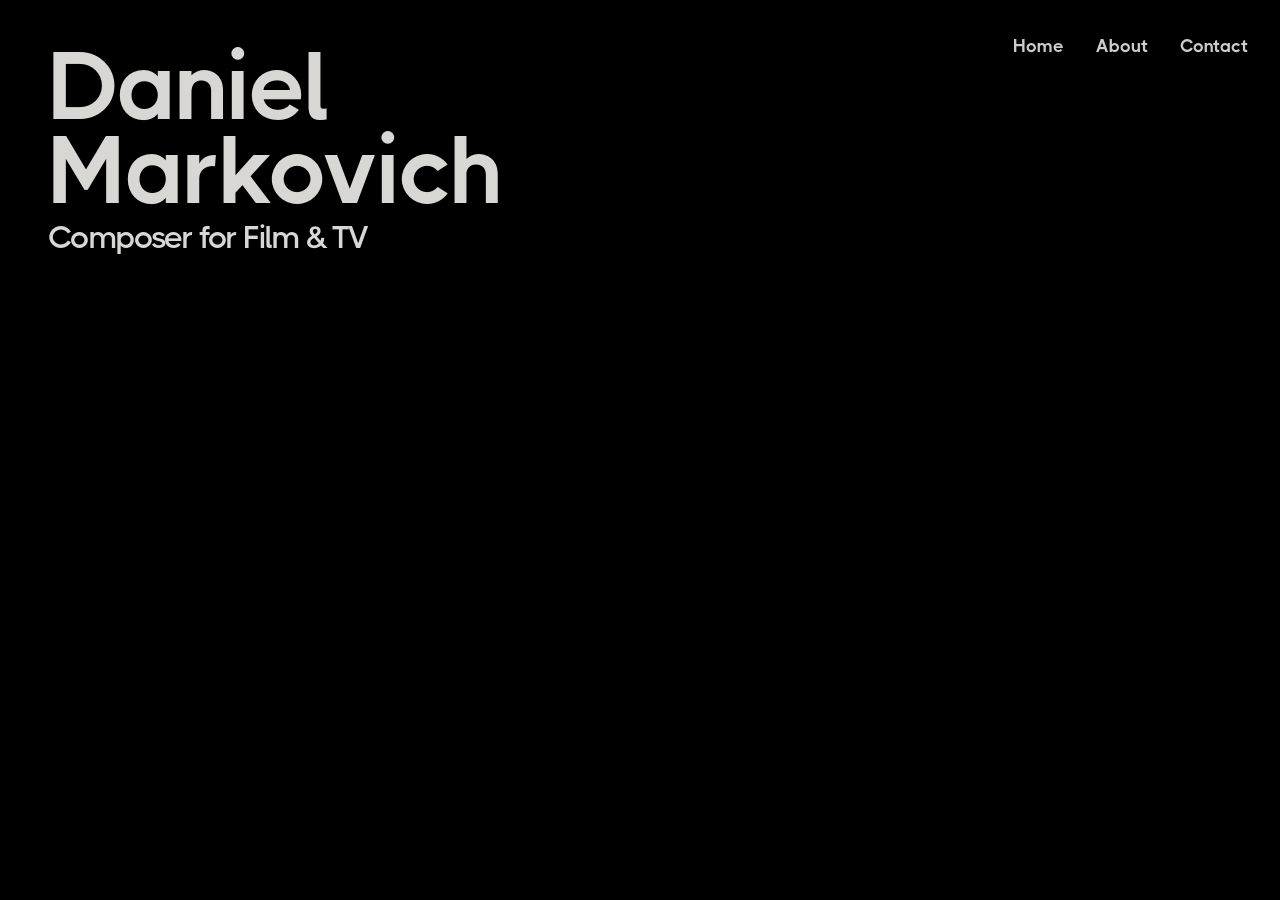
<file: index.html>
<!DOCTYPE html><!--ZSqJKlTxPITEJBtaMTZE0--><html lang="en"><head><meta charSet="utf-8"/><meta name="viewport" content="width=device-width, initial-scale=1"/><link rel="preload" href="/_next/static/media/2a65768255d6b625-s.p.d19752fb.woff2" as="font" crossorigin="" type="font/woff2"/><link rel="preload" href="/_next/static/media/THICCCBOI_Bold-s.p.1d362021.woff2" as="font" crossorigin="" type="font/woff2"/><link rel="preload" href="/_next/static/media/THICCCBOI_ExtraBold-s.p.845af343.woff2" as="font" crossorigin="" type="font/woff2"/><link rel="preload" href="/_next/static/media/THICCCBOI_Light-s.p.bb41b683.woff2" as="font" crossorigin="" type="font/woff2"/><link rel="preload" href="/_next/static/media/THICCCBOI_Medium-s.p.b6a790bf.woff2" as="font" crossorigin="" type="font/woff2"/><link rel="preload" href="/_next/static/media/THICCCBOI_Regular-s.p.f8aed913.woff2" as="font" crossorigin="" type="font/woff2"/><link rel="preload" href="/_next/static/media/THICCCBOI_SemiBold-s.p.fd61abfc.woff2" as="font" crossorigin="" type="font/woff2"/><link rel="preload" href="/_next/static/media/THICCCBOI_Thin-s.p.7f21b51b.woff2" as="font" crossorigin="" type="font/woff2"/><link rel="stylesheet" href="/_next/static/chunks/7734adfcabc94554.css" data-precedence="next"/><link rel="preload" as="script" fetchPriority="low" href="/_next/static/chunks/05525d53710bbee3.js"/><script src="/_next/static/chunks/aee6c7720838f8a2.js" async=""></script><script src="/_next/static/chunks/96462da549a7935a.js" async=""></script><script src="/_next/static/chunks/turbopack-8db42b9862523b22.js" async=""></script><script src="/_next/static/chunks/ff1a16fafef87110.js" async=""></script><script src="/_next/static/chunks/d2be314c3ece3fbe.js" async=""></script><script src="/_next/static/chunks/424c0bbc38637cae.js" async=""></script><script src="/_next/static/chunks/b9c2fa735d820fc2.js" async=""></script><meta name="next-size-adjust" content=""/><title>Daniel Markovich — Composer for Film &amp; TV</title><meta name="description" content="Daniel Markovich is a film and television composer known for evocative, cinematic scores. Explore his work, biography, and contact information."/><meta property="og:title" content="Daniel Markovich — Composer for Film &amp; TV"/><meta property="og:description" content="Daniel Markovich is a film and television composer known for evocative, cinematic scores. Explore his work, biography, and contact information."/><meta property="og:url" content="https://danielmarkovichmusic.com"/><meta property="og:site_name" content="Daniel Markovich"/><meta property="og:image" content="https://danielmarkovichmusic.com/images/og-image.jpg"/><meta property="og:image:width" content="1200"/><meta property="og:image:height" content="630"/><meta property="og:image:alt" content="Daniel Markovich"/><meta property="og:type" content="website"/><meta name="twitter:card" content="summary_large_image"/><meta name="twitter:title" content="Daniel Markovich — Composer for Film &amp; TV"/><meta name="twitter:description" content="Daniel Markovich is a film and television composer known for evocative, cinematic scores. Explore his work, biography, and contact information."/><meta name="twitter:image" content="https://danielmarkovichmusic.com/images/og-image.jpg"/><link rel="icon" href="/favicon.ico?favicon.0b3bf435.ico" sizes="256x256" type="image/x-icon"/><script type="application/ld+json">{"@context":"https://schema.org","@type":"Person","name":"Daniel Markovich","url":"https://danielmarkovichmusic.com","jobTitle":"Film & Television Composer","email":"Info@danielmarkovichmusic.com","sameAs":["https://www.imdb.com/name/nm6374517/?ref_=nmmi_mi_nm","https://www.facebook.com/danielmarkovichmusic","https://open.spotify.com/artist/3xcvojB46aJbmjMOVGionz"]}</script><script src="/_next/static/chunks/a6dad97d9634a72d.js" noModule=""></script></head><body class="playfair_display_18d65c3-module__oJeUZa__variable thicccboi_7edf66f5-module___HDJ3a__variable antialiased"><div hidden=""><!--$--><!--/$--></div><div class="relative h-dvh w-full overflow-hidden bg-black [&amp;_*]:!cursor-none [&amp;_nav]:!cursor-auto [&amp;_nav_*]:!cursor-pointer" style="cursor:none"><video src="/videos/BadBoy_Placeholder.mp4" muted="" autoPlay="" loop="" playsInline="" class="absolute inset-0 h-full w-full object-cover"></video><div class="pointer-events-none absolute inset-0 z-10 bg-gradient-to-r from-black/50 via-transparent to-transparent"></div><div class="pointer-events-none absolute inset-0 z-10 bg-gradient-to-t from-black/40 via-transparent to-transparent"></div><div><nav class="absolute right-8 top-8 z-30 flex items-center gap-8"><span class="font-[family-name:var(--font-thicccboi)] font-bold text-lg tracking-normal text-white/80 transition-colors hover:text-white cursor-pointer">About</span><span class="font-[family-name:var(--font-thicccboi)] font-bold text-lg tracking-normal text-white/80 transition-colors hover:text-white cursor-pointer">Contact</span></nav></div><div class="pointer-events-none absolute left-8 z-20 md:left-12" style="top:5%"><h1 class="font-[family-name:var(--font-thicccboi)] font-bold leading-[0.88] text-[#D9D7D4]">Daniel<br/>Markovich</h1><p class="mt-4 font-[family-name:var(--font-thicccboi)] font-semibold tracking-tighter text-[#D9D7D4]" style="font-weight:600">Composer for Film &amp; TV</p></div></div><!--$--><!--/$--><script src="/_next/static/chunks/05525d53710bbee3.js" id="_R_" async=""></script><script>(self.__next_f=self.__next_f||[]).push([0])</script><script>self.__next_f.push([1,"1:\"$Sreact.fragment\"\n2:I[39756,[\"/_next/static/chunks/ff1a16fafef87110.js\",\"/_next/static/chunks/d2be314c3ece3fbe.js\"],\"default\"]\n3:I[37457,[\"/_next/static/chunks/ff1a16fafef87110.js\",\"/_next/static/chunks/d2be314c3ece3fbe.js\"],\"default\"]\n4:I[91387,[\"/_next/static/chunks/424c0bbc38637cae.js\",\"/_next/static/chunks/b9c2fa735d820fc2.js\"],\"default\"]\n5:I[97367,[\"/_next/static/chunks/ff1a16fafef87110.js\",\"/_next/static/chunks/d2be314c3ece3fbe.js\"],\"OutletBoundary\"]\n6:\"$Sreact.suspense\"\n8:I[97367,[\"/_next/static/chunks/ff1a16fafef87110.js\",\"/_next/static/chunks/d2be314c3ece3fbe.js\"],\"ViewportBoundary\"]\na:I[97367,[\"/_next/static/chunks/ff1a16fafef87110.js\",\"/_next/static/chunks/d2be314c3ece3fbe.js\"],\"MetadataBoundary\"]\nc:I[68027,[],\"default\"]\n:HL[\"/_next/static/chunks/7734adfcabc94554.css\",\"style\"]\n:HL[\"/_next/static/media/2a65768255d6b625-s.p.d19752fb.woff2\",\"font\",{\"crossOrigin\":\"\",\"type\":\"font/woff2\"}]\n:HL[\"/_next/static/media/THICCCBOI_Bold-s.p.1d362021.woff2\",\"font\",{\"crossOrigin\":\"\",\"type\":\"font/woff2\"}]\n:HL[\"/_next/static/media/THICCCBOI_ExtraBold-s.p.845af343.woff2\",\"font\",{\"crossOrigin\":\"\",\"type\":\"font/woff2\"}]\n:HL[\"/_next/static/media/THICCCBOI_Light-s.p.bb41b683.woff2\",\"font\",{\"crossOrigin\":\"\",\"type\":\"font/woff2\"}]\n:HL[\"/_next/static/media/THICCCBOI_Medium-s.p.b6a790bf.woff2\",\"font\",{\"crossOrigin\":\"\",\"type\":\"font/woff2\"}]\n:HL[\"/_next/static/media/THICCCBOI_Regular-s.p.f8aed913.woff2\",\"font\",{\"crossOrigin\":\"\",\"type\":\"font/woff2\"}]\n:HL[\"/_next/static/media/THICCCBOI_SemiBold-s.p.fd61abfc.woff2\",\"font\",{\"crossOrigin\":\"\",\"type\":\"font/woff2\"}]\n:HL[\"/_next/static/media/THICCCBOI_Thin-s.p.7f21b51b.woff2\",\"font\",{\"crossOrigin\":\"\",\"type\":\"font/woff2\"}]\n"])</script><script>self.__next_f.push([1,"0:{\"P\":null,\"b\":\"ZSqJKlTxPITEJBtaMTZE0\",\"c\":[\"\",\"\"],\"q\":\"\",\"i\":false,\"f\":[[[\"\",{\"children\":[\"__PAGE__\",{}]},\"$undefined\",\"$undefined\",true],[[\"$\",\"$1\",\"c\",{\"children\":[[[\"$\",\"link\",\"0\",{\"rel\":\"stylesheet\",\"href\":\"/_next/static/chunks/7734adfcabc94554.css\",\"precedence\":\"next\",\"crossOrigin\":\"$undefined\",\"nonce\":\"$undefined\"}]],[\"$\",\"html\",null,{\"lang\":\"en\",\"children\":[[\"$\",\"head\",null,{\"children\":[\"$\",\"script\",null,{\"type\":\"application/ld+json\",\"dangerouslySetInnerHTML\":{\"__html\":\"{\\\"@context\\\":\\\"https://schema.org\\\",\\\"@type\\\":\\\"Person\\\",\\\"name\\\":\\\"Daniel Markovich\\\",\\\"url\\\":\\\"https://danielmarkovichmusic.com\\\",\\\"jobTitle\\\":\\\"Film \u0026 Television Composer\\\",\\\"email\\\":\\\"Info@danielmarkovichmusic.com\\\",\\\"sameAs\\\":[\\\"https://www.imdb.com/name/nm6374517/?ref_=nmmi_mi_nm\\\",\\\"https://www.facebook.com/danielmarkovichmusic\\\",\\\"https://open.spotify.com/artist/3xcvojB46aJbmjMOVGionz\\\"]}\"}}]}],[\"$\",\"body\",null,{\"className\":\"playfair_display_18d65c3-module__oJeUZa__variable thicccboi_7edf66f5-module___HDJ3a__variable antialiased\",\"children\":[\"$\",\"$L2\",null,{\"parallelRouterKey\":\"children\",\"error\":\"$undefined\",\"errorStyles\":\"$undefined\",\"errorScripts\":\"$undefined\",\"template\":[\"$\",\"$L3\",null,{}],\"templateStyles\":\"$undefined\",\"templateScripts\":\"$undefined\",\"notFound\":[[[\"$\",\"title\",null,{\"children\":\"404: This page could not be found.\"}],[\"$\",\"div\",null,{\"style\":{\"fontFamily\":\"system-ui,\\\"Segoe UI\\\",Roboto,Helvetica,Arial,sans-serif,\\\"Apple Color Emoji\\\",\\\"Segoe UI Emoji\\\"\",\"height\":\"100vh\",\"textAlign\":\"center\",\"display\":\"flex\",\"flexDirection\":\"column\",\"alignItems\":\"center\",\"justifyContent\":\"center\"},\"children\":[\"$\",\"div\",null,{\"children\":[[\"$\",\"style\",null,{\"dangerouslySetInnerHTML\":{\"__html\":\"body{color:#000;background:#fff;margin:0}.next-error-h1{border-right:1px solid rgba(0,0,0,.3)}@media (prefers-color-scheme:dark){body{color:#fff;background:#000}.next-error-h1{border-right:1px solid rgba(255,255,255,.3)}}\"}}],[\"$\",\"h1\",null,{\"className\":\"next-error-h1\",\"style\":{\"display\":\"inline-block\",\"margin\":\"0 20px 0 0\",\"padding\":\"0 23px 0 0\",\"fontSize\":24,\"fontWeight\":500,\"verticalAlign\":\"top\",\"lineHeight\":\"49px\"},\"children\":404}],[\"$\",\"div\",null,{\"style\":{\"display\":\"inline-block\"},\"children\":[\"$\",\"h2\",null,{\"style\":{\"fontSize\":14,\"fontWeight\":400,\"lineHeight\":\"49px\",\"margin\":0},\"children\":\"This page could not be found.\"}]}]]}]}]],[]],\"forbidden\":\"$undefined\",\"unauthorized\":\"$undefined\"}]}]]}]]}],{\"children\":[[\"$\",\"$1\",\"c\",{\"children\":[[\"$\",\"$L4\",null,{}],[[\"$\",\"script\",\"script-0\",{\"src\":\"/_next/static/chunks/424c0bbc38637cae.js\",\"async\":true,\"nonce\":\"$undefined\"}],[\"$\",\"script\",\"script-1\",{\"src\":\"/_next/static/chunks/b9c2fa735d820fc2.js\",\"async\":true,\"nonce\":\"$undefined\"}]],[\"$\",\"$L5\",null,{\"children\":[\"$\",\"$6\",null,{\"name\":\"Next.MetadataOutlet\",\"children\":\"$@7\"}]}]]}],{},null,false,false]},null,false,false],[\"$\",\"$1\",\"h\",{\"children\":[null,[\"$\",\"$L8\",null,{\"children\":\"$L9\"}],[\"$\",\"div\",null,{\"hidden\":true,\"children\":[\"$\",\"$La\",null,{\"children\":[\"$\",\"$6\",null,{\"name\":\"Next.Metadata\",\"children\":\"$Lb\"}]}]}],[\"$\",\"meta\",null,{\"name\":\"next-size-adjust\",\"content\":\"\"}]]}],false]],\"m\":\"$undefined\",\"G\":[\"$c\",[]],\"S\":true}\n"])</script><script>self.__next_f.push([1,"9:[[\"$\",\"meta\",\"0\",{\"charSet\":\"utf-8\"}],[\"$\",\"meta\",\"1\",{\"name\":\"viewport\",\"content\":\"width=device-width, initial-scale=1\"}]]\n"])</script><script>self.__next_f.push([1,"d:I[27201,[\"/_next/static/chunks/ff1a16fafef87110.js\",\"/_next/static/chunks/d2be314c3ece3fbe.js\"],\"IconMark\"]\n7:null\n"])</script><script>self.__next_f.push([1,"b:[[\"$\",\"title\",\"0\",{\"children\":\"Daniel Markovich — Composer for Film \u0026 TV\"}],[\"$\",\"meta\",\"1\",{\"name\":\"description\",\"content\":\"Daniel Markovich is a film and television composer known for evocative, cinematic scores. Explore his work, biography, and contact information.\"}],[\"$\",\"meta\",\"2\",{\"property\":\"og:title\",\"content\":\"Daniel Markovich — Composer for Film \u0026 TV\"}],[\"$\",\"meta\",\"3\",{\"property\":\"og:description\",\"content\":\"Daniel Markovich is a film and television composer known for evocative, cinematic scores. Explore his work, biography, and contact information.\"}],[\"$\",\"meta\",\"4\",{\"property\":\"og:url\",\"content\":\"https://danielmarkovichmusic.com\"}],[\"$\",\"meta\",\"5\",{\"property\":\"og:site_name\",\"content\":\"Daniel Markovich\"}],[\"$\",\"meta\",\"6\",{\"property\":\"og:image\",\"content\":\"https://danielmarkovichmusic.com/images/og-image.jpg\"}],[\"$\",\"meta\",\"7\",{\"property\":\"og:image:width\",\"content\":\"1200\"}],[\"$\",\"meta\",\"8\",{\"property\":\"og:image:height\",\"content\":\"630\"}],[\"$\",\"meta\",\"9\",{\"property\":\"og:image:alt\",\"content\":\"Daniel Markovich\"}],[\"$\",\"meta\",\"10\",{\"property\":\"og:type\",\"content\":\"website\"}],[\"$\",\"meta\",\"11\",{\"name\":\"twitter:card\",\"content\":\"summary_large_image\"}],[\"$\",\"meta\",\"12\",{\"name\":\"twitter:title\",\"content\":\"Daniel Markovich — Composer for Film \u0026 TV\"}],[\"$\",\"meta\",\"13\",{\"name\":\"twitter:description\",\"content\":\"Daniel Markovich is a film and television composer known for evocative, cinematic scores. Explore his work, biography, and contact information.\"}],[\"$\",\"meta\",\"14\",{\"name\":\"twitter:image\",\"content\":\"https://danielmarkovichmusic.com/images/og-image.jpg\"}],[\"$\",\"link\",\"15\",{\"rel\":\"icon\",\"href\":\"/favicon.ico?favicon.0b3bf435.ico\",\"sizes\":\"256x256\",\"type\":\"image/x-icon\"}],[\"$\",\"$Ld\",\"16\",{}]]\n"])</script></body></html>
</file>
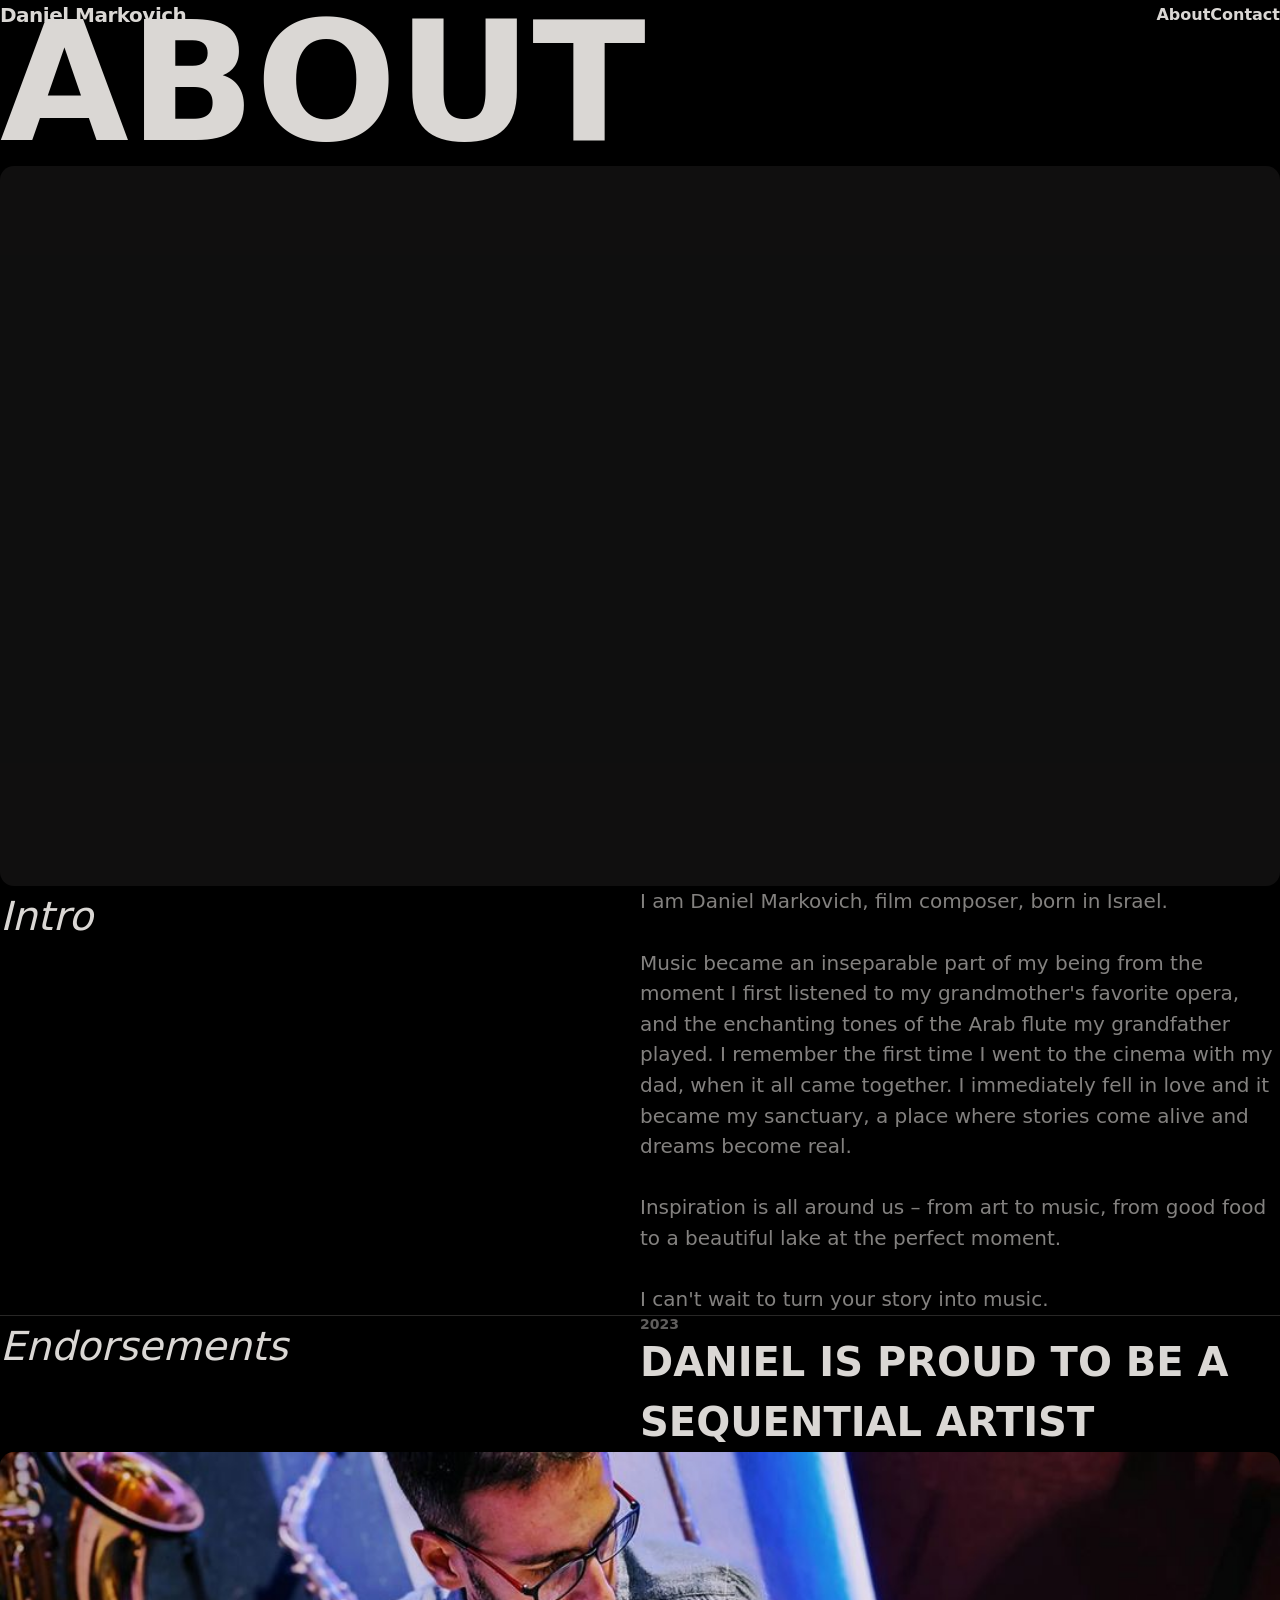
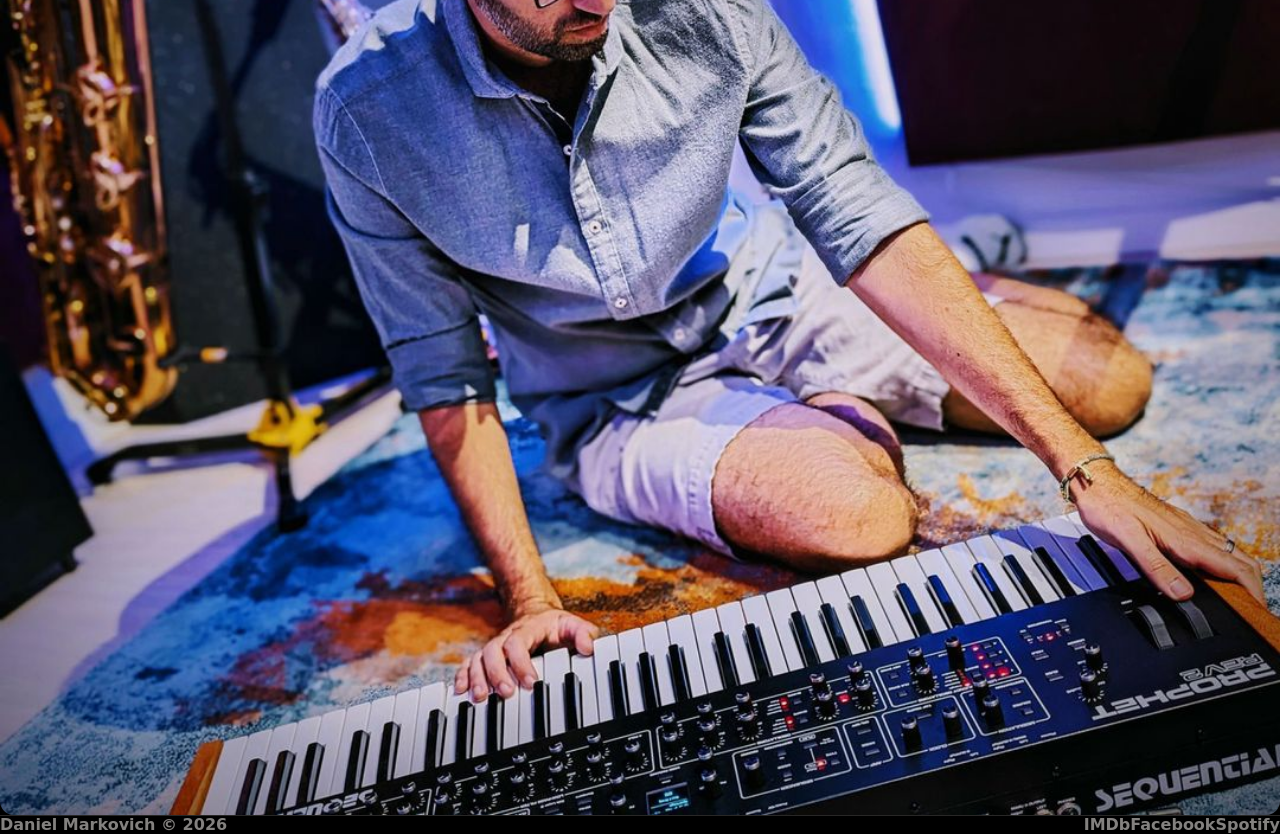
<file: about.html>
<!DOCTYPE html><!--ZSqJKlTxPITEJBtaMTZE0--><html lang="en"><head><meta charSet="utf-8"/><meta name="viewport" content="width=device-width, initial-scale=1"/><link rel="preload" href="/_next/static/media/2a65768255d6b625-s.p.d19752fb.woff2" as="font" crossorigin="" type="font/woff2"/><link rel="preload" href="/_next/static/media/THICCCBOI_Bold-s.p.1d362021.woff2" as="font" crossorigin="" type="font/woff2"/><link rel="preload" href="/_next/static/media/THICCCBOI_ExtraBold-s.p.845af343.woff2" as="font" crossorigin="" type="font/woff2"/><link rel="preload" href="/_next/static/media/THICCCBOI_Light-s.p.bb41b683.woff2" as="font" crossorigin="" type="font/woff2"/><link rel="preload" href="/_next/static/media/THICCCBOI_Medium-s.p.b6a790bf.woff2" as="font" crossorigin="" type="font/woff2"/><link rel="preload" href="/_next/static/media/THICCCBOI_Regular-s.p.f8aed913.woff2" as="font" crossorigin="" type="font/woff2"/><link rel="preload" href="/_next/static/media/THICCCBOI_SemiBold-s.p.fd61abfc.woff2" as="font" crossorigin="" type="font/woff2"/><link rel="preload" href="/_next/static/media/THICCCBOI_Thin-s.p.7f21b51b.woff2" as="font" crossorigin="" type="font/woff2"/><link rel="preload" as="image" href="/images/daniel-portrait.jpg"/><link rel="stylesheet" href="/_next/static/chunks/7734adfcabc94554.css" data-precedence="next"/><link rel="preload" as="script" fetchPriority="low" href="/_next/static/chunks/05525d53710bbee3.js"/><script src="/_next/static/chunks/aee6c7720838f8a2.js" async=""></script><script src="/_next/static/chunks/96462da549a7935a.js" async=""></script><script src="/_next/static/chunks/turbopack-8db42b9862523b22.js" async=""></script><script src="/_next/static/chunks/ff1a16fafef87110.js" async=""></script><script src="/_next/static/chunks/d2be314c3ece3fbe.js" async=""></script><script src="/_next/static/chunks/c04cb6e95b02b6e7.js" async=""></script><meta name="next-size-adjust" content=""/><title>About Daniel Markovich - Composer for Film &amp; TV</title><meta name="description" content="Capturing emotion and drama through music—Discover Daniel Markovich&#x27;s signature sound for films and TV shows."/><meta property="og:title" content="Daniel Markovich — Composer for Film &amp; TV"/><meta property="og:description" content="Daniel Markovich is a film and television composer known for evocative, cinematic scores. Explore his work, biography, and contact information."/><meta property="og:url" content="https://danielmarkovichmusic.com"/><meta property="og:site_name" content="Daniel Markovich"/><meta property="og:image" content="https://danielmarkovichmusic.com/images/og-image.jpg"/><meta property="og:image:width" content="1200"/><meta property="og:image:height" content="630"/><meta property="og:image:alt" content="Daniel Markovich"/><meta property="og:type" content="website"/><meta name="twitter:card" content="summary_large_image"/><meta name="twitter:title" content="Daniel Markovich — Composer for Film &amp; TV"/><meta name="twitter:description" content="Daniel Markovich is a film and television composer known for evocative, cinematic scores. Explore his work, biography, and contact information."/><meta name="twitter:image" content="https://danielmarkovichmusic.com/images/og-image.jpg"/><link rel="icon" href="/favicon.ico?favicon.0b3bf435.ico" sizes="256x256" type="image/x-icon"/><script type="application/ld+json">{"@context":"https://schema.org","@type":"Person","name":"Daniel Markovich","url":"https://danielmarkovichmusic.com","jobTitle":"Film & Television Composer","email":"Info@danielmarkovichmusic.com","sameAs":["https://www.imdb.com/name/nm6374517/?ref_=nmmi_mi_nm","https://www.facebook.com/danielmarkovichmusic","https://open.spotify.com/artist/3xcvojB46aJbmjMOVGionz"]}</script><script src="/_next/static/chunks/a6dad97d9634a72d.js" noModule=""></script></head><body class="playfair_display_18d65c3-module__oJeUZa__variable thicccboi_7edf66f5-module___HDJ3a__variable antialiased"><div hidden=""><!--$--><!--/$--></div><div class="flex min-h-dvh flex-col bg-black"><nav class="fixed left-0 right-0 top-0 z-50 flex flex-col items-center justify-center px-[1.7vw] py-[15px]"><div class="flex w-full items-center justify-between"><div class="flex items-center justify-center"><a class="px-[5px] py-[10px]" href="/"><span class="font-[family-name:var(--font-playfair)] text-[18px] font-semibold tracking-tight text-cream md:text-[20px]">Daniel Markovich</span></a></div><div class="flex items-center justify-center"><a class="px-[22px] py-[16px] text-[16px] font-semibold leading-[110%] no-underline transition-colors duration-300 text-cream" href="/about">About</a><a class="px-[22px] py-[16px] text-[16px] font-semibold leading-[110%] no-underline transition-colors duration-300 text-cream hover:text-cream" href="/contact">Contact</a></div></div></nav><section class="flex flex-col items-start justify-end px-[1.7vw] pb-[1.7vw] pt-[150px] sm:pt-[190px] lg:pt-[240px]"><div class="flex overflow-hidden"><h1 class="font-[family-name:var(--font-playfair)] text-[13vw] font-bold uppercase leading-none text-cream">About</h1></div></section><section class="flex flex-1 flex-col justify-center px-[1.7vw]"><div class="hidden md:block"><div class="min-h-[720px] overflow-hidden rounded-[14px] bg-cream/7"><video autoPlay="" loop="" muted="" playsInline="" class="h-full w-full object-cover" style="min-height:720px"><source src="/videos/about-bg.mp4" type="video/mp4"/></video></div></div><div class="block md:hidden"><div class="overflow-hidden rounded-[1px] bg-cream/7"><video autoPlay="" loop="" muted="" playsInline="" class="h-full w-full object-cover"><source src="/videos/about-bg.mp4" type="video/mp4"/></video></div></div><div class="grid grid-cols-1 items-start gap-0 border-b border-cream/18 py-[45px] sm:py-[60px] md:grid-cols-2 lg:py-[100px]"><h3 class="mb-4 font-[family-name:var(--font-playfair)] text-[26px] font-normal italic text-cream sm:text-[28px] md:mb-0 md:mr-[22px] md:text-[32px] lg:text-[40px]">Intro</h3><div class="-mb-[35px] w-full max-w-[800px]"><p class="mb-[35px] text-[18px] leading-[153%] text-cream/60 md:text-[20px]">I am Daniel Markovich, film composer, born in Israel.<br/><br/>Music became an inseparable part of my being from the moment I first listened to my grandmother's favorite opera, and the enchanting tones of the Arab flute my grandfather played. I remember the first time I went to the cinema with my dad, when it all came together. I immediately fell in love and it became my sanctuary, a place where stories come alive and dreams become real.<br/><br/>Inspiration is all around us – from art to music, from good food to a beautiful lake at the perfect moment.<br/><br/>I can't wait to turn your story into music.</p></div></div><div class="grid grid-cols-1 items-start gap-0 py-[45px] sm:py-[60px] md:grid-cols-2 lg:py-[100px]"><h3 class="mb-4 font-[family-name:var(--font-playfair)] text-[26px] font-normal italic text-cream sm:text-[28px] md:mb-0 md:mr-[22px] md:text-[32px] lg:text-[40px]">Endorsements</h3><div class="w-full max-w-[800px]"><div class="mb-[70px]"><div class="mb-[18px] mt-[5px] text-[14px] font-semibold leading-[115%] text-cream/44">2023</div><a href="https://www.sequential.com/daniel-markovich/" target="_blank" rel="noopener noreferrer" class="block pr-0 no-underline md:pr-[140px]"><h3 class="mb-[15px] text-[26px] font-bold uppercase text-cream no-underline transition-colors duration-300 hover:text-cream/60 sm:text-[28px] md:text-[32px] lg:text-[40px]">Daniel is proud to be a sequential artist</h3></a></div></div></div><img alt="Daniel Markovich" width="1500" height="1000" decoding="async" data-nimg="1" class="w-full rounded-[14px]" style="color:transparent" src="/images/daniel-portrait.jpg"/></section><section class="px-[1.7vw]"><div class="flex flex-col items-end justify-end border-b border-cream/18 pb-[30px] pt-[260px]"></div></section><footer class="mt-auto flex flex-col items-end overflow-hidden px-[1.7vw] py-[20px] sm:flex-row sm:items-center sm:justify-between"><div class="-mx-[12px] flex items-center justify-center"><span class="px-[22px] py-[16px] text-[16px] font-semibold leading-[110%] text-cream/60 transition-colors duration-300 hover:text-cream">Daniel Markovich © <!-- -->2026</span></div><div class="-mx-[12px] flex flex-col items-end sm:flex-row sm:items-center"><a href="https://www.imdb.com/name/nm6374517/?ref_=nmmi_mi_nm" target="_blank" rel="noopener noreferrer" class="px-[22px] py-[16px] text-[16px] font-semibold leading-[110%] text-cream/60 no-underline transition-colors duration-300 hover:text-cream">IMDb</a><a href="https://www.facebook.com/danielmarkovichmusic" target="_blank" rel="noopener noreferrer" class="px-[22px] py-[16px] text-[16px] font-semibold leading-[110%] text-cream/60 no-underline transition-colors duration-300 hover:text-cream">Facebook</a><a href="https://open.spotify.com/artist/3xcvojB46aJbmjMOVGionz" target="_blank" rel="noopener noreferrer" class="px-[22px] py-[16px] text-[16px] font-semibold leading-[110%] text-cream/60 no-underline transition-colors duration-300 hover:text-cream">Spotify</a></div></footer></div><!--$--><!--/$--><script src="/_next/static/chunks/05525d53710bbee3.js" id="_R_" async=""></script><script>(self.__next_f=self.__next_f||[]).push([0])</script><script>self.__next_f.push([1,"1:\"$Sreact.fragment\"\n2:I[39756,[\"/_next/static/chunks/ff1a16fafef87110.js\",\"/_next/static/chunks/d2be314c3ece3fbe.js\"],\"default\"]\n3:I[37457,[\"/_next/static/chunks/ff1a16fafef87110.js\",\"/_next/static/chunks/d2be314c3ece3fbe.js\"],\"default\"]\n4:I[27243,[\"/_next/static/chunks/c04cb6e95b02b6e7.js\"],\"default\"]\nc:I[68027,[],\"default\"]\n:HL[\"/_next/static/chunks/7734adfcabc94554.css\",\"style\"]\n:HL[\"/_next/static/media/2a65768255d6b625-s.p.d19752fb.woff2\",\"font\",{\"crossOrigin\":\"\",\"type\":\"font/woff2\"}]\n:HL[\"/_next/static/media/THICCCBOI_Bold-s.p.1d362021.woff2\",\"font\",{\"crossOrigin\":\"\",\"type\":\"font/woff2\"}]\n:HL[\"/_next/static/media/THICCCBOI_ExtraBold-s.p.845af343.woff2\",\"font\",{\"crossOrigin\":\"\",\"type\":\"font/woff2\"}]\n:HL[\"/_next/static/media/THICCCBOI_Light-s.p.bb41b683.woff2\",\"font\",{\"crossOrigin\":\"\",\"type\":\"font/woff2\"}]\n:HL[\"/_next/static/media/THICCCBOI_Medium-s.p.b6a790bf.woff2\",\"font\",{\"crossOrigin\":\"\",\"type\":\"font/woff2\"}]\n:HL[\"/_next/static/media/THICCCBOI_Regular-s.p.f8aed913.woff2\",\"font\",{\"crossOrigin\":\"\",\"type\":\"font/woff2\"}]\n:HL[\"/_next/static/media/THICCCBOI_SemiBold-s.p.fd61abfc.woff2\",\"font\",{\"crossOrigin\":\"\",\"type\":\"font/woff2\"}]\n:HL[\"/_next/static/media/THICCCBOI_Thin-s.p.7f21b51b.woff2\",\"font\",{\"crossOrigin\":\"\",\"type\":\"font/woff2\"}]\n"])</script><script>self.__next_f.push([1,"0:{\"P\":null,\"b\":\"ZSqJKlTxPITEJBtaMTZE0\",\"c\":[\"\",\"about\"],\"q\":\"\",\"i\":false,\"f\":[[[\"\",{\"children\":[\"about\",{\"children\":[\"__PAGE__\",{}]}]},\"$undefined\",\"$undefined\",true],[[\"$\",\"$1\",\"c\",{\"children\":[[[\"$\",\"link\",\"0\",{\"rel\":\"stylesheet\",\"href\":\"/_next/static/chunks/7734adfcabc94554.css\",\"precedence\":\"next\",\"crossOrigin\":\"$undefined\",\"nonce\":\"$undefined\"}]],[\"$\",\"html\",null,{\"lang\":\"en\",\"children\":[[\"$\",\"head\",null,{\"children\":[\"$\",\"script\",null,{\"type\":\"application/ld+json\",\"dangerouslySetInnerHTML\":{\"__html\":\"{\\\"@context\\\":\\\"https://schema.org\\\",\\\"@type\\\":\\\"Person\\\",\\\"name\\\":\\\"Daniel Markovich\\\",\\\"url\\\":\\\"https://danielmarkovichmusic.com\\\",\\\"jobTitle\\\":\\\"Film \u0026 Television Composer\\\",\\\"email\\\":\\\"Info@danielmarkovichmusic.com\\\",\\\"sameAs\\\":[\\\"https://www.imdb.com/name/nm6374517/?ref_=nmmi_mi_nm\\\",\\\"https://www.facebook.com/danielmarkovichmusic\\\",\\\"https://open.spotify.com/artist/3xcvojB46aJbmjMOVGionz\\\"]}\"}}]}],[\"$\",\"body\",null,{\"className\":\"playfair_display_18d65c3-module__oJeUZa__variable thicccboi_7edf66f5-module___HDJ3a__variable antialiased\",\"children\":[\"$\",\"$L2\",null,{\"parallelRouterKey\":\"children\",\"error\":\"$undefined\",\"errorStyles\":\"$undefined\",\"errorScripts\":\"$undefined\",\"template\":[\"$\",\"$L3\",null,{}],\"templateStyles\":\"$undefined\",\"templateScripts\":\"$undefined\",\"notFound\":[[[\"$\",\"title\",null,{\"children\":\"404: This page could not be found.\"}],[\"$\",\"div\",null,{\"style\":{\"fontFamily\":\"system-ui,\\\"Segoe UI\\\",Roboto,Helvetica,Arial,sans-serif,\\\"Apple Color Emoji\\\",\\\"Segoe UI Emoji\\\"\",\"height\":\"100vh\",\"textAlign\":\"center\",\"display\":\"flex\",\"flexDirection\":\"column\",\"alignItems\":\"center\",\"justifyContent\":\"center\"},\"children\":[\"$\",\"div\",null,{\"children\":[[\"$\",\"style\",null,{\"dangerouslySetInnerHTML\":{\"__html\":\"body{color:#000;background:#fff;margin:0}.next-error-h1{border-right:1px solid rgba(0,0,0,.3)}@media (prefers-color-scheme:dark){body{color:#fff;background:#000}.next-error-h1{border-right:1px solid rgba(255,255,255,.3)}}\"}}],[\"$\",\"h1\",null,{\"className\":\"next-error-h1\",\"style\":{\"display\":\"inline-block\",\"margin\":\"0 20px 0 0\",\"padding\":\"0 23px 0 0\",\"fontSize\":24,\"fontWeight\":500,\"verticalAlign\":\"top\",\"lineHeight\":\"49px\"},\"children\":404}],[\"$\",\"div\",null,{\"style\":{\"display\":\"inline-block\"},\"children\":[\"$\",\"h2\",null,{\"style\":{\"fontSize\":14,\"fontWeight\":400,\"lineHeight\":\"49px\",\"margin\":0},\"children\":\"This page could not be found.\"}]}]]}]}]],[]],\"forbidden\":\"$undefined\",\"unauthorized\":\"$undefined\"}]}]]}]]}],{\"children\":[[\"$\",\"$1\",\"c\",{\"children\":[null,[\"$\",\"$L2\",null,{\"parallelRouterKey\":\"children\",\"error\":\"$undefined\",\"errorStyles\":\"$undefined\",\"errorScripts\":\"$undefined\",\"template\":[\"$\",\"$L3\",null,{}],\"templateStyles\":\"$undefined\",\"templateScripts\":\"$undefined\",\"notFound\":\"$undefined\",\"forbidden\":\"$undefined\",\"unauthorized\":\"$undefined\"}]]}],{\"children\":[[\"$\",\"$1\",\"c\",{\"children\":[[\"$\",\"div\",null,{\"className\":\"flex min-h-dvh flex-col bg-black\",\"children\":[[\"$\",\"$L4\",null,{}],[\"$\",\"section\",null,{\"className\":\"flex flex-col items-start justify-end px-[1.7vw] pb-[1.7vw] pt-[150px] sm:pt-[190px] lg:pt-[240px]\",\"children\":[\"$\",\"div\",null,{\"className\":\"flex overflow-hidden\",\"children\":[\"$\",\"h1\",null,{\"className\":\"font-[family-name:var(--font-playfair)] text-[13vw] font-bold uppercase leading-none text-cream\",\"children\":\"About\"}]}]}],[\"$\",\"section\",null,{\"className\":\"flex flex-1 flex-col justify-center px-[1.7vw]\",\"children\":[[\"$\",\"div\",null,{\"className\":\"hidden md:block\",\"children\":[\"$\",\"div\",null,{\"className\":\"min-h-[720px] overflow-hidden rounded-[14px] bg-cream/7\",\"children\":[\"$\",\"video\",null,{\"autoPlay\":true,\"loop\":true,\"muted\":true,\"playsInline\":true,\"className\":\"h-full w-full object-cover\",\"style\":{\"minHeight\":\"720px\"},\"children\":[\"$\",\"source\",null,{\"src\":\"/videos/about-bg.mp4\",\"type\":\"video/mp4\"}]}]}]}],[\"$\",\"div\",null,{\"className\":\"block md:hidden\",\"children\":[\"$\",\"div\",null,{\"className\":\"overflow-hidden rounded-[1px] bg-cream/7\",\"children\":[\"$\",\"video\",null,{\"autoPlay\":true,\"loop\":true,\"muted\":true,\"playsInline\":true,\"className\":\"h-full w-full object-cover\",\"children\":[\"$\",\"source\",null,{\"src\":\"/videos/about-bg.mp4\",\"type\":\"video/mp4\"}]}]}]}],[\"$\",\"div\",null,{\"className\":\"grid grid-cols-1 items-start gap-0 border-b border-cream/18 py-[45px] sm:py-[60px] md:grid-cols-2 lg:py-[100px]\",\"children\":[[\"$\",\"h3\",null,{\"className\":\"mb-4 font-[family-name:var(--font-playfair)] text-[26px] font-normal italic text-cream sm:text-[28px] md:mb-0 md:mr-[22px] md:text-[32px] lg:text-[40px]\",\"children\":\"Intro\"}],[\"$\",\"div\",null,{\"className\":\"-mb-[35px] w-full max-w-[800px]\",\"children\":[\"$\",\"p\",null,{\"className\":\"mb-[35px] text-[18px] leading-[153%] text-cream/60 md:text-[20px]\",\"dangerouslySetInnerHTML\":{\"__html\":\"I am Daniel Markovich, film composer, born in Israel.\u003cbr/\u003e\u003cbr/\u003eMusic became an inseparable part of my being from the moment I first listened to my grandmother's favorite opera, and the enchanting tones of the Arab flute my grandfather played. I remember the first time I went to the cinema with my dad, when it all came together. I immediately fell in love and it became my sanctuary, a place where stories come alive and dreams become real.\u003cbr/\u003e\u003cbr/\u003eInspiration is all around us – from art to music, from good food to a beautiful lake at the perfect moment.\u003cbr/\u003e\u003cbr/\u003eI can't wait to turn your story into music.\"}}]}]]}],\"$L5\",\"$L6\"]}],\"$L7\",\"$L8\"]}],[\"$L9\"],\"$La\"]}],{},null,false,false]},null,false,false]},null,false,false],\"$Lb\",false]],\"m\":\"$undefined\",\"G\":[\"$c\",[]],\"S\":true}\n"])</script><script>self.__next_f.push([1,"d:I[85437,[\"/_next/static/chunks/c04cb6e95b02b6e7.js\"],\"Image\"]\ne:I[97367,[\"/_next/static/chunks/ff1a16fafef87110.js\",\"/_next/static/chunks/d2be314c3ece3fbe.js\"],\"OutletBoundary\"]\nf:\"$Sreact.suspense\"\n11:I[97367,[\"/_next/static/chunks/ff1a16fafef87110.js\",\"/_next/static/chunks/d2be314c3ece3fbe.js\"],\"ViewportBoundary\"]\n13:I[97367,[\"/_next/static/chunks/ff1a16fafef87110.js\",\"/_next/static/chunks/d2be314c3ece3fbe.js\"],\"MetadataBoundary\"]\n5:[\"$\",\"div\",null,{\"className\":\"grid grid-cols-1 items-start gap-0 py-[45px] sm:py-[60px] md:grid-cols-2 lg:py-[100px]\",\"children\":[[\"$\",\"h3\",null,{\"className\":\"mb-4 font-[family-name:var(--font-playfair)] text-[26px] font-normal italic text-cream sm:text-[28px] md:mb-0 md:mr-[22px] md:text-[32px] lg:text-[40px]\",\"children\":\"Endorsements\"}],[\"$\",\"div\",null,{\"className\":\"w-full max-w-[800px]\",\"children\":[\"$\",\"div\",null,{\"className\":\"mb-[70px]\",\"children\":[[\"$\",\"div\",null,{\"className\":\"mb-[18px] mt-[5px] text-[14px] font-semibold leading-[115%] text-cream/44\",\"children\":2023}],[\"$\",\"a\",null,{\"href\":\"https://www.sequential.com/daniel-markovich/\",\"target\":\"_blank\",\"rel\":\"noopener noreferrer\",\"className\":\"block pr-0 no-underline md:pr-[140px]\",\"children\":[\"$\",\"h3\",null,{\"className\":\"mb-[15px] text-[26px] font-bold uppercase text-cream no-underline transition-colors duration-300 hover:text-cream/60 sm:text-[28px] md:text-[32px] lg:text-[40px]\",\"children\":\"Daniel is proud to be a sequential artist\"}]}]]}]}]]}]\n6:[\"$\",\"$Ld\",null,{\"src\":\"/images/daniel-portrait.jpg\",\"alt\":\"Daniel Markovich\",\"width\":1500,\"height\":1000,\"className\":\"w-full rounded-[14px]\",\"sizes\":\"97vw\",\"priority\":true}]\n7:[\"$\",\"section\",null,{\"className\":\"px-[1.7vw]\",\"children\":[\"$\",\"div\",null,{\"className\":\"flex flex-col items-end justify-end border-b border-cream/18 pb-[30px] pt-[260px]\"}]}]\n"])</script><script>self.__next_f.push([1,"8:[\"$\",\"footer\",null,{\"className\":\"mt-auto flex flex-col items-end overflow-hidden px-[1.7vw] py-[20px] sm:flex-row sm:items-center sm:justify-between\",\"children\":[[\"$\",\"div\",null,{\"className\":\"-mx-[12px] flex items-center justify-center\",\"children\":[\"$\",\"span\",null,{\"className\":\"px-[22px] py-[16px] text-[16px] font-semibold leading-[110%] text-cream/60 transition-colors duration-300 hover:text-cream\",\"children\":[\"Daniel Markovich © \",2026]}]}],[\"$\",\"div\",null,{\"className\":\"-mx-[12px] flex flex-col items-end sm:flex-row sm:items-center\",\"children\":[[\"$\",\"a\",null,{\"href\":\"https://www.imdb.com/name/nm6374517/?ref_=nmmi_mi_nm\",\"target\":\"_blank\",\"rel\":\"noopener noreferrer\",\"className\":\"px-[22px] py-[16px] text-[16px] font-semibold leading-[110%] text-cream/60 no-underline transition-colors duration-300 hover:text-cream\",\"children\":\"IMDb\"}],[\"$\",\"a\",null,{\"href\":\"https://www.facebook.com/danielmarkovichmusic\",\"target\":\"_blank\",\"rel\":\"noopener noreferrer\",\"className\":\"px-[22px] py-[16px] text-[16px] font-semibold leading-[110%] text-cream/60 no-underline transition-colors duration-300 hover:text-cream\",\"children\":\"Facebook\"}],[\"$\",\"a\",null,{\"href\":\"https://open.spotify.com/artist/3xcvojB46aJbmjMOVGionz\",\"target\":\"_blank\",\"rel\":\"noopener noreferrer\",\"className\":\"px-[22px] py-[16px] text-[16px] font-semibold leading-[110%] text-cream/60 no-underline transition-colors duration-300 hover:text-cream\",\"children\":\"Spotify\"}]]}]]}]\n"])</script><script>self.__next_f.push([1,"9:[\"$\",\"script\",\"script-0\",{\"src\":\"/_next/static/chunks/c04cb6e95b02b6e7.js\",\"async\":true,\"nonce\":\"$undefined\"}]\na:[\"$\",\"$Le\",null,{\"children\":[\"$\",\"$f\",null,{\"name\":\"Next.MetadataOutlet\",\"children\":\"$@10\"}]}]\nb:[\"$\",\"$1\",\"h\",{\"children\":[null,[\"$\",\"$L11\",null,{\"children\":\"$L12\"}],[\"$\",\"div\",null,{\"hidden\":true,\"children\":[\"$\",\"$L13\",null,{\"children\":[\"$\",\"$f\",null,{\"name\":\"Next.Metadata\",\"children\":\"$L14\"}]}]}],[\"$\",\"meta\",null,{\"name\":\"next-size-adjust\",\"content\":\"\"}]]}]\n"])</script><script>self.__next_f.push([1,"12:[[\"$\",\"meta\",\"0\",{\"charSet\":\"utf-8\"}],[\"$\",\"meta\",\"1\",{\"name\":\"viewport\",\"content\":\"width=device-width, initial-scale=1\"}]]\n"])</script><script>self.__next_f.push([1,"15:I[27201,[\"/_next/static/chunks/ff1a16fafef87110.js\",\"/_next/static/chunks/d2be314c3ece3fbe.js\"],\"IconMark\"]\n10:null\n"])</script><script>self.__next_f.push([1,"14:[[\"$\",\"title\",\"0\",{\"children\":\"About Daniel Markovich - Composer for Film \u0026 TV\"}],[\"$\",\"meta\",\"1\",{\"name\":\"description\",\"content\":\"Capturing emotion and drama through music—Discover Daniel Markovich's signature sound for films and TV shows.\"}],[\"$\",\"meta\",\"2\",{\"property\":\"og:title\",\"content\":\"Daniel Markovich — Composer for Film \u0026 TV\"}],[\"$\",\"meta\",\"3\",{\"property\":\"og:description\",\"content\":\"Daniel Markovich is a film and television composer known for evocative, cinematic scores. Explore his work, biography, and contact information.\"}],[\"$\",\"meta\",\"4\",{\"property\":\"og:url\",\"content\":\"https://danielmarkovichmusic.com\"}],[\"$\",\"meta\",\"5\",{\"property\":\"og:site_name\",\"content\":\"Daniel Markovich\"}],[\"$\",\"meta\",\"6\",{\"property\":\"og:image\",\"content\":\"https://danielmarkovichmusic.com/images/og-image.jpg\"}],[\"$\",\"meta\",\"7\",{\"property\":\"og:image:width\",\"content\":\"1200\"}],[\"$\",\"meta\",\"8\",{\"property\":\"og:image:height\",\"content\":\"630\"}],[\"$\",\"meta\",\"9\",{\"property\":\"og:image:alt\",\"content\":\"Daniel Markovich\"}],[\"$\",\"meta\",\"10\",{\"property\":\"og:type\",\"content\":\"website\"}],[\"$\",\"meta\",\"11\",{\"name\":\"twitter:card\",\"content\":\"summary_large_image\"}],[\"$\",\"meta\",\"12\",{\"name\":\"twitter:title\",\"content\":\"Daniel Markovich — Composer for Film \u0026 TV\"}],[\"$\",\"meta\",\"13\",{\"name\":\"twitter:description\",\"content\":\"Daniel Markovich is a film and television composer known for evocative, cinematic scores. Explore his work, biography, and contact information.\"}],[\"$\",\"meta\",\"14\",{\"name\":\"twitter:image\",\"content\":\"https://danielmarkovichmusic.com/images/og-image.jpg\"}],[\"$\",\"link\",\"15\",{\"rel\":\"icon\",\"href\":\"/favicon.ico?favicon.0b3bf435.ico\",\"sizes\":\"256x256\",\"type\":\"image/x-icon\"}],[\"$\",\"$L15\",\"16\",{}]]\n"])</script></body></html>
</file>
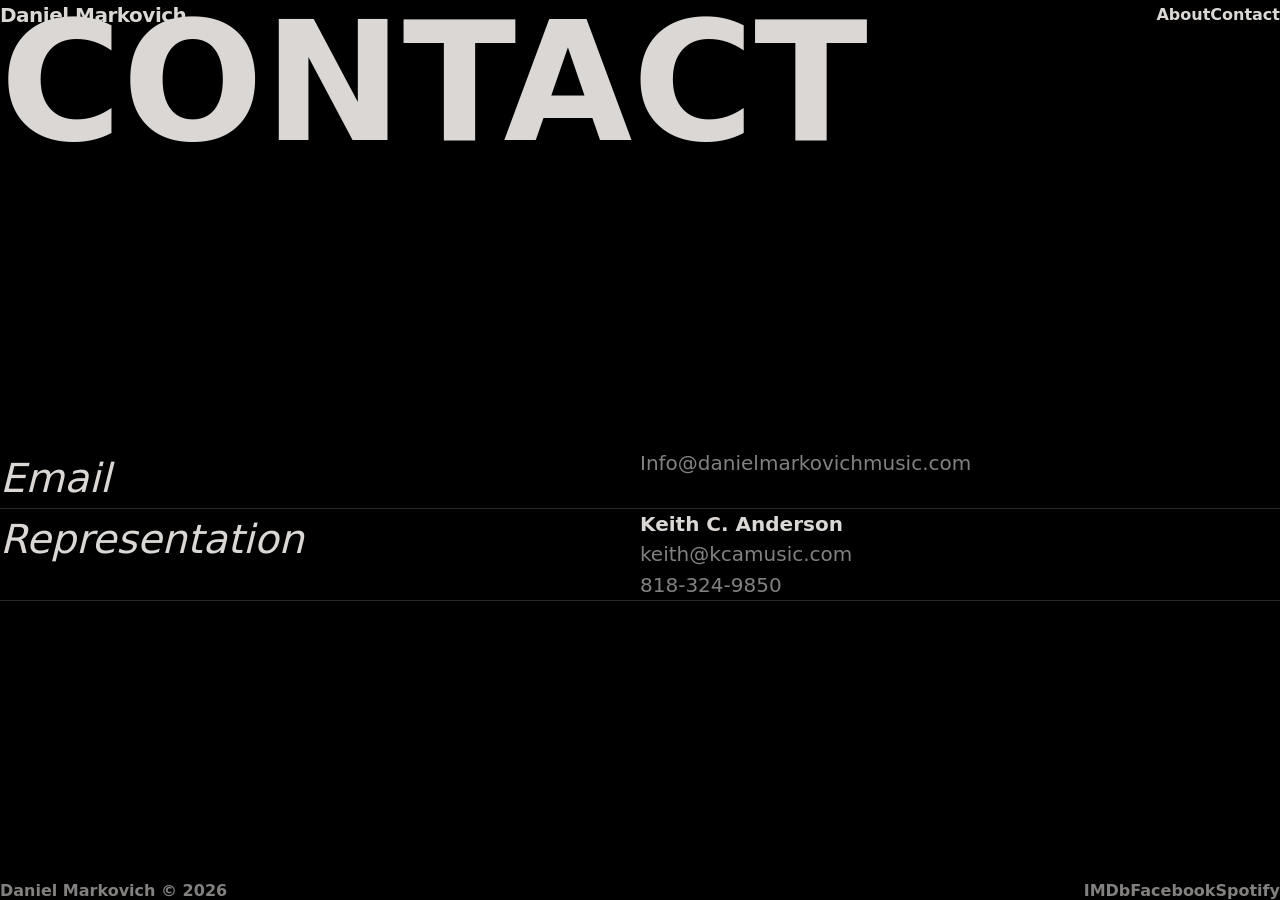
<file: contact.html>
<!DOCTYPE html><!--ZSqJKlTxPITEJBtaMTZE0--><html lang="en"><head><meta charSet="utf-8"/><meta name="viewport" content="width=device-width, initial-scale=1"/><link rel="preload" href="/_next/static/media/2a65768255d6b625-s.p.d19752fb.woff2" as="font" crossorigin="" type="font/woff2"/><link rel="preload" href="/_next/static/media/THICCCBOI_Bold-s.p.1d362021.woff2" as="font" crossorigin="" type="font/woff2"/><link rel="preload" href="/_next/static/media/THICCCBOI_ExtraBold-s.p.845af343.woff2" as="font" crossorigin="" type="font/woff2"/><link rel="preload" href="/_next/static/media/THICCCBOI_Light-s.p.bb41b683.woff2" as="font" crossorigin="" type="font/woff2"/><link rel="preload" href="/_next/static/media/THICCCBOI_Medium-s.p.b6a790bf.woff2" as="font" crossorigin="" type="font/woff2"/><link rel="preload" href="/_next/static/media/THICCCBOI_Regular-s.p.f8aed913.woff2" as="font" crossorigin="" type="font/woff2"/><link rel="preload" href="/_next/static/media/THICCCBOI_SemiBold-s.p.fd61abfc.woff2" as="font" crossorigin="" type="font/woff2"/><link rel="preload" href="/_next/static/media/THICCCBOI_Thin-s.p.7f21b51b.woff2" as="font" crossorigin="" type="font/woff2"/><link rel="stylesheet" href="/_next/static/chunks/7734adfcabc94554.css" data-precedence="next"/><link rel="preload" as="script" fetchPriority="low" href="/_next/static/chunks/05525d53710bbee3.js"/><script src="/_next/static/chunks/aee6c7720838f8a2.js" async=""></script><script src="/_next/static/chunks/96462da549a7935a.js" async=""></script><script src="/_next/static/chunks/turbopack-8db42b9862523b22.js" async=""></script><script src="/_next/static/chunks/ff1a16fafef87110.js" async=""></script><script src="/_next/static/chunks/d2be314c3ece3fbe.js" async=""></script><script src="/_next/static/chunks/2f9832fc848acc16.js" async=""></script><meta name="next-size-adjust" content=""/><title>Contact — Daniel Markovich</title><meta name="description" content="Get in touch with film &amp; TV composer Daniel Markovich or his representation."/><meta property="og:title" content="Daniel Markovich — Composer for Film &amp; TV"/><meta property="og:description" content="Daniel Markovich is a film and television composer known for evocative, cinematic scores. Explore his work, biography, and contact information."/><meta property="og:url" content="https://danielmarkovichmusic.com"/><meta property="og:site_name" content="Daniel Markovich"/><meta property="og:image" content="https://danielmarkovichmusic.com/images/og-image.jpg"/><meta property="og:image:width" content="1200"/><meta property="og:image:height" content="630"/><meta property="og:image:alt" content="Daniel Markovich"/><meta property="og:type" content="website"/><meta name="twitter:card" content="summary_large_image"/><meta name="twitter:title" content="Daniel Markovich — Composer for Film &amp; TV"/><meta name="twitter:description" content="Daniel Markovich is a film and television composer known for evocative, cinematic scores. Explore his work, biography, and contact information."/><meta name="twitter:image" content="https://danielmarkovichmusic.com/images/og-image.jpg"/><link rel="icon" href="/favicon.ico?favicon.0b3bf435.ico" sizes="256x256" type="image/x-icon"/><script type="application/ld+json">{"@context":"https://schema.org","@type":"Person","name":"Daniel Markovich","url":"https://danielmarkovichmusic.com","jobTitle":"Film & Television Composer","email":"Info@danielmarkovichmusic.com","sameAs":["https://www.imdb.com/name/nm6374517/?ref_=nmmi_mi_nm","https://www.facebook.com/danielmarkovichmusic","https://open.spotify.com/artist/3xcvojB46aJbmjMOVGionz"]}</script><script src="/_next/static/chunks/a6dad97d9634a72d.js" noModule=""></script></head><body class="playfair_display_18d65c3-module__oJeUZa__variable thicccboi_7edf66f5-module___HDJ3a__variable antialiased"><div hidden=""><!--$--><!--/$--></div><div class="flex min-h-dvh flex-col bg-black"><nav class="fixed left-0 right-0 top-0 z-50 flex flex-col items-center justify-center px-[1.7vw] py-[15px]"><div class="flex w-full items-center justify-between"><div class="flex items-center justify-center"><a class="px-[5px] py-[10px]" href="/"><span class="font-[family-name:var(--font-playfair)] text-[18px] font-semibold tracking-tight text-cream md:text-[20px]">Daniel Markovich</span></a></div><div class="flex items-center justify-center"><a class="px-[22px] py-[16px] text-[16px] font-semibold leading-[110%] no-underline transition-colors duration-300 text-cream hover:text-cream" href="/about">About</a><a class="px-[22px] py-[16px] text-[16px] font-semibold leading-[110%] no-underline transition-colors duration-300 text-cream" href="/contact">Contact</a></div></div></nav><section class="flex flex-col items-start justify-end px-[1.7vw] pb-[1.7vw] pt-[150px] sm:pt-[190px] lg:pt-[240px]"><div class="flex overflow-hidden"><h1 class="font-[family-name:var(--font-playfair)] text-[13vw] font-bold uppercase leading-none text-cream">Contact</h1></div></section><section class="flex flex-1 flex-col justify-center px-[1.7vw]"><div class="grid grid-cols-1 items-start gap-0 border-b border-cream/18 py-[45px] sm:py-[60px] md:grid-cols-2 lg:py-[100px]"><h3 class="mb-4 font-[family-name:var(--font-playfair)] text-[26px] font-normal italic text-cream sm:text-[28px] md:mb-0 md:mr-[22px] md:text-[32px] lg:text-[40px]">Email</h3><div class="w-full max-w-[800px]"><a href="mailto:Info@danielmarkovichmusic.com" class="text-[18px] leading-[153%] text-cream/60 no-underline transition-colors duration-300 hover:text-cream md:text-[20px]">Info@danielmarkovichmusic.com</a></div></div><div class="grid grid-cols-1 items-start gap-0 border-b border-cream/18 py-[45px] sm:py-[60px] md:grid-cols-2 lg:py-[100px]"><h3 class="mb-4 font-[family-name:var(--font-playfair)] text-[26px] font-normal italic text-cream sm:text-[28px] md:mb-0 md:mr-[22px] md:text-[32px] lg:text-[40px]">Representation</h3><div class="w-full max-w-[800px] space-y-2 text-[18px] leading-[153%] text-cream/60 md:text-[20px]"><p class="font-bold text-cream">Keith C. Anderson</p><p><a href="mailto:keith@kcamusic.com" class="text-cream/60 no-underline transition-colors duration-300 hover:text-cream">keith@kcamusic.com</a></p><p><a href="tel:8183249850" class="text-cream/60 no-underline transition-colors duration-300 hover:text-cream">818-324-9850</a></p></div></div></section><footer class="mt-auto flex flex-col items-end overflow-hidden px-[1.7vw] py-[20px] sm:flex-row sm:items-center sm:justify-between"><div class="-mx-[12px] flex items-center justify-center"><span class="px-[22px] py-[16px] text-[16px] font-semibold leading-[110%] text-cream/60 transition-colors duration-300 hover:text-cream">Daniel Markovich © <!-- -->2026</span></div><div class="-mx-[12px] flex flex-col items-end sm:flex-row sm:items-center"><a href="https://www.imdb.com/name/nm6374517/?ref_=nmmi_mi_nm" target="_blank" rel="noopener noreferrer" class="px-[22px] py-[16px] text-[16px] font-semibold leading-[110%] text-cream/60 no-underline transition-colors duration-300 hover:text-cream">IMDb</a><a href="https://www.facebook.com/danielmarkovichmusic" target="_blank" rel="noopener noreferrer" class="px-[22px] py-[16px] text-[16px] font-semibold leading-[110%] text-cream/60 no-underline transition-colors duration-300 hover:text-cream">Facebook</a><a href="https://open.spotify.com/artist/3xcvojB46aJbmjMOVGionz" target="_blank" rel="noopener noreferrer" class="px-[22px] py-[16px] text-[16px] font-semibold leading-[110%] text-cream/60 no-underline transition-colors duration-300 hover:text-cream">Spotify</a></div></footer></div><!--$--><!--/$--><script src="/_next/static/chunks/05525d53710bbee3.js" id="_R_" async=""></script><script>(self.__next_f=self.__next_f||[]).push([0])</script><script>self.__next_f.push([1,"1:\"$Sreact.fragment\"\n2:I[39756,[\"/_next/static/chunks/ff1a16fafef87110.js\",\"/_next/static/chunks/d2be314c3ece3fbe.js\"],\"default\"]\n3:I[37457,[\"/_next/static/chunks/ff1a16fafef87110.js\",\"/_next/static/chunks/d2be314c3ece3fbe.js\"],\"default\"]\n4:I[27243,[\"/_next/static/chunks/2f9832fc848acc16.js\"],\"default\"]\na:I[68027,[],\"default\"]\n:HL[\"/_next/static/chunks/7734adfcabc94554.css\",\"style\"]\n:HL[\"/_next/static/media/2a65768255d6b625-s.p.d19752fb.woff2\",\"font\",{\"crossOrigin\":\"\",\"type\":\"font/woff2\"}]\n:HL[\"/_next/static/media/THICCCBOI_Bold-s.p.1d362021.woff2\",\"font\",{\"crossOrigin\":\"\",\"type\":\"font/woff2\"}]\n:HL[\"/_next/static/media/THICCCBOI_ExtraBold-s.p.845af343.woff2\",\"font\",{\"crossOrigin\":\"\",\"type\":\"font/woff2\"}]\n:HL[\"/_next/static/media/THICCCBOI_Light-s.p.bb41b683.woff2\",\"font\",{\"crossOrigin\":\"\",\"type\":\"font/woff2\"}]\n:HL[\"/_next/static/media/THICCCBOI_Medium-s.p.b6a790bf.woff2\",\"font\",{\"crossOrigin\":\"\",\"type\":\"font/woff2\"}]\n:HL[\"/_next/static/media/THICCCBOI_Regular-s.p.f8aed913.woff2\",\"font\",{\"crossOrigin\":\"\",\"type\":\"font/woff2\"}]\n:HL[\"/_next/static/media/THICCCBOI_SemiBold-s.p.fd61abfc.woff2\",\"font\",{\"crossOrigin\":\"\",\"type\":\"font/woff2\"}]\n:HL[\"/_next/static/media/THICCCBOI_Thin-s.p.7f21b51b.woff2\",\"font\",{\"crossOrigin\":\"\",\"type\":\"font/woff2\"}]\n"])</script><script>self.__next_f.push([1,"0:{\"P\":null,\"b\":\"ZSqJKlTxPITEJBtaMTZE0\",\"c\":[\"\",\"contact\"],\"q\":\"\",\"i\":false,\"f\":[[[\"\",{\"children\":[\"contact\",{\"children\":[\"__PAGE__\",{}]}]},\"$undefined\",\"$undefined\",true],[[\"$\",\"$1\",\"c\",{\"children\":[[[\"$\",\"link\",\"0\",{\"rel\":\"stylesheet\",\"href\":\"/_next/static/chunks/7734adfcabc94554.css\",\"precedence\":\"next\",\"crossOrigin\":\"$undefined\",\"nonce\":\"$undefined\"}]],[\"$\",\"html\",null,{\"lang\":\"en\",\"children\":[[\"$\",\"head\",null,{\"children\":[\"$\",\"script\",null,{\"type\":\"application/ld+json\",\"dangerouslySetInnerHTML\":{\"__html\":\"{\\\"@context\\\":\\\"https://schema.org\\\",\\\"@type\\\":\\\"Person\\\",\\\"name\\\":\\\"Daniel Markovich\\\",\\\"url\\\":\\\"https://danielmarkovichmusic.com\\\",\\\"jobTitle\\\":\\\"Film \u0026 Television Composer\\\",\\\"email\\\":\\\"Info@danielmarkovichmusic.com\\\",\\\"sameAs\\\":[\\\"https://www.imdb.com/name/nm6374517/?ref_=nmmi_mi_nm\\\",\\\"https://www.facebook.com/danielmarkovichmusic\\\",\\\"https://open.spotify.com/artist/3xcvojB46aJbmjMOVGionz\\\"]}\"}}]}],[\"$\",\"body\",null,{\"className\":\"playfair_display_18d65c3-module__oJeUZa__variable thicccboi_7edf66f5-module___HDJ3a__variable antialiased\",\"children\":[\"$\",\"$L2\",null,{\"parallelRouterKey\":\"children\",\"error\":\"$undefined\",\"errorStyles\":\"$undefined\",\"errorScripts\":\"$undefined\",\"template\":[\"$\",\"$L3\",null,{}],\"templateStyles\":\"$undefined\",\"templateScripts\":\"$undefined\",\"notFound\":[[[\"$\",\"title\",null,{\"children\":\"404: This page could not be found.\"}],[\"$\",\"div\",null,{\"style\":{\"fontFamily\":\"system-ui,\\\"Segoe UI\\\",Roboto,Helvetica,Arial,sans-serif,\\\"Apple Color Emoji\\\",\\\"Segoe UI Emoji\\\"\",\"height\":\"100vh\",\"textAlign\":\"center\",\"display\":\"flex\",\"flexDirection\":\"column\",\"alignItems\":\"center\",\"justifyContent\":\"center\"},\"children\":[\"$\",\"div\",null,{\"children\":[[\"$\",\"style\",null,{\"dangerouslySetInnerHTML\":{\"__html\":\"body{color:#000;background:#fff;margin:0}.next-error-h1{border-right:1px solid rgba(0,0,0,.3)}@media (prefers-color-scheme:dark){body{color:#fff;background:#000}.next-error-h1{border-right:1px solid rgba(255,255,255,.3)}}\"}}],[\"$\",\"h1\",null,{\"className\":\"next-error-h1\",\"style\":{\"display\":\"inline-block\",\"margin\":\"0 20px 0 0\",\"padding\":\"0 23px 0 0\",\"fontSize\":24,\"fontWeight\":500,\"verticalAlign\":\"top\",\"lineHeight\":\"49px\"},\"children\":404}],[\"$\",\"div\",null,{\"style\":{\"display\":\"inline-block\"},\"children\":[\"$\",\"h2\",null,{\"style\":{\"fontSize\":14,\"fontWeight\":400,\"lineHeight\":\"49px\",\"margin\":0},\"children\":\"This page could not be found.\"}]}]]}]}]],[]],\"forbidden\":\"$undefined\",\"unauthorized\":\"$undefined\"}]}]]}]]}],{\"children\":[[\"$\",\"$1\",\"c\",{\"children\":[null,[\"$\",\"$L2\",null,{\"parallelRouterKey\":\"children\",\"error\":\"$undefined\",\"errorStyles\":\"$undefined\",\"errorScripts\":\"$undefined\",\"template\":[\"$\",\"$L3\",null,{}],\"templateStyles\":\"$undefined\",\"templateScripts\":\"$undefined\",\"notFound\":\"$undefined\",\"forbidden\":\"$undefined\",\"unauthorized\":\"$undefined\"}]]}],{\"children\":[[\"$\",\"$1\",\"c\",{\"children\":[[\"$\",\"div\",null,{\"className\":\"flex min-h-dvh flex-col bg-black\",\"children\":[[\"$\",\"$L4\",null,{}],[\"$\",\"section\",null,{\"className\":\"flex flex-col items-start justify-end px-[1.7vw] pb-[1.7vw] pt-[150px] sm:pt-[190px] lg:pt-[240px]\",\"children\":[\"$\",\"div\",null,{\"className\":\"flex overflow-hidden\",\"children\":[\"$\",\"h1\",null,{\"className\":\"font-[family-name:var(--font-playfair)] text-[13vw] font-bold uppercase leading-none text-cream\",\"children\":\"Contact\"}]}]}],[\"$\",\"section\",null,{\"className\":\"flex flex-1 flex-col justify-center px-[1.7vw]\",\"children\":[[\"$\",\"div\",null,{\"className\":\"grid grid-cols-1 items-start gap-0 border-b border-cream/18 py-[45px] sm:py-[60px] md:grid-cols-2 lg:py-[100px]\",\"children\":[[\"$\",\"h3\",null,{\"className\":\"mb-4 font-[family-name:var(--font-playfair)] text-[26px] font-normal italic text-cream sm:text-[28px] md:mb-0 md:mr-[22px] md:text-[32px] lg:text-[40px]\",\"children\":\"Email\"}],[\"$\",\"div\",null,{\"className\":\"w-full max-w-[800px]\",\"children\":[\"$\",\"a\",null,{\"href\":\"mailto:Info@danielmarkovichmusic.com\",\"className\":\"text-[18px] leading-[153%] text-cream/60 no-underline transition-colors duration-300 hover:text-cream md:text-[20px]\",\"children\":\"Info@danielmarkovichmusic.com\"}]}]]}],[\"$\",\"div\",null,{\"className\":\"grid grid-cols-1 items-start gap-0 border-b border-cream/18 py-[45px] sm:py-[60px] md:grid-cols-2 lg:py-[100px]\",\"children\":[[\"$\",\"h3\",null,{\"className\":\"mb-4 font-[family-name:var(--font-playfair)] text-[26px] font-normal italic text-cream sm:text-[28px] md:mb-0 md:mr-[22px] md:text-[32px] lg:text-[40px]\",\"children\":\"Representation\"}],\"$L5\"]}]]}],\"$L6\"]}],[\"$L7\"],\"$L8\"]}],{},null,false,false]},null,false,false]},null,false,false],\"$L9\",false]],\"m\":\"$undefined\",\"G\":[\"$a\",[]],\"S\":true}\n"])</script><script>self.__next_f.push([1,"b:I[97367,[\"/_next/static/chunks/ff1a16fafef87110.js\",\"/_next/static/chunks/d2be314c3ece3fbe.js\"],\"OutletBoundary\"]\nc:\"$Sreact.suspense\"\ne:I[97367,[\"/_next/static/chunks/ff1a16fafef87110.js\",\"/_next/static/chunks/d2be314c3ece3fbe.js\"],\"ViewportBoundary\"]\n10:I[97367,[\"/_next/static/chunks/ff1a16fafef87110.js\",\"/_next/static/chunks/d2be314c3ece3fbe.js\"],\"MetadataBoundary\"]\n5:[\"$\",\"div\",null,{\"className\":\"w-full max-w-[800px] space-y-2 text-[18px] leading-[153%] text-cream/60 md:text-[20px]\",\"children\":[[\"$\",\"p\",null,{\"className\":\"font-bold text-cream\",\"children\":\"Keith C. Anderson\"}],[\"$\",\"p\",null,{\"children\":[\"$\",\"a\",null,{\"href\":\"mailto:keith@kcamusic.com\",\"className\":\"text-cream/60 no-underline transition-colors duration-300 hover:text-cream\",\"children\":\"keith@kcamusic.com\"}]}],[\"$\",\"p\",null,{\"children\":[\"$\",\"a\",null,{\"href\":\"tel:8183249850\",\"className\":\"text-cream/60 no-underline transition-colors duration-300 hover:text-cream\",\"children\":\"818-324-9850\"}]}]]}]\n"])</script><script>self.__next_f.push([1,"6:[\"$\",\"footer\",null,{\"className\":\"mt-auto flex flex-col items-end overflow-hidden px-[1.7vw] py-[20px] sm:flex-row sm:items-center sm:justify-between\",\"children\":[[\"$\",\"div\",null,{\"className\":\"-mx-[12px] flex items-center justify-center\",\"children\":[\"$\",\"span\",null,{\"className\":\"px-[22px] py-[16px] text-[16px] font-semibold leading-[110%] text-cream/60 transition-colors duration-300 hover:text-cream\",\"children\":[\"Daniel Markovich © \",2026]}]}],[\"$\",\"div\",null,{\"className\":\"-mx-[12px] flex flex-col items-end sm:flex-row sm:items-center\",\"children\":[[\"$\",\"a\",null,{\"href\":\"https://www.imdb.com/name/nm6374517/?ref_=nmmi_mi_nm\",\"target\":\"_blank\",\"rel\":\"noopener noreferrer\",\"className\":\"px-[22px] py-[16px] text-[16px] font-semibold leading-[110%] text-cream/60 no-underline transition-colors duration-300 hover:text-cream\",\"children\":\"IMDb\"}],[\"$\",\"a\",null,{\"href\":\"https://www.facebook.com/danielmarkovichmusic\",\"target\":\"_blank\",\"rel\":\"noopener noreferrer\",\"className\":\"px-[22px] py-[16px] text-[16px] font-semibold leading-[110%] text-cream/60 no-underline transition-colors duration-300 hover:text-cream\",\"children\":\"Facebook\"}],[\"$\",\"a\",null,{\"href\":\"https://open.spotify.com/artist/3xcvojB46aJbmjMOVGionz\",\"target\":\"_blank\",\"rel\":\"noopener noreferrer\",\"className\":\"px-[22px] py-[16px] text-[16px] font-semibold leading-[110%] text-cream/60 no-underline transition-colors duration-300 hover:text-cream\",\"children\":\"Spotify\"}]]}]]}]\n"])</script><script>self.__next_f.push([1,"7:[\"$\",\"script\",\"script-0\",{\"src\":\"/_next/static/chunks/2f9832fc848acc16.js\",\"async\":true,\"nonce\":\"$undefined\"}]\n8:[\"$\",\"$Lb\",null,{\"children\":[\"$\",\"$c\",null,{\"name\":\"Next.MetadataOutlet\",\"children\":\"$@d\"}]}]\n9:[\"$\",\"$1\",\"h\",{\"children\":[null,[\"$\",\"$Le\",null,{\"children\":\"$Lf\"}],[\"$\",\"div\",null,{\"hidden\":true,\"children\":[\"$\",\"$L10\",null,{\"children\":[\"$\",\"$c\",null,{\"name\":\"Next.Metadata\",\"children\":\"$L11\"}]}]}],[\"$\",\"meta\",null,{\"name\":\"next-size-adjust\",\"content\":\"\"}]]}]\n"])</script><script>self.__next_f.push([1,"f:[[\"$\",\"meta\",\"0\",{\"charSet\":\"utf-8\"}],[\"$\",\"meta\",\"1\",{\"name\":\"viewport\",\"content\":\"width=device-width, initial-scale=1\"}]]\n"])</script><script>self.__next_f.push([1,"12:I[27201,[\"/_next/static/chunks/ff1a16fafef87110.js\",\"/_next/static/chunks/d2be314c3ece3fbe.js\"],\"IconMark\"]\nd:null\n"])</script><script>self.__next_f.push([1,"11:[[\"$\",\"title\",\"0\",{\"children\":\"Contact — Daniel Markovich\"}],[\"$\",\"meta\",\"1\",{\"name\":\"description\",\"content\":\"Get in touch with film \u0026 TV composer Daniel Markovich or his representation.\"}],[\"$\",\"meta\",\"2\",{\"property\":\"og:title\",\"content\":\"Daniel Markovich — Composer for Film \u0026 TV\"}],[\"$\",\"meta\",\"3\",{\"property\":\"og:description\",\"content\":\"Daniel Markovich is a film and television composer known for evocative, cinematic scores. Explore his work, biography, and contact information.\"}],[\"$\",\"meta\",\"4\",{\"property\":\"og:url\",\"content\":\"https://danielmarkovichmusic.com\"}],[\"$\",\"meta\",\"5\",{\"property\":\"og:site_name\",\"content\":\"Daniel Markovich\"}],[\"$\",\"meta\",\"6\",{\"property\":\"og:image\",\"content\":\"https://danielmarkovichmusic.com/images/og-image.jpg\"}],[\"$\",\"meta\",\"7\",{\"property\":\"og:image:width\",\"content\":\"1200\"}],[\"$\",\"meta\",\"8\",{\"property\":\"og:image:height\",\"content\":\"630\"}],[\"$\",\"meta\",\"9\",{\"property\":\"og:image:alt\",\"content\":\"Daniel Markovich\"}],[\"$\",\"meta\",\"10\",{\"property\":\"og:type\",\"content\":\"website\"}],[\"$\",\"meta\",\"11\",{\"name\":\"twitter:card\",\"content\":\"summary_large_image\"}],[\"$\",\"meta\",\"12\",{\"name\":\"twitter:title\",\"content\":\"Daniel Markovich — Composer for Film \u0026 TV\"}],[\"$\",\"meta\",\"13\",{\"name\":\"twitter:description\",\"content\":\"Daniel Markovich is a film and television composer known for evocative, cinematic scores. Explore his work, biography, and contact information.\"}],[\"$\",\"meta\",\"14\",{\"name\":\"twitter:image\",\"content\":\"https://danielmarkovichmusic.com/images/og-image.jpg\"}],[\"$\",\"link\",\"15\",{\"rel\":\"icon\",\"href\":\"/favicon.ico?favicon.0b3bf435.ico\",\"sizes\":\"256x256\",\"type\":\"image/x-icon\"}],[\"$\",\"$L12\",\"16\",{}]]\n"])</script></body></html>
</file>
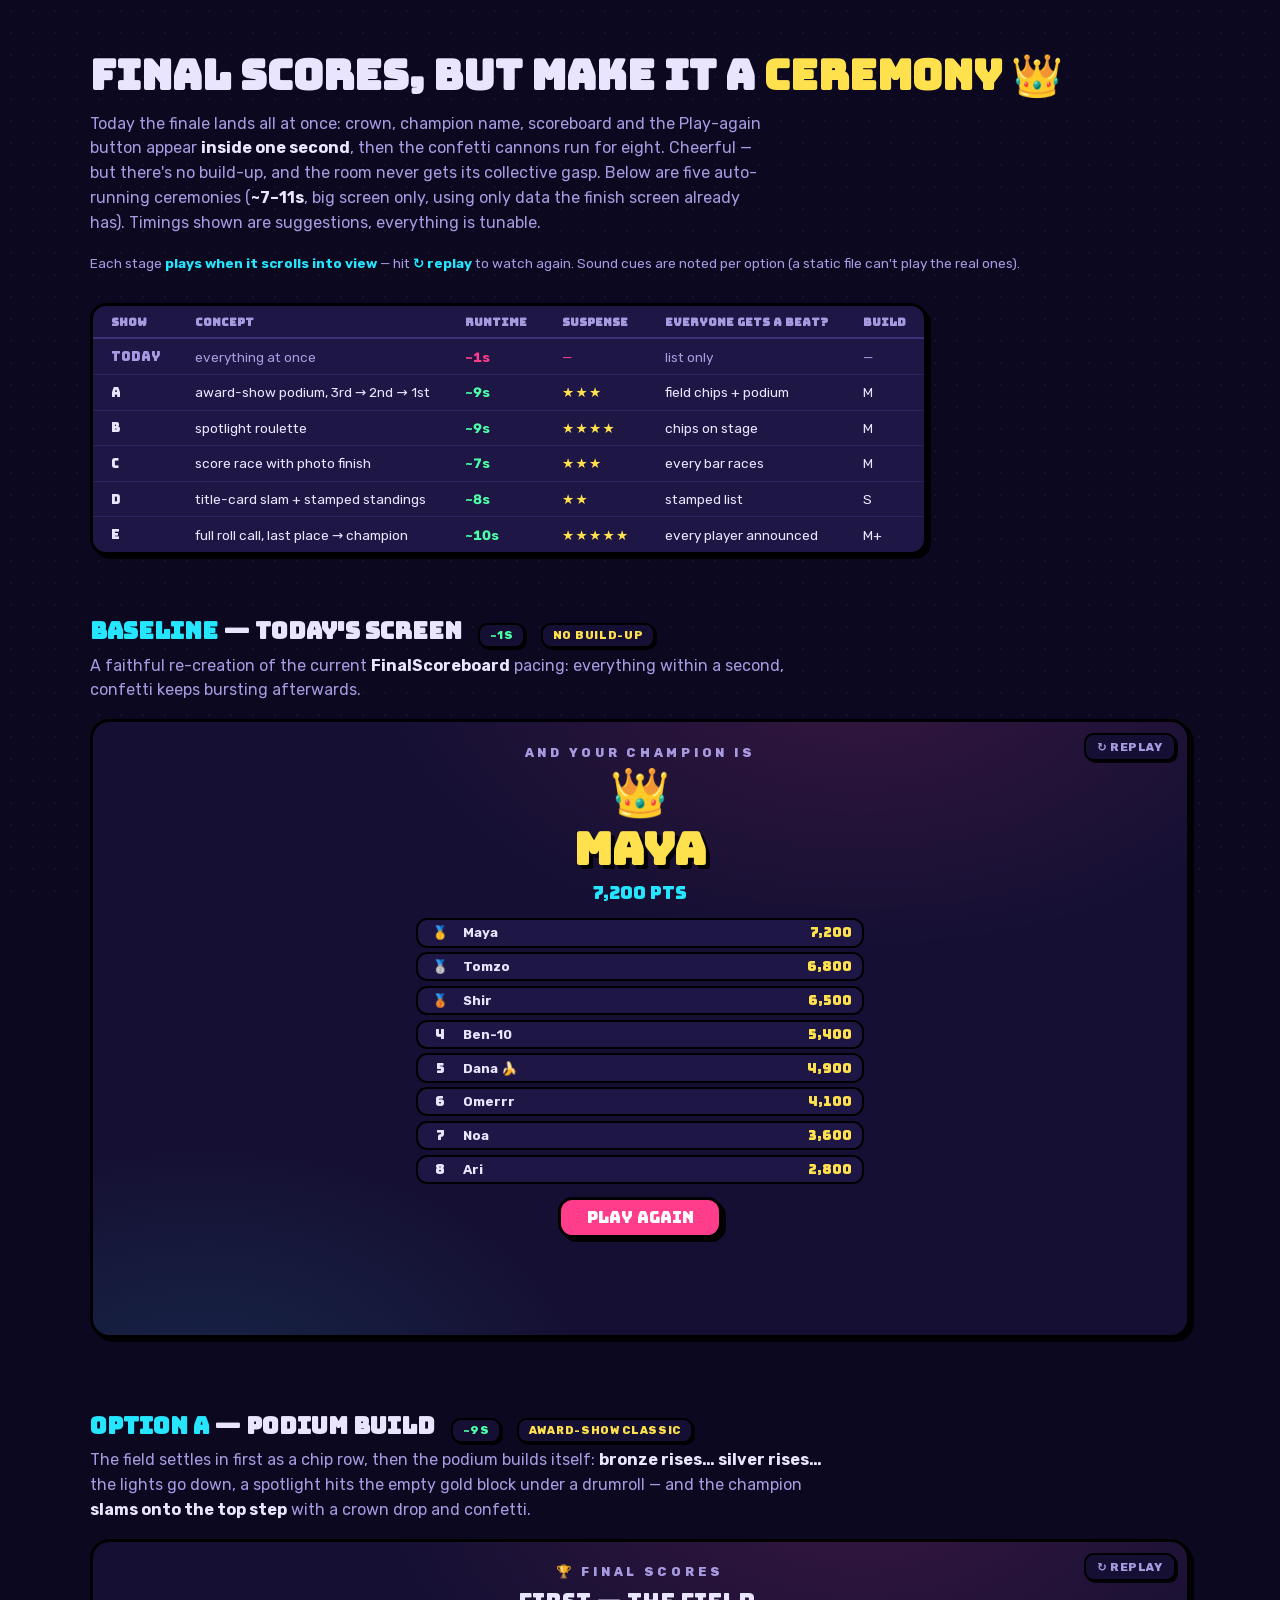
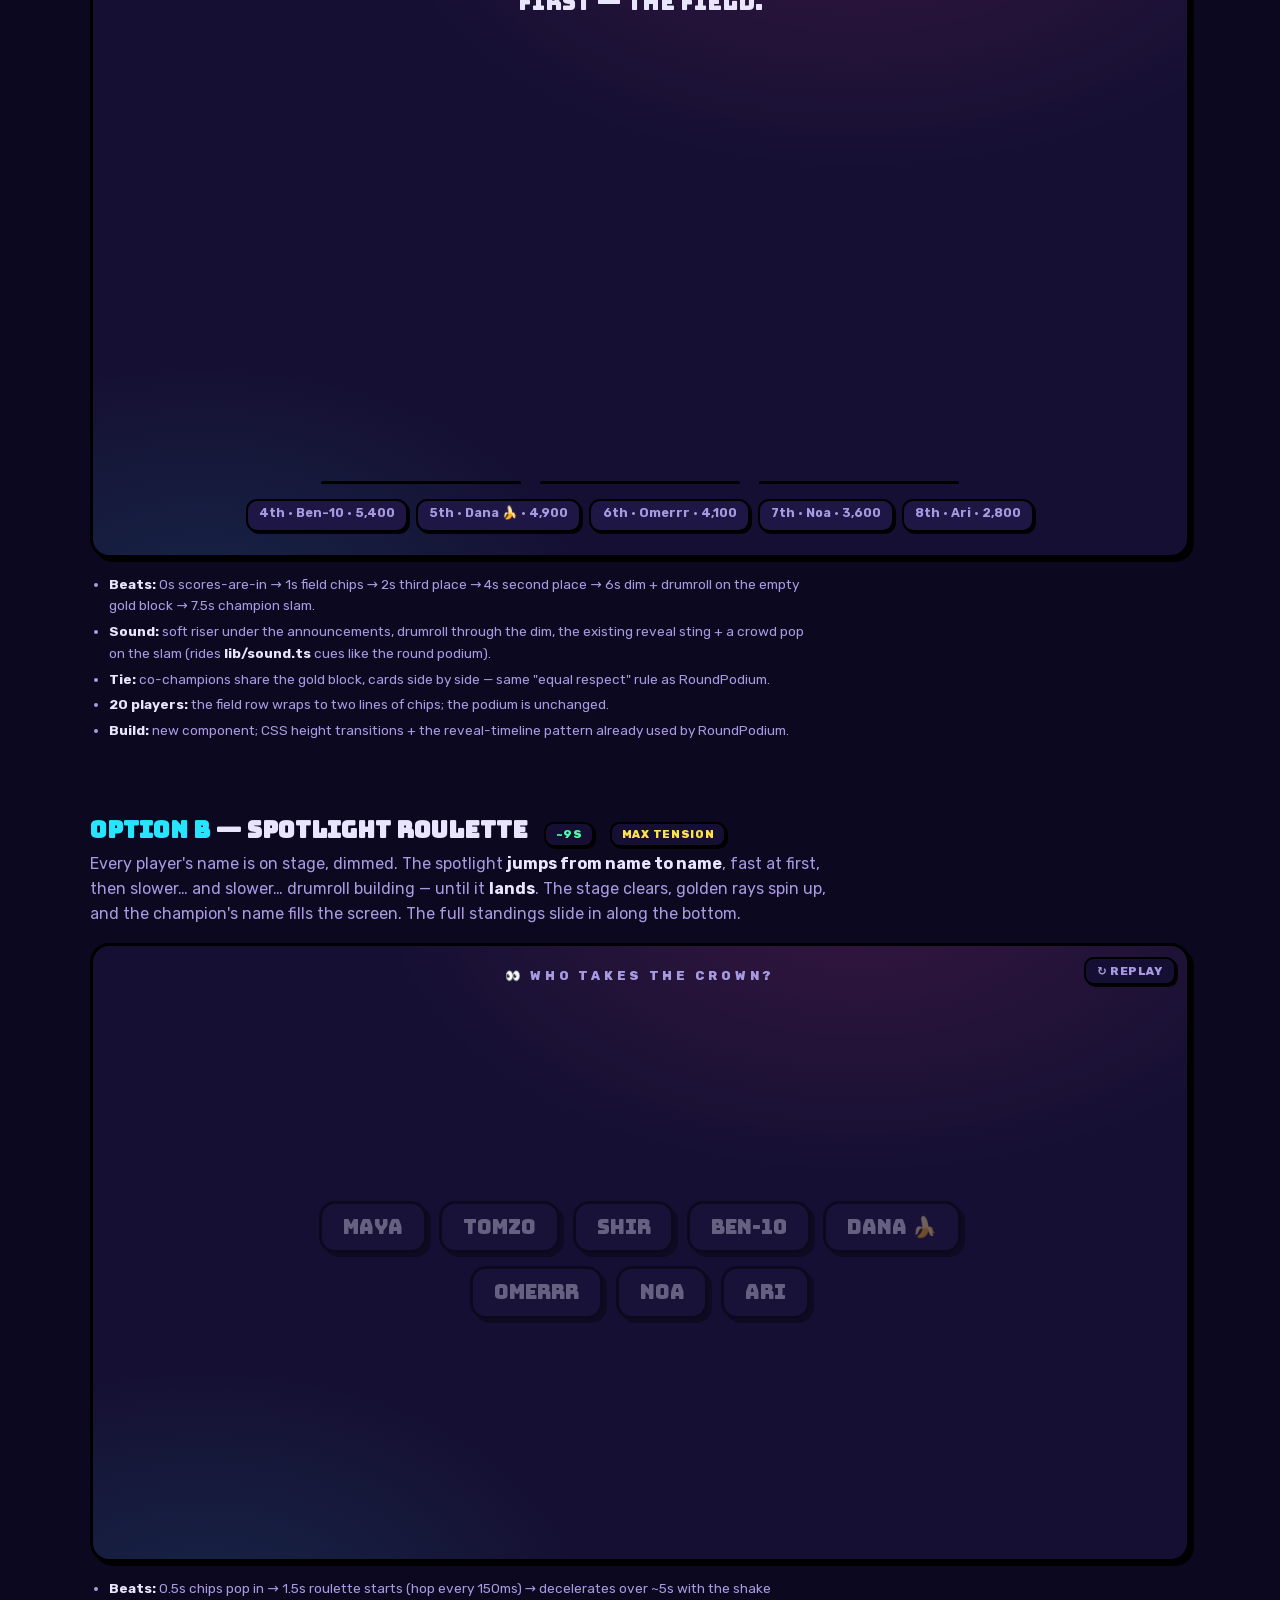
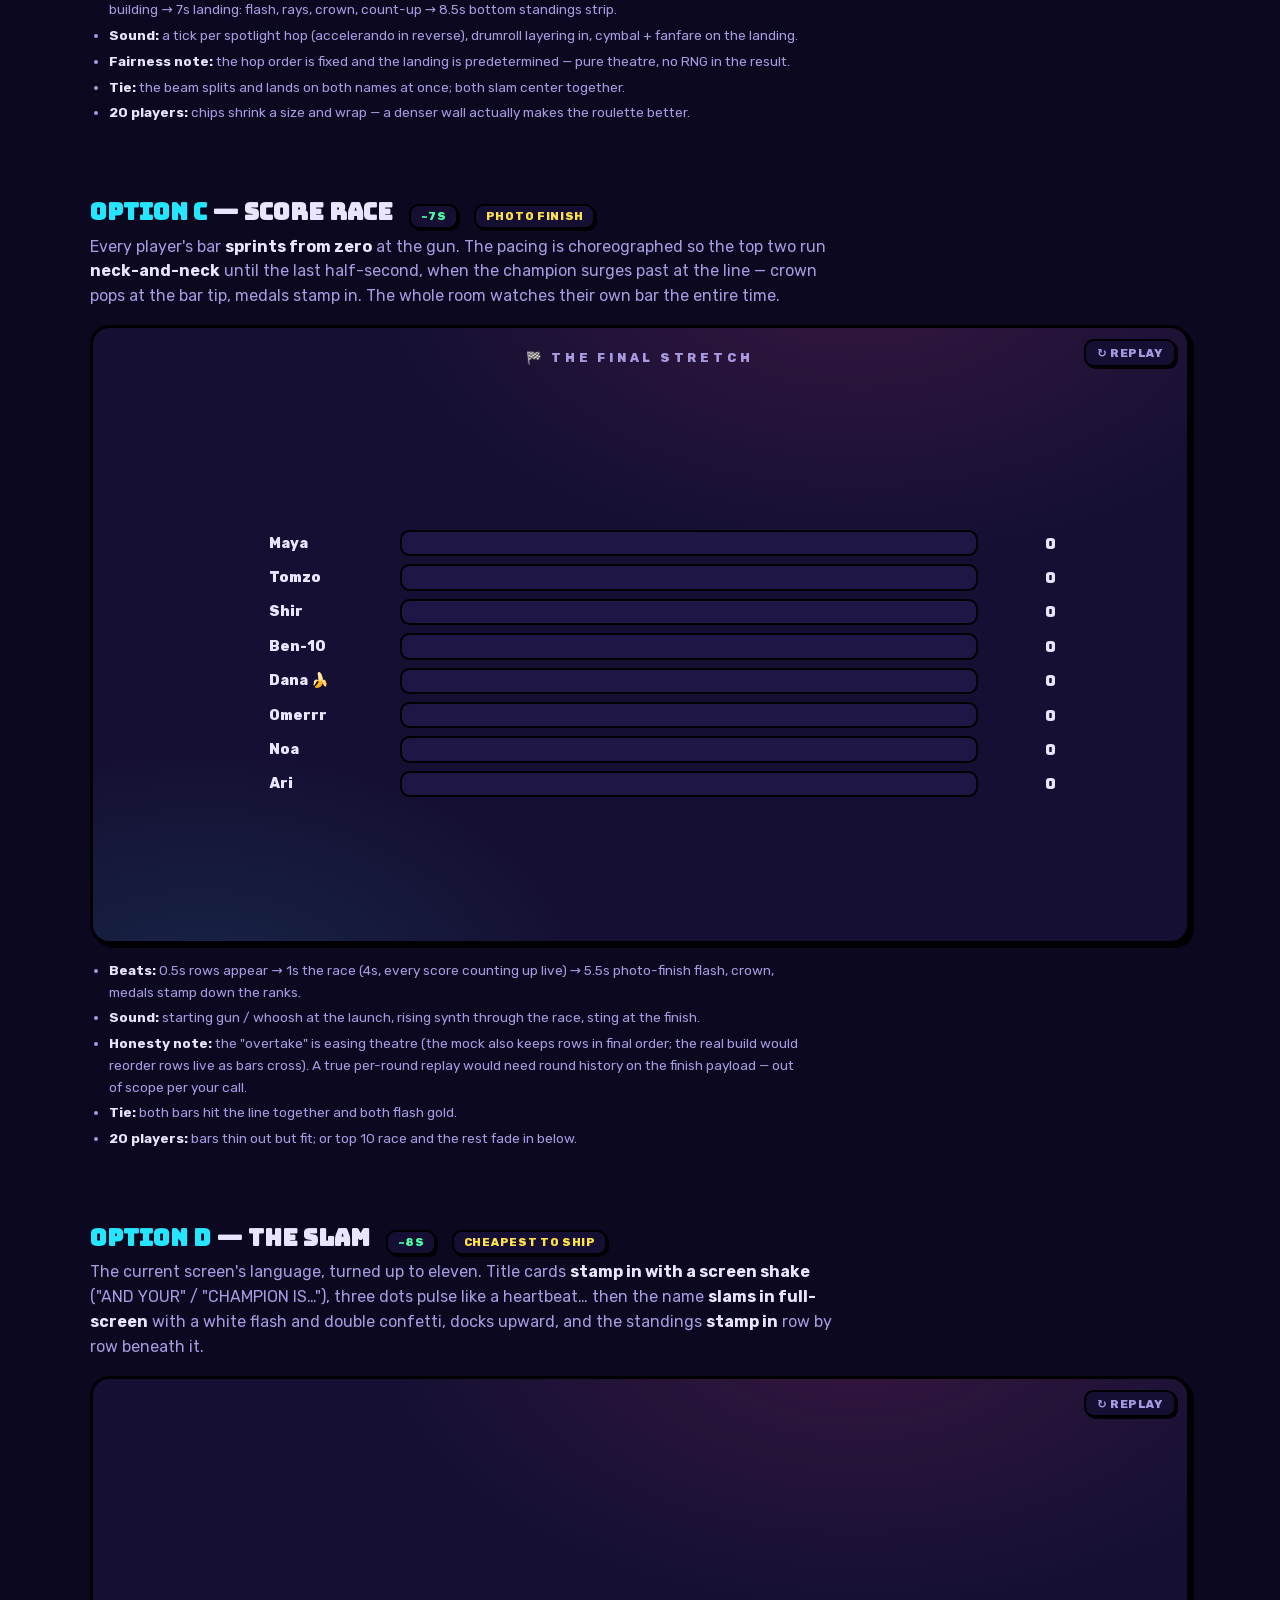
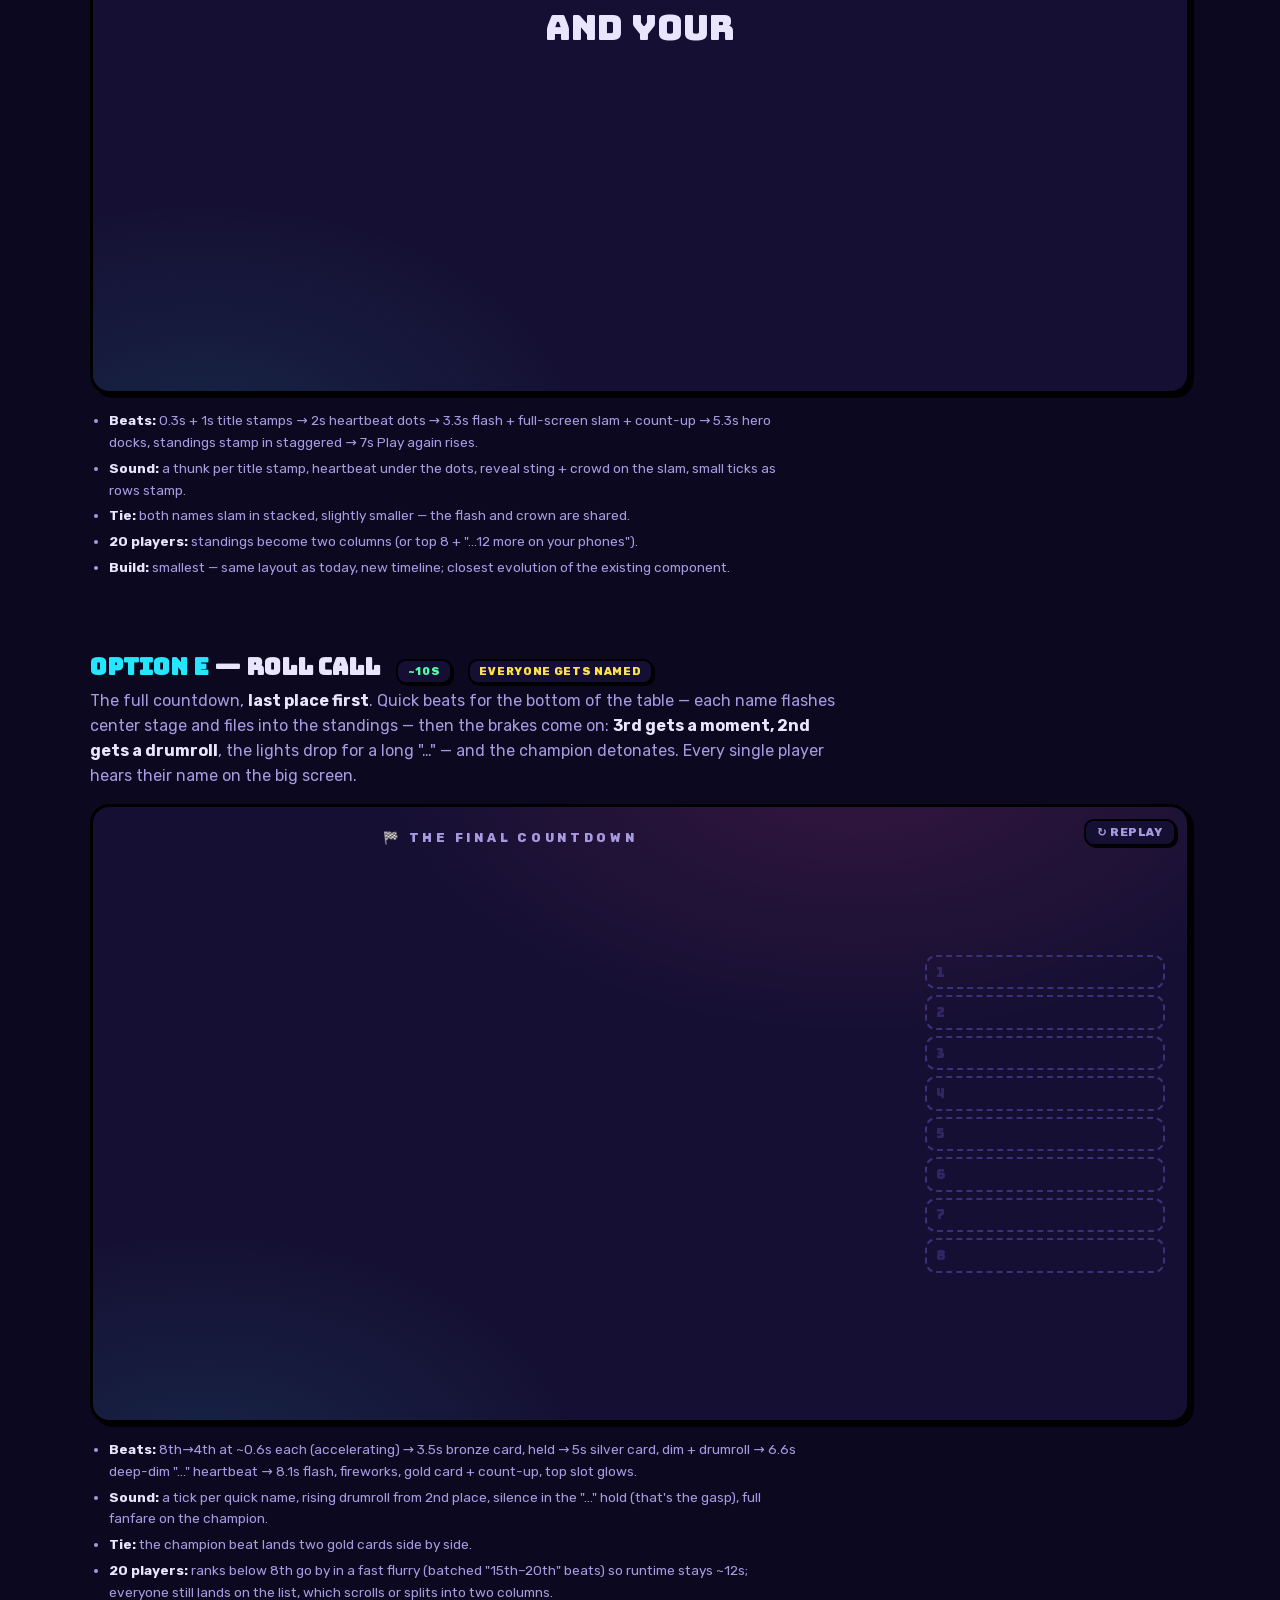
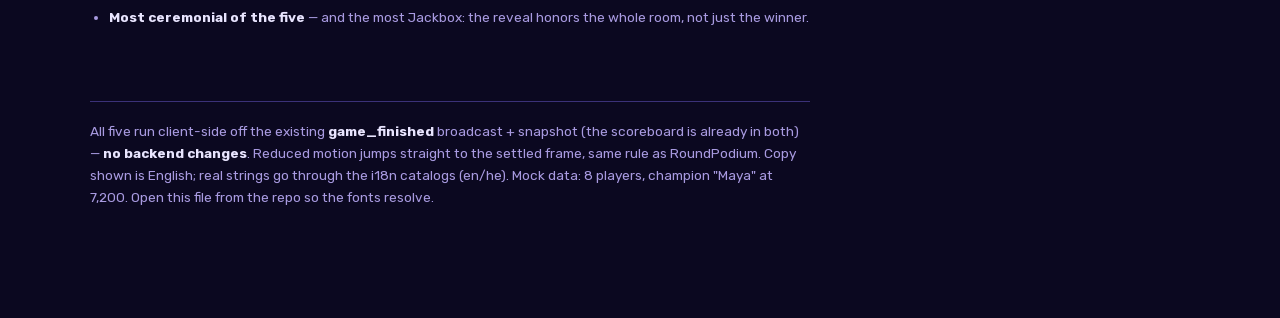
<file: final-scores-options.html>
<!DOCTYPE html>
<html lang="en">
<head>
<meta charset="utf-8">
<meta name="viewport" content="width=device-width, initial-scale=1">
<title>GIF Mania — Final scores ceremony options</title>
<style>
  @font-face {
    font-family: 'Bungee';
    font-weight: 400;
    src: url('./bungee-400-latin.woff2') format('woff2');
  }
  @font-face {
    font-family: 'Rubik';
    font-weight: 300 900;
    src: url('./rubik-latin.woff2') format('woff2');
  }

  :root {
    --font-display: 'Bungee', 'Rubik', sans-serif;
    --font-body: 'Rubik', ui-sans-serif, system-ui, sans-serif;
    --color-night: #0b0820;
    --color-ink: #151033;
    --color-panel: #1e1745;
    --color-panel-2: #292058;
    --color-line: #3b3178;
    --color-lilac: #a89ae0;
    --color-fog: #e9e5ff;
    --color-magenta: #ff3d8b;
    --color-magenta-deep: #c4145e;
    --color-cyan: #26e6ff;
    --color-acid: #ffe14d;
    --color-mint: #4dffa6;
    --shadow-pop: 4px 4px 0 0 rgb(0 0 0 / 0.9);
    --ease-pop: cubic-bezier(0.22, 1.6, 0.36, 1);
    --ease-rise: cubic-bezier(0.22, 1.4, 0.36, 1);
  }

  * { box-sizing: border-box; }
  html {
    font-family: var(--font-body);
    background: var(--color-night);
    color: var(--color-fog);
  }
  body { margin: 0; min-height: 100dvh; -webkit-font-smoothing: antialiased; }

  .page {
    background:
      radial-gradient(60rem 40rem at 85% -10%, rgb(255 61 139 / 0.16), transparent 60%),
      radial-gradient(50rem 34rem at -10% 110%, rgb(38 230 255 / 0.12), transparent 60%),
      var(--color-night);
    min-height: 100dvh;
    padding: 3rem 1rem 6rem;
  }
  .page::before {
    content: '';
    position: fixed;
    inset: 0;
    pointer-events: none;
    background-image: radial-gradient(rgb(233 229 255 / 0.05) 1px, transparent 1.5px);
    background-size: 22px 22px;
  }

  .wrap { max-width: 1100px; margin: 0 auto; position: relative; }
  .font-display { font-family: var(--font-display); letter-spacing: 0.01em; }

  h1 { font-family: var(--font-display); font-size: clamp(1.6rem, 4vw, 2.6rem); margin: 0 0 0.6rem; }
  h1 .hi { color: var(--color-acid); }
  .intro { color: var(--color-lilac); max-width: 68ch; line-height: 1.55; margin: 0 0 1.2rem; }
  .intro b { color: var(--color-fog); }
  .howto { font-size: 0.85rem; color: var(--color-lilac); margin: 0 0 2rem; }
  .howto b { color: var(--color-cyan); }

  /* comparison table */
  .compare {
    font-size: 0.85rem;
    margin: 0 0 3.5rem;
    background: var(--color-panel);
    border: 3px solid #000;
    border-radius: 1rem;
    box-shadow: var(--shadow-pop);
    overflow: hidden;
    display: inline-block;
  }
  .compare table { border-collapse: collapse; }
  .compare th, .compare td { padding: 0.55rem 1.1rem; text-align: start; }
  .compare thead th { font-family: var(--font-display); font-size: 0.7rem; color: var(--color-lilac); border-bottom: 2px solid var(--color-line); }
  .compare tbody tr + tr td { border-top: 1px solid rgb(59 49 120 / 0.5); }
  .compare td:nth-child(3) { font-variant-numeric: tabular-nums; color: var(--color-mint); font-weight: 700; }
  .compare td:nth-child(4) { color: var(--color-acid); letter-spacing: 0.1em; }
  .compare tr.today td { color: var(--color-lilac); }
  .compare tr.today td:nth-child(3), .compare tr.today td:nth-child(4) { color: var(--color-magenta); }
  .compare .opt { font-family: var(--font-display); font-size: 0.8rem; }

  /* option sections */
  .option { margin-bottom: 4.5rem; }
  .opt-head { display: flex; flex-wrap: wrap; align-items: baseline; gap: 0.7rem 1rem; margin-bottom: 0.35rem; }
  .opt-head h2 { font-family: var(--font-display); font-size: 1.45rem; margin: 0; }
  .opt-head h2 .tag { color: var(--color-cyan); }
  .badge {
    font-size: 0.7rem; font-weight: 800; letter-spacing: 0.06em; text-transform: uppercase;
    background: var(--color-ink); border: 2px solid #000; border-radius: 0.6rem;
    padding: 0.25rem 0.6rem; color: var(--color-mint); box-shadow: 2px 2px 0 0 rgb(0 0 0 / 0.9);
  }
  .badge.tone { color: var(--color-acid); }
  .opt-desc { color: var(--color-lilac); line-height: 1.55; max-width: 75ch; margin: 0.3rem 0 0; }
  .opt-desc b { color: var(--color-fog); }
  .notes { color: var(--color-lilac); font-size: 0.85rem; line-height: 1.6; margin: 1rem 0 0; padding-inline-start: 1.2rem; max-width: 80ch; }
  .notes li { margin-bottom: 0.25rem; }
  .notes b { color: var(--color-fog); }

  /* ---------- the stage ---------- */
  .stage {
    position: relative;
    margin-top: 1rem;
    width: 100%;
    aspect-ratio: 16 / 9;
    background:
      radial-gradient(50rem 30rem at 70% -10%, rgb(255 61 139 / 0.14), transparent 60%),
      radial-gradient(40rem 26rem at 10% 110%, rgb(38 230 255 / 0.10), transparent 60%),
      var(--color-ink);
    border: 3px solid #000;
    border-radius: 1.2rem;
    box-shadow: var(--shadow-pop);
    overflow: hidden;
  }
  .stage-inner {
    position: absolute; inset: 0;
    padding: 1.4rem;
    display: flex; flex-direction: column; align-items: center;
  }
  .stage-inner.shaken { animation: drumShake 0.28s linear; }
  .replay {
    position: absolute; top: 0.7rem; inset-inline-end: 0.7rem; z-index: 60;
    font-family: var(--font-body); font-weight: 800; font-size: 0.72rem;
    letter-spacing: 0.05em; text-transform: uppercase;
    background: var(--color-ink); color: var(--color-lilac);
    border: 2px solid #000; border-radius: 0.6rem; padding: 0.3rem 0.7rem;
    cursor: pointer; box-shadow: 2px 2px 0 0 rgb(0 0 0 / 0.9);
  }
  .replay:hover { color: var(--color-fog); }

  .eyebrow {
    margin: 0; font-size: 0.78rem; font-weight: 800;
    text-transform: uppercase; letter-spacing: 0.3em; color: var(--color-lilac);
    animation: rise 0.45s var(--ease-rise) both;
  }

  .dim {
    position: absolute; inset: 0; background: rgb(4 2 16 / 0.58);
    opacity: 0; transition: opacity 0.45s; pointer-events: none; z-index: 2;
  }
  .dim.show { opacity: 1; }
  .dim.deep { background: rgb(4 2 16 / 0.78); }
  .drum1 { animation: drumShake 0.18s linear infinite; }
  .drum2 { animation: drumShake 0.09s linear infinite; }

  .confetti { position: absolute; inset: 0; overflow: hidden; pointer-events: none; z-index: 50; }
  .confetti-piece { position: absolute; top: -20px; border-radius: 2px; animation: confettiFall linear both; }
  .flash {
    position: absolute; inset: 0; background: #fff; opacity: 0;
    animation: flashOut 0.5s ease-out both; pointer-events: none; z-index: 40;
  }

  /* ---------- keyframes ---------- */
  @keyframes rise { from { opacity: 0; transform: translateY(14px); } to { opacity: 1; transform: none; } }
  @keyframes pop { from { opacity: 0; transform: scale(0.5); } to { opacity: 1; transform: none; } }
  @keyframes chipIn { from { opacity: 0; transform: scale(0.5); } to { opacity: 0.38; transform: none; } }
  @keyframes slamIn {
    0% { opacity: 0; transform: scale(2.6); }
    60% { opacity: 1; transform: scale(0.94); }
    80% { transform: scale(1.05); }
    100% { opacity: 1; transform: none; }
  }
  @keyframes stampIn {
    0% { opacity: 0; transform: scale(1.4) rotate(-2deg); }
    65% { opacity: 1; transform: scale(0.97) rotate(0.6deg); }
    100% { opacity: 1; transform: none; }
  }
  @keyframes stampInAlt {
    0% { opacity: 0; transform: scale(1.4) rotate(2deg); }
    65% { opacity: 1; transform: scale(0.97) rotate(-0.6deg); }
    100% { opacity: 1; transform: none; }
  }
  @keyframes crownDrop {
    0% { opacity: 0; transform: translateY(-110px); }
    55% { opacity: 1; transform: translateY(6px); }
    75% { transform: translateY(-8px); }
    100% { opacity: 1; transform: none; }
  }
  @keyframes wobble { 0%, 100% { transform: rotate(-4deg); } 50% { transform: rotate(5deg); } }
  @keyframes drumShake {
    0% { transform: translate(0, 0); }
    25% { transform: translate(1.5px, -1px); }
    50% { transform: translate(-1.5px, 1px); }
    75% { transform: translate(1px, 1.5px); }
    100% { transform: translate(0, 0); }
  }
  @keyframes flashOut { 0% { opacity: 0.85; } 100% { opacity: 0; } }
  @keyframes confettiFall { to { transform: translate3d(var(--sway), 660px, 0) rotate(var(--spin)); } }
  @keyframes spin { to { transform: rotate(360deg); } }
  @keyframes dotPulse { 0%, 100% { opacity: 0.25; transform: scale(0.8); } 50% { opacity: 1; transform: scale(1.15); } }
  @keyframes holdPulse { 0%, 100% { opacity: 0.5; transform: scale(1); } 50% { opacity: 1; transform: scale(1.25); } }

  /* ---------- baseline (today) ---------- */
  .bs-hero { opacity: 0; text-align: center; margin-top: 0.6rem; }
  .bs-hero.show { opacity: 1; animation: pop 0.35s var(--ease-pop) both; }
  .bs-crown { font-size: 3rem; line-height: 1; animation: wobble 2.4s ease-in-out infinite; }
  .bs-name { font-family: var(--font-display); font-size: 2.8rem; color: var(--color-acid); text-shadow: 4px 4px 0 rgb(0 0 0 / 0.9); margin: 0.1rem 0 0; }
  .bs-pts { font-family: var(--font-display); font-size: 1.1rem; color: var(--color-cyan); margin: 0.2rem 0 0; }
  .bs-list { list-style: none; margin: 0.9rem 0 0; padding: 0; width: min(28rem, 90%); display: flex; flex-direction: column; gap: 0.28rem; }
  .bs-row {
    display: flex; gap: 0.6rem; align-items: center;
    background: var(--color-panel); border: 2px solid #000; border-radius: 0.7rem;
    padding: 0.26rem 0.6rem; font-size: 0.82rem;
    animation: rise 0.4s var(--ease-rise) both;
  }
  .bs-row .rk { width: 1.6rem; text-align: center; font-family: var(--font-display); }
  .bs-row .nm { flex: 1; font-weight: 700; text-align: start; }
  .bs-row .sc { font-family: var(--font-display); color: var(--color-acid); }
  .bs-btn {
    margin-top: 0.8rem; background: var(--color-magenta); color: #fff;
    font-family: var(--font-display); font-size: 1rem;
    border: 3px solid #000; border-radius: 0.9rem; padding: 0.45rem 1.6rem;
    box-shadow: var(--shadow-pop);
    animation: rise 0.45s var(--ease-rise) 0.8s both;
  }

  /* ---------- option A: podium build ---------- */
  .a-wrap { position: relative; z-index: 1; width: 100%; height: 100%; display: flex; flex-direction: column; align-items: center; }
  .a-announce { min-height: 2.3rem; font-family: var(--font-display); font-size: 1.4rem; margin: 0.5rem 0 0; color: var(--color-fog); opacity: 0; }
  .a-announce.rise { animation: rise 0.4s var(--ease-rise) both; }
  .a-podium { margin-top: auto; display: flex; align-items: flex-end; gap: 1.2rem; }
  .a-col { display: flex; flex-direction: column; justify-content: flex-end; align-items: center; width: 12.5rem; }
  .a-card {
    opacity: 0; margin-bottom: 0.6rem; text-align: center; width: 100%;
    background: var(--color-panel); border: 3px solid #000; border-radius: 1rem;
    padding: 0.55rem 0.9rem; box-shadow: var(--shadow-pop); position: relative;
  }
  .a-card.show { opacity: 1; animation: pop 0.4s var(--ease-pop) both; }
  .a-gold .a-card { border-color: var(--color-acid); }
  .a-gold .a-card.show { animation: slamIn 0.5s cubic-bezier(0.22, 1.3, 0.36, 1) both; }
  .a-card-name { font-family: var(--font-display); font-size: 1.3rem; margin: 0; }
  .a-gold .a-card-name { font-size: 1.65rem; color: var(--color-acid); }
  .a-card-pts { margin: 0.12rem 0 0; color: var(--color-cyan); font-family: var(--font-display); font-size: 0.95rem; }
  .a-crown { display: block; font-size: 2.5rem; line-height: 1; margin-bottom: 0.1rem; opacity: 0; }
  .a-card.show .a-crown { animation: crownDrop 0.65s var(--ease-rise) 0.12s both; }
  .a-block {
    width: 100%; height: 0; position: relative;
    border: 3px solid #000; border-bottom: none; border-radius: 0.8rem 0.8rem 0 0;
    display: flex; align-items: flex-start; justify-content: center;
    transition: height 0.6s cubic-bezier(0.22, 1.2, 0.36, 1);
  }
  .a-block.up { height: var(--h); }
  .a-num { font-family: var(--font-display); font-size: 1.9rem; color: rgb(0 0 0 / 0.55); margin-top: 0.15rem; opacity: 0; transition: opacity 0.3s 0.3s; }
  .a-block.up .a-num { opacity: 1; }
  .a-gold .a-block { background: linear-gradient(180deg, var(--color-acid), #d9b400); }
  .a-silver .a-block { background: linear-gradient(180deg, #dfe3ff, #9aa0d8); }
  .a-bronze .a-block { background: linear-gradient(180deg, #ffb46b, #c96f2a); }
  .a-field { margin: 0.9rem 0 0; display: flex; flex-wrap: wrap; gap: 0.5rem; justify-content: center; min-height: 2.1rem; }
  .a-field .a-chip { opacity: 0; }
  .a-field.show .a-chip { animation: rise 0.4s var(--ease-rise) both; }
  .a-chip {
    background: var(--color-panel); border: 2px solid #000; border-radius: 0.7rem;
    padding: 0.28rem 0.7rem; font-size: 0.78rem; font-weight: 700;
    color: var(--color-lilac); box-shadow: 2px 2px 0 0 rgb(0 0 0 / 0.9);
  }
  .a-spot {
    position: absolute; left: 50%; top: -5rem; width: 26rem; height: 120%;
    transform: translateX(-50%); pointer-events: none; z-index: 3;
    background: radial-gradient(ellipse 50% 45% at 50% 30%, rgb(255 225 77 / 0.30), transparent 70%);
    opacity: 0; transition: opacity 0.45s;
  }
  .a-spot.show { opacity: 1; }

  /* ---------- option B: spotlight roulette ---------- */
  .b-grid {
    flex: 1; width: 100%; max-width: 46rem; margin: 0 auto;
    display: flex; flex-wrap: wrap; gap: 0.8rem; align-content: center; justify-content: center;
    transition: opacity 0.4s, transform 0.4s;
  }
  .b-grid.gone { opacity: 0; transform: scale(0.92); }
  .b-chip {
    opacity: 0.38;
    font-family: var(--font-display); font-size: 1.25rem;
    background: var(--color-panel); border: 3px solid #000; border-radius: 1rem;
    padding: 0.65rem 1.3rem; box-shadow: var(--shadow-pop);
    transition: opacity 0.12s, transform 0.12s, border-color 0.12s, box-shadow 0.12s;
    animation: chipIn 0.35s var(--ease-pop) backwards;
  }
  .b-chip.lit {
    opacity: 1; border-color: var(--color-acid); transform: scale(1.12);
    box-shadow: 0 0 22px rgb(255 225 77 / 0.35), 2px 2px 0 0 rgb(0 0 0 / 0.9);
  }
  .b-reveal {
    position: absolute; inset: 0; z-index: 5;
    display: flex; flex-direction: column; align-items: center; justify-content: center;
    opacity: 0; pointer-events: none;
  }
  .b-reveal.show { opacity: 1; }
  .b-rays {
    position: absolute; width: 34rem; height: 34rem; border-radius: 50%;
    background: repeating-conic-gradient(rgb(255 225 77 / 0.16) 0 10deg, transparent 10deg 22deg);
    -webkit-mask: radial-gradient(closest-side, #000 30%, transparent 72%);
    mask: radial-gradient(closest-side, #000 30%, transparent 72%);
    animation: spin 9s linear infinite;
  }
  .b-crown { font-size: 3.2rem; line-height: 1; position: relative; }
  .b-reveal.show .b-crown { animation: crownDrop 0.6s var(--ease-rise) both; }
  .b-name {
    position: relative; font-family: var(--font-display); font-size: 3.2rem;
    color: var(--color-acid); text-shadow: 4px 4px 0 rgb(0 0 0 / 0.9); margin: 0.1rem 0 0;
  }
  .b-reveal.show .b-name { animation: slamIn 0.45s cubic-bezier(0.22, 1.2, 0.36, 1) 0.05s both; }
  .b-pts { position: relative; font-family: var(--font-display); color: var(--color-cyan); font-size: 1.3rem; margin: 0.3rem 0 0; }
  .b-tag {
    position: relative; margin-top: 0.7rem; opacity: 0;
    background: var(--color-acid); color: var(--color-night);
    font-family: var(--font-display); font-size: 0.95rem;
    border: 3px solid #000; border-radius: 0.8rem; padding: 0.3rem 1rem;
    box-shadow: var(--shadow-pop);
  }
  .b-reveal.show .b-tag { animation: pop 0.35s var(--ease-pop) 0.9s both; }
  .b-list {
    position: absolute; bottom: 0.9rem; left: 0; right: 0; z-index: 6;
    display: flex; flex-wrap: wrap; gap: 0.45rem; justify-content: center;
    padding: 0 1rem; opacity: 0; transform: translateY(16px);
    transition: opacity 0.45s, transform 0.45s;
  }
  .b-list.show { opacity: 1; transform: none; }
  .b-mini {
    font-size: 0.72rem; font-weight: 700; color: var(--color-lilac);
    background: var(--color-panel); border: 2px solid #000; border-radius: 0.6rem;
    padding: 0.22rem 0.55rem;
  }

  /* ---------- option C: score race ---------- */
  .c-callout { min-height: 1.8rem; font-family: var(--font-display); font-size: 1.2rem; margin: 0.3rem 0 0; opacity: 0; }
  .c-callout.show { opacity: 1; animation: rise 0.4s var(--ease-rise) both; }
  .c-rows { width: 100%; max-width: 52rem; margin: 0.6rem auto 0; flex: 1; display: flex; flex-direction: column; gap: 0.5rem; justify-content: center; }
  .c-row {
    display: grid; grid-template-columns: 2.1rem 7.5rem 1fr 4.2rem;
    align-items: center; gap: 0.7rem; opacity: 0;
    animation: rise 0.4s var(--ease-rise) both;
  }
  .c-rank { text-align: center; font-family: var(--font-display); font-size: 0.95rem; opacity: 0; }
  .c-rank.show { opacity: 1; animation: pop 0.3s var(--ease-pop) both; }
  .c-name { font-weight: 800; font-size: 0.9rem; text-align: start; overflow: hidden; text-overflow: ellipsis; white-space: nowrap; }
  .c-track { position: relative; height: 1.65rem; background: var(--color-panel); border: 2px solid #000; border-radius: 0.6rem; }
  .c-fill {
    position: relative; height: 100%; width: 0; border-radius: 0.42rem;
    box-shadow: inset 0 -4px 0 rgb(0 0 0 / 0.25);
    transition: width 4s;
  }
  .race .c-fill { width: var(--w); }
  .c-tip { position: absolute; inset-inline-end: -0.6rem; top: -1.55rem; font-size: 1.5rem; opacity: 0; }
  .c-win .c-tip { animation: crownDrop 0.5s var(--ease-rise) both; }
  .c-score { font-family: var(--font-display); text-align: end; font-size: 0.9rem; color: var(--color-fog); }
  .c-win .c-name { color: var(--color-acid); }
  .c-win .c-fill { box-shadow: 0 0 18px rgb(255 225 77 / 0.5), inset 0 -4px 0 rgb(0 0 0 / 0.25); }

  /* ---------- option D: the slam ---------- */
  .d-stack { flex: 1; display: flex; flex-direction: column; align-items: center; justify-content: center; gap: 0.35rem; transition: opacity 0.25s; }
  .d-stack.gone { opacity: 0; }
  .d-line { opacity: 0; font-family: var(--font-display); margin: 0; }
  .d-l1 { font-size: 2.2rem; }
  .d-l2 { font-size: 2.9rem; color: var(--color-magenta); }
  .d-line.stamp { animation: stampIn 0.35s cubic-bezier(0.22, 1.3, 0.36, 1) both; }
  .d-dots { display: flex; gap: 0.8rem; margin-top: 0.6rem; opacity: 0; }
  .d-dots.show { opacity: 1; }
  .d-dots span { font-size: 0.95rem; color: var(--color-lilac); animation: dotPulse 1s ease-in-out infinite; }
  .d-dots span:nth-child(2) { animation-delay: 0.15s; }
  .d-dots span:nth-child(3) { animation-delay: 0.3s; }
  .d-hero { position: absolute; inset: 0; display: grid; place-items: center; pointer-events: none; z-index: 4; }
  .d-hero-card { opacity: 0; text-align: center; }
  .d-hero.show .d-hero-card { opacity: 1; animation: slamIn 0.45s cubic-bezier(0.22, 1.2, 0.36, 1) both; }
  .d-hero.dock .d-hero-card {
    animation: none; opacity: 1;
    transform: translateY(-9.6rem) scale(0.6);
    transition: transform 0.55s cubic-bezier(0.22, 1.2, 0.36, 1);
  }
  .d-crown { font-size: 3.4rem; line-height: 1; opacity: 0; }
  .d-hero.show .d-crown { animation: crownDrop 0.6s var(--ease-rise) 0.1s both; }
  .d-hero.dock .d-crown { opacity: 1; animation: wobble 2.4s ease-in-out infinite; }
  .d-name { font-family: var(--font-display); font-size: 3.8rem; color: var(--color-acid); text-shadow: 5px 5px 0 rgb(0 0 0 / 0.9); margin: 0; }
  .d-pts { font-family: var(--font-display); font-size: 1.4rem; color: var(--color-cyan); margin: 0.25rem 0 0; }
  .d-board {
    position: absolute; inset-inline: 0; margin: 0 auto; bottom: 3.5rem;
    width: min(28rem, 86%); padding: 0; list-style: none;
    display: flex; flex-direction: column; gap: 0.28rem; z-index: 3;
  }
  .d-board li {
    opacity: 0; display: flex; gap: 0.6rem; align-items: center;
    background: var(--color-panel); border: 2px solid #000; border-radius: 0.7rem;
    padding: 0.22rem 0.6rem; font-size: 0.8rem;
  }
  .d-board.show li { animation: stampIn 0.3s cubic-bezier(0.22, 1.3, 0.36, 1) both; }
  .d-board.show li:nth-child(even) { animation-name: stampInAlt; }
  .d-board .rk { width: 1.6rem; text-align: center; font-family: var(--font-display); }
  .d-board .nm { flex: 1; font-weight: 700; text-align: start; }
  .d-board .sc { font-family: var(--font-display); color: var(--color-acid); }
  .d-again-wrap { position: absolute; bottom: 0.8rem; left: 0; right: 0; display: flex; justify-content: center; z-index: 3; }
  .d-again {
    opacity: 0; background: var(--color-magenta); color: #fff;
    font-family: var(--font-display); font-size: 0.95rem;
    border: 3px solid #000; border-radius: 0.9rem; padding: 0.4rem 1.4rem;
    box-shadow: var(--shadow-pop);
  }
  .d-again.show { animation: rise 0.45s var(--ease-rise) both; }

  /* ---------- option E: roll call ---------- */
  .e-layout { width: 100%; height: 100%; display: grid; grid-template-columns: 1fr 15rem; gap: 1.2rem; }
  .e-main { position: relative; z-index: 3; display: flex; flex-direction: column; align-items: center; min-width: 0; }
  .e-center { flex: 1; width: 100%; position: relative; z-index: 3; display: flex; flex-direction: column; align-items: center; justify-content: center; }
  .e-card {
    text-align: center; background: var(--color-panel);
    border: 3px solid #000; border-radius: 1rem; box-shadow: var(--shadow-pop);
    padding: 0.7rem 1.5rem; animation: pop 0.3s var(--ease-pop) both;
  }
  .e-ord { margin: 0; font-size: 0.68rem; font-weight: 800; letter-spacing: 0.18em; text-transform: uppercase; color: var(--color-lilac); }
  .e-card h4 { margin: 0.12rem 0 0; font-family: var(--font-display); font-size: 1.5rem; }
  .e-pts { margin: 0.1rem 0 0; font-family: var(--font-display); color: var(--color-cyan); font-size: 0.9rem; }
  .e-bronze { border-color: #ffb46b; }
  .e-bronze h4 { font-size: 1.9rem; }
  .e-silver { border-color: #dfe3ff; animation: stampIn 0.4s cubic-bezier(0.22, 1.3, 0.36, 1) both; }
  .e-silver h4 { font-size: 2.1rem; }
  .e-gold { border-color: var(--color-acid); padding: 1.1rem 2.4rem; animation: slamIn 0.5s cubic-bezier(0.22, 1.2, 0.36, 1) both; }
  .e-gold h4 { font-size: 2.8rem; color: var(--color-acid); text-shadow: 4px 4px 0 rgb(0 0 0 / 0.9); }
  .e-crown { font-size: 2.8rem; line-height: 1; animation: crownDrop 0.6s var(--ease-rise) 0.1s both; }
  .e-hold { font-family: var(--font-display); font-size: 3rem; color: var(--color-lilac); animation: holdPulse 0.9s ease-in-out infinite; }
  .e-banner {
    margin-top: 0.7rem; opacity: 0;
    background: var(--color-acid); color: var(--color-night);
    font-family: var(--font-display); font-size: 0.95rem;
    border: 3px solid #000; border-radius: 0.8rem; padding: 0.3rem 1rem;
    box-shadow: var(--shadow-pop);
  }
  .e-banner.show { animation: pop 0.35s var(--ease-pop) both; }
  .e-list { list-style: none; margin: 0; padding: 0; display: flex; flex-direction: column; gap: 0.38rem; justify-content: center; }
  .e-slot {
    display: flex; align-items: center; gap: 0.5rem; min-height: 2.15rem;
    border: 2px dashed var(--color-line); border-radius: 0.7rem;
    padding: 0.28rem 0.6rem; color: var(--color-line);
    font-family: var(--font-display); font-size: 0.8rem;
  }
  .e-slot .ghost { opacity: 0.7; }
  .e-slot.filled { border: 2px solid #000; background: var(--color-panel); color: var(--color-fog); animation: pop 0.3s var(--ease-pop) both; }
  .e-slot.glow { border-color: var(--color-acid); box-shadow: 0 0 16px rgb(255 225 77 / 0.4); }
  .e-slot .rk { width: 1.5rem; text-align: center; }
  .e-slot .nm { flex: 1; font-family: var(--font-body); font-weight: 700; text-align: start; overflow: hidden; text-overflow: ellipsis; white-space: nowrap; }
  .e-slot .sc { color: var(--color-acid); }

  .footnote { color: var(--color-lilac); font-size: 0.85rem; line-height: 1.6; max-width: 80ch; border-top: 1px solid var(--color-line); padding-top: 1.2rem; }
  .footnote b { color: var(--color-fog); }

  @media (prefers-reduced-motion: reduce) {
    *, *::before, *::after { animation-duration: 0.001s !important; transition-duration: 0.001s !important; }
  }
</style>
</head>
<body>
<div class="page">
  <div class="wrap">
    <h1>Final scores, but make it a <span class="hi">ceremony</span> 👑</h1>
    <p class="intro">
      Today the finale lands all at once: crown, champion name, scoreboard and the Play-again button
      appear <b>inside one second</b>, then the confetti cannons run for eight. Cheerful — but there's no
      build-up, and the room never gets its collective gasp. Below are five auto-running ceremonies
      (<b>~7–11s</b>, big screen only, using only data the finish screen already has). Timings shown are
      suggestions, everything is tunable.
    </p>
    <p class="howto">Each stage <b>plays when it scrolls into view</b> — hit <b>↻ replay</b> to watch again. Sound cues are noted per option (a static file can't play the real ones).</p>

    <div class="compare"><table>
      <thead><tr><th>Show</th><th>Concept</th><th>Runtime</th><th>Suspense</th><th>Everyone gets a beat?</th><th>Build</th></tr></thead>
      <tbody>
        <tr class="today"><td class="opt">Today</td><td>everything at once</td><td>~1s</td><td>—</td><td>list only</td><td>—</td></tr>
        <tr><td class="opt">A</td><td>award-show podium, 3rd → 2nd → 1st</td><td>~9s</td><td>★★★</td><td>field chips + podium</td><td>M</td></tr>
        <tr><td class="opt">B</td><td>spotlight roulette</td><td>~9s</td><td>★★★★</td><td>chips on stage</td><td>M</td></tr>
        <tr><td class="opt">C</td><td>score race with photo finish</td><td>~7s</td><td>★★★</td><td>every bar races</td><td>M</td></tr>
        <tr><td class="opt">D</td><td>title-card slam + stamped standings</td><td>~8s</td><td>★★</td><td>stamped list</td><td>S</td></tr>
        <tr><td class="opt">E</td><td>full roll call, last place → champion</td><td>~10s</td><td>★★★★★</td><td>every player announced</td><td>M+</td></tr>
      </tbody>
    </table></div>

    <!-- ================= BASELINE ================= -->
    <section class="option" id="baseline">
      <div class="opt-head">
        <h2><span class="tag">Baseline</span> — today's screen</h2>
        <span class="badge">~1s</span>
        <span class="badge tone">no build-up</span>
      </div>
      <p class="opt-desc">A faithful re-creation of the current <b>FinalScoreboard</b> pacing: everything within a second, confetti keeps bursting afterwards.</p>
      <div class="stage" data-opt="base"></div>
    </section>

    <!-- ================= OPTION A ================= -->
    <section class="option" id="opt-a">
      <div class="opt-head">
        <h2><span class="tag">Option A</span> — Podium Build</h2>
        <span class="badge">~9s</span>
        <span class="badge tone">award-show classic</span>
      </div>
      <p class="opt-desc">
        The field settles in first as a chip row, then the podium builds itself: <b>bronze rises… silver rises…</b>
        the lights go down, a spotlight hits the empty gold block under a drumroll — and the champion
        <b>slams onto the top step</b> with a crown drop and confetti.
      </p>
      <div class="stage" data-opt="a"></div>
      <ul class="notes">
        <li><b>Beats:</b> 0s scores-are-in → 1s field chips → 2s third place → 4s second place → 6s dim + drumroll on the empty gold block → 7.5s champion slam.</li>
        <li><b>Sound:</b> soft riser under the announcements, drumroll through the dim, the existing reveal sting + a crowd pop on the slam (rides <b>lib/sound.ts</b> cues like the round podium).</li>
        <li><b>Tie:</b> co-champions share the gold block, cards side by side — same "equal respect" rule as RoundPodium.</li>
        <li><b>20 players:</b> the field row wraps to two lines of chips; the podium is unchanged.</li>
        <li><b>Build:</b> new component; CSS height transitions + the reveal-timeline pattern already used by RoundPodium.</li>
      </ul>
    </section>

    <!-- ================= OPTION B ================= -->
    <section class="option" id="opt-b">
      <div class="opt-head">
        <h2><span class="tag">Option B</span> — Spotlight Roulette</h2>
        <span class="badge">~9s</span>
        <span class="badge tone">max tension</span>
      </div>
      <p class="opt-desc">
        Every player's name is on stage, dimmed. The spotlight <b>jumps from name to name</b>, fast at first,
        then slower… and slower… drumroll building — until it <b>lands</b>. The stage clears, golden rays spin up,
        and the champion's name fills the screen. The full standings slide in along the bottom.
      </p>
      <div class="stage" data-opt="b"></div>
      <ul class="notes">
        <li><b>Beats:</b> 0.5s chips pop in → 1.5s roulette starts (hop every 150ms) → decelerates over ~5s with the shake building → 7s landing: flash, rays, crown, count-up → 8.5s bottom standings strip.</li>
        <li><b>Sound:</b> a tick per spotlight hop (accelerando in reverse), drumroll layering in, cymbal + fanfare on the landing.</li>
        <li><b>Fairness note:</b> the hop order is fixed and the landing is predetermined — pure theatre, no RNG in the result.</li>
        <li><b>Tie:</b> the beam splits and lands on both names at once; both slam center together.</li>
        <li><b>20 players:</b> chips shrink a size and wrap — a denser wall actually makes the roulette better.</li>
      </ul>
    </section>

    <!-- ================= OPTION C ================= -->
    <section class="option" id="opt-c">
      <div class="opt-head">
        <h2><span class="tag">Option C</span> — Score Race</h2>
        <span class="badge">~7s</span>
        <span class="badge tone">photo finish</span>
      </div>
      <p class="opt-desc">
        Every player's bar <b>sprints from zero</b> at the gun. The pacing is choreographed so the top two run
        <b>neck-and-neck</b> until the last half-second, when the champion surges past at the line — crown pops at
        the bar tip, medals stamp in. The whole room watches their own bar the entire time.
      </p>
      <div class="stage" data-opt="c"></div>
      <ul class="notes">
        <li><b>Beats:</b> 0.5s rows appear → 1s the race (4s, every score counting up live) → 5.5s photo-finish flash, crown, medals stamp down the ranks.</li>
        <li><b>Sound:</b> starting gun / whoosh at the launch, rising synth through the race, sting at the finish.</li>
        <li><b>Honesty note:</b> the "overtake" is easing theatre (the mock also keeps rows in final order; the real build would reorder rows live as bars cross). A true per-round replay would need round history on the finish payload — out of scope per your call.</li>
        <li><b>Tie:</b> both bars hit the line together and both flash gold.</li>
        <li><b>20 players:</b> bars thin out but fit; or top 10 race and the rest fade in below.</li>
      </ul>
    </section>

    <!-- ================= OPTION D ================= -->
    <section class="option" id="opt-d">
      <div class="opt-head">
        <h2><span class="tag">Option D</span> — The Slam</h2>
        <span class="badge">~8s</span>
        <span class="badge tone">cheapest to ship</span>
      </div>
      <p class="opt-desc">
        The current screen's language, turned up to eleven. Title cards <b>stamp in with a screen shake</b>
        ("AND YOUR" / "CHAMPION IS…"), three dots pulse like a heartbeat… then the name <b>slams in full-screen</b>
        with a white flash and double confetti, docks upward, and the standings <b>stamp in</b> row by row beneath it.
      </p>
      <div class="stage" data-opt="d"></div>
      <ul class="notes">
        <li><b>Beats:</b> 0.3s + 1s title stamps → 2s heartbeat dots → 3.3s flash + full-screen slam + count-up → 5.3s hero docks, standings stamp in staggered → 7s Play again rises.</li>
        <li><b>Sound:</b> a thunk per title stamp, heartbeat under the dots, reveal sting + crowd on the slam, small ticks as rows stamp.</li>
        <li><b>Tie:</b> both names slam in stacked, slightly smaller — the flash and crown are shared.</li>
        <li><b>20 players:</b> standings become two columns (or top 8 + "…12 more on your phones").</li>
        <li><b>Build:</b> smallest — same layout as today, new timeline; closest evolution of the existing component.</li>
      </ul>
    </section>

    <!-- ================= OPTION E ================= -->
    <section class="option" id="opt-e">
      <div class="opt-head">
        <h2><span class="tag">Option E</span> — Roll Call</h2>
        <span class="badge">~10s</span>
        <span class="badge tone">everyone gets named</span>
      </div>
      <p class="opt-desc">
        The full countdown, <b>last place first</b>. Quick beats for the bottom of the table — each name flashes
        center stage and files into the standings — then the brakes come on: <b>3rd gets a moment, 2nd gets a
        drumroll</b>, the lights drop for a long "…" — and the champion detonates. Every single player hears
        their name on the big screen.
      </p>
      <div class="stage" data-opt="e"></div>
      <ul class="notes">
        <li><b>Beats:</b> 8th→4th at ~0.6s each (accelerating) → 3.5s bronze card, held → 5s silver card, dim + drumroll → 6.6s deep-dim "…" heartbeat → 8.1s flash, fireworks, gold card + count-up, top slot glows.</li>
        <li><b>Sound:</b> a tick per quick name, rising drumroll from 2nd place, silence in the "…" hold (that's the gasp), full fanfare on the champion.</li>
        <li><b>Tie:</b> the champion beat lands two gold cards side by side.</li>
        <li><b>20 players:</b> ranks below 8th go by in a fast flurry (batched "15th–20th" beats) so runtime stays ~12s; everyone still lands on the list, which scrolls or splits into two columns.</li>
        <li><b>Most ceremonial of the five</b> — and the most Jackbox: the reveal honors the whole room, not just the winner.</li>
      </ul>
    </section>

    <p class="footnote">
      All five run client-side off the existing <b>game_finished</b> broadcast + snapshot (the scoreboard is
      already in both) — <b>no backend changes</b>. Reduced motion jumps straight to the settled frame, same rule
      as RoundPodium. Copy shown is English; real strings go through the i18n catalogs (en/he). Mock data:
      8 players, champion "Maya" at 7,200. Open this file from the repo so the fonts resolve.
    </p>
  </div>
</div>

<script>
(() => {
  const MEDALS = ['🥇', '🥈', '🥉'];
  const PLAYERS = [
    { name: 'Maya', score: 7200 },
    { name: 'Tomzo', score: 6800 },
    { name: 'Shir', score: 6500 },
    { name: 'Ben-10', score: 5400 },
    { name: 'Dana 🍌', score: 4900 },
    { name: 'Omerrr', score: 4100 },
    { name: 'Noa', score: 3600 },
    { name: 'Ari', score: 2800 },
  ];
  const fmt = (n) => n.toLocaleString('en-US');
  const ord = (n) => (n === 1 ? '1st' : n === 2 ? '2nd' : n === 3 ? '3rd' : n + 'th');
  const rankLabel = (i) => (i < 3 ? MEDALS[i] : String(i + 1));
  const reduced = matchMedia('(prefers-reduced-motion: reduce)').matches;

  const el = (tag, cls, html) => {
    const n = document.createElement(tag);
    if (cls) n.className = cls;
    if (html != null) n.innerHTML = html;
    return n;
  };
  const later = (stage, ms, fn) => stage._timers.push(setTimeout(fn, reduced ? 0 : ms));
  const clearTimers = (stage) => { stage._timers.forEach(clearTimeout); stage._timers = []; };

  const countUp = (node, target, dur = 900) => {
    if (reduced) { node.textContent = fmt(target); return; }
    const t0 = performance.now();
    const tick = (now) => {
      const k = Math.min(1, (now - t0) / dur);
      node.textContent = fmt(Math.round(target * (1 - (1 - k) ** 3)));
      if (k < 1) requestAnimationFrame(tick);
    };
    requestAnimationFrame(tick);
  };

  const CONF = ['#ff3d8b', '#26e6ff', '#ffe14d', '#4dffa6', '#e9e5ff', '#8f7bff'];
  const confetti = (stage, n = 110) => {
    const c = el('div', 'confetti');
    for (let i = 0; i < n; i++) {
      const p = el('span', 'confetti-piece');
      p.style.left = Math.random() * 100 + '%';
      p.style.width = 6 + Math.random() * 8 + 'px';
      p.style.height = 8 + Math.random() * 10 + 'px';
      p.style.background = CONF[i % CONF.length];
      p.style.animationDuration = 1.6 + Math.random() * 1.6 + 's';
      p.style.animationDelay = Math.random() * 0.4 + 's';
      p.style.setProperty('--spin', (Math.random() > 0.5 ? 1 : -1) * (360 + Math.random() * 540) + 'deg');
      p.style.setProperty('--sway', Math.random() * 160 - 80 + 'px');
      c.append(p);
    }
    stage.append(c);
    later(stage, 4200, () => c.remove());
  };
  const flash = (stage) => {
    const f = el('div', 'flash');
    stage.append(f);
    later(stage, 600, () => f.remove());
  };

  /* ---------- baseline ---------- */
  function renderBase(inner, stage) {
    inner.append(el('p', 'eyebrow', 'AND YOUR CHAMPION IS'));
    const hero = el('div', 'bs-hero',
      '<div class="bs-crown">👑</div><h3 class="bs-name">Maya</h3><p class="bs-pts">7,200 pts</p>');
    inner.append(hero);
    const list = el('ol', 'bs-list');
    PLAYERS.forEach((p, i) => {
      const li = el('li', 'bs-row',
        `<span class="rk">${rankLabel(i)}</span><span class="nm">${p.name}</span><span class="sc">${fmt(p.score)}</span>`);
      li.style.animationDelay = 0.5 + i * 0.05 + 's';
      list.append(li);
    });
    inner.append(list);
    inner.append(el('div', 'bs-btn', 'Play again'));
    later(stage, 250, () => { hero.classList.add('show'); confetti(stage, 80); });
    later(stage, 1900, () => confetti(stage, 60));
    later(stage, 3500, () => confetti(stage, 60));
  }

  /* ---------- option A: podium build ---------- */
  function renderA(inner, stage) {
    const wrap = el('div', 'a-wrap');
    wrap.append(el('p', 'eyebrow', '🏆 FINAL SCORES'));
    const ann = el('p', 'a-announce');
    wrap.append(ann);
    const podium = el('div', 'a-podium');
    const spec = [
      { rk: 2, cl: 'a-silver', h: 110 },
      { rk: 1, cl: 'a-gold', h: 170 },
      { rk: 3, cl: 'a-bronze', h: 75 },
    ];
    const cols = {};
    spec.forEach(({ rk, cl, h }) => {
      const p = PLAYERS[rk - 1];
      const col = el('div', 'a-col ' + cl);
      const card = el('div', 'a-card',
        (rk === 1 ? '<span class="a-crown">👑</span>' : '') +
        `<p class="a-card-name">${p.name}</p><p class="a-card-pts"><span class="v">0</span> pts</p>`);
      const block = el('div', 'a-block');
      block.style.setProperty('--h', h + 'px');
      block.append(el('span', 'a-num', String(rk)));
      col.append(card, block);
      podium.append(col);
      cols[rk] = { card, block, score: p.score };
    });
    wrap.append(podium);
    const field = el('div', 'a-field');
    PLAYERS.slice(3).forEach((p, i) => {
      const c = el('span', 'a-chip', `${ord(i + 4)} · ${p.name} · ${fmt(p.score)}`);
      c.style.animationDelay = i * 0.08 + 's';
      field.append(c);
    });
    wrap.append(field);
    const dim = el('div', 'dim');
    const spot = el('div', 'a-spot');
    inner.append(wrap, dim, spot);

    const say = (t) => {
      ann.textContent = t;
      ann.classList.remove('rise');
      void ann.offsetWidth;
      ann.classList.add('rise');
    };
    const show = (rk) => {
      cols[rk].card.classList.add('show');
      countUp(cols[rk].card.querySelector('.v'), cols[rk].score, 800);
    };
    later(stage, 150, () => say('The scores are in…'));
    later(stage, 900, () => { field.classList.add('show'); say('First — the field.'); });
    later(stage, 2100, () => say('In third place…'));
    later(stage, 2500, () => cols[3].block.classList.add('up'));
    later(stage, 2950, () => show(3));
    later(stage, 4000, () => say('In second place…'));
    later(stage, 4400, () => cols[2].block.classList.add('up'));
    later(stage, 4850, () => show(2));
    later(stage, 5900, () => {
      say('And your champion is…');
      dim.classList.add('show');
      spot.classList.add('show');
      wrap.classList.add('drum1');
    });
    later(stage, 6500, () => cols[1].block.classList.add('up'));
    later(stage, 7600, () => {
      wrap.classList.remove('drum1');
      dim.classList.remove('show');
      spot.classList.remove('show');
      flash(stage);
      confetti(stage, 150);
      show(1);
      say('👑 Maya takes the crown!');
    });
  }

  /* ---------- option B: spotlight roulette ---------- */
  function renderB(inner, stage) {
    inner.append(el('p', 'eyebrow', '👀 WHO TAKES THE CROWN?'));
    const grid = el('div', 'b-grid');
    const chips = PLAYERS.map((p, i) => {
      const c = el('div', 'b-chip', p.name);
      c.style.animationDelay = 0.1 + i * 0.06 + 's';
      grid.append(c);
      return c;
    });
    const reveal = el('div', 'b-reveal',
      '<div class="b-rays"></div><div class="b-crown">👑</div><h3 class="b-name">Maya</h3>' +
      '<p class="b-pts"><span class="v">0</span> pts</p><p class="b-tag">CHAMPION OF THE NIGHT</p>');
    const list = el('div', 'b-list');
    PLAYERS.forEach((p, i) =>
      list.append(el('span', 'b-mini', `${rankLabel(i)} ${p.name} · ${fmt(p.score)}`)));
    inner.append(grid, reveal, list);

    const seq = [1, 4, 2, 7, 5, 3, 6, 0, 2, 5, 7, 3, 1, 6, 4, 2, 0];
    const gaps = [150, 150, 150, 150, 150, 160, 170, 185, 205, 230, 270, 320, 390, 480, 590, 730, 900];
    let t = 1300;
    let prev = null;
    seq.forEach((idx, i) => {
      t += gaps[i];
      later(stage, t, () => {
        if (prev !== null) chips[prev].classList.remove('lit');
        chips[idx].classList.add('lit');
        prev = idx;
      });
      if (i === 9) later(stage, t, () => grid.classList.add('drum1'));
      if (i === 14) later(stage, t, () => { grid.classList.remove('drum1'); grid.classList.add('drum2'); });
    });
    later(stage, t + 450, () => {
      grid.classList.remove('drum1', 'drum2');
      grid.classList.add('gone');
      flash(stage);
      confetti(stage, 140);
      reveal.classList.add('show');
      countUp(reveal.querySelector('.v'), 7200, 900);
    });
    later(stage, t + 1650, () => list.classList.add('show'));
  }

  /* ---------- option C: score race ---------- */
  function renderC(inner, stage) {
    inner.append(el('p', 'eyebrow', '🏁 THE FINAL STRETCH'));
    const callout = el('p', 'c-callout');
    inner.append(callout);
    const rowsWrap = el('div', 'c-rows');
    inner.append(rowsWrap);
    const max = PLAYERS[0].score;
    const beziers = [
      'cubic-bezier(.9,.02,.16,1)', 'cubic-bezier(.12,.8,.32,.96)', 'cubic-bezier(.3,.45,.5,.92)',
      'cubic-bezier(.45,.2,.6,.9)', 'cubic-bezier(.2,.6,.5,.95)', 'cubic-bezier(.5,.25,.65,.9)',
      'cubic-bezier(.3,.55,.55,.95)', 'cubic-bezier(.4,.35,.6,.95)',
    ];
    const bars = ['var(--color-acid)', '#ff3d8b', '#26e6ff', '#4dffa6', '#8f7bff', '#ff9e64', '#26e6ff', '#ff3d8b'];
    const rows = PLAYERS.map((p, i) => {
      const row = el('div', 'c-row');
      row.style.animationDelay = i * 0.06 + 's';
      const rank = el('span', 'c-rank', rankLabel(i));
      const name = el('span', 'c-name', p.name);
      const track = el('div', 'c-track');
      const fill = el('div', 'c-fill');
      fill.style.setProperty('--w', (p.score / max) * 96 + 4 + '%');
      fill.style.transitionTimingFunction = beziers[i];
      fill.style.background = bars[i];
      if (i === 0) fill.append(el('span', 'c-tip', '👑'));
      track.append(fill);
      const score = el('span', 'c-score', '0');
      row.append(rank, name, track, score);
      rowsWrap.append(row);
      return { row, rank, score, p };
    });
    later(stage, 1100, () => {
      rowsWrap.classList.add('race');
      rows.forEach((r) => countUp(r.score, r.p.score, 4000));
    });
    later(stage, 5400, () => {
      rows[0].row.classList.add('c-win');
      confetti(stage, 120);
      callout.textContent = 'Maya takes it at the line!';
      callout.classList.add('show');
    });
    rows.forEach((r, i) => later(stage, 5600 + i * 100, () => r.rank.classList.add('show')));
  }

  /* ---------- option D: the slam ---------- */
  function renderD(inner, stage) {
    const stack = el('div', 'd-stack');
    const l1 = el('p', 'd-line d-l1', 'AND YOUR');
    const l2 = el('p', 'd-line d-l2', 'CHAMPION IS…');
    const dots = el('p', 'd-dots', '<span>●</span><span>●</span><span>●</span>');
    stack.append(l1, l2, dots);
    const hero = el('div', 'd-hero',
      '<div class="d-hero-card"><div class="d-crown">👑</div><h3 class="d-name">Maya</h3>' +
      '<p class="d-pts"><span class="v">0</span> pts</p></div>');
    const board = el('ol', 'd-board');
    PLAYERS.forEach((p, i) => {
      const li = el('li', null,
        `<span class="rk">${rankLabel(i)}</span><span class="nm">${p.name}</span><span class="sc">${fmt(p.score)}</span>`);
      li.style.animationDelay = i * 0.09 + 's';
      board.append(li);
    });
    const againWrap = el('div', 'd-again-wrap');
    const again = el('div', 'd-again', '🔁 Play again');
    againWrap.append(again);
    inner.append(stack, hero, board, againWrap);

    const shake = () => {
      inner.classList.remove('shaken');
      void inner.offsetWidth;
      inner.classList.add('shaken');
    };
    later(stage, 250, () => { l1.classList.add('stamp'); shake(); });
    later(stage, 1000, () => { l2.classList.add('stamp'); shake(); });
    later(stage, 1950, () => dots.classList.add('show'));
    later(stage, 3300, () => {
      stack.classList.add('gone');
      flash(stage);
      hero.classList.add('show');
      countUp(hero.querySelector('.v'), 7200, 800);
      confetti(stage, 90);
    });
    later(stage, 3600, () => confetti(stage, 90));
    later(stage, 5300, () => { hero.classList.add('dock'); board.classList.add('show'); });
    later(stage, 7000, () => again.classList.add('show'));
  }

  /* ---------- option E: roll call ---------- */
  function renderE(inner, stage) {
    const layout = el('div', 'e-layout');
    const main = el('div', 'e-main');
    main.append(el('p', 'eyebrow', '🏁 THE FINAL COUNTDOWN'));
    const center = el('div', 'e-center');
    main.append(center);
    const list = el('ol', 'e-list');
    const slots = PLAYERS.map((_, i) => {
      const s = el('li', 'e-slot', `<span class="ghost">${i + 1}</span>`);
      list.append(s);
      return s;
    });
    const dim = el('div', 'dim');
    layout.append(main, list);
    inner.append(layout, dim);

    const fill = (i) => {
      const s = slots[i];
      s.classList.add('filled');
      s.innerHTML =
        `<span class="rk">${rankLabel(i)}</span><span class="nm">${PLAYERS[i].name}</span><span class="sc">${fmt(PLAYERS[i].score)}</span>`;
    };
    const showCard = (i, cls) => {
      center.innerHTML = '';
      const p = PLAYERS[i];
      const c = el('div', 'e-card' + (cls ? ' ' + cls : ''),
        `<p class="e-ord">${ord(i + 1)} place</p><h4>${p.name}</h4><p class="e-pts">${fmt(p.score)}</p>`);
      center.append(c);
    };

    [[7, 500], [6, 1150], [5, 1750], [4, 2300], [3, 2800]].forEach(([i, at]) => {
      later(stage, at, () => { showCard(i); fill(i); });
    });
    later(stage, 3500, () => showCard(2, 'e-bronze'));
    later(stage, 4400, () => fill(2));
    later(stage, 5000, () => {
      showCard(1, 'e-silver');
      dim.classList.add('show');
      main.classList.add('drum1');
    });
    later(stage, 6100, () => fill(1));
    later(stage, 6600, () => {
      center.innerHTML = '';
      center.append(el('div', 'e-hold', '…'));
      dim.classList.add('deep');
      main.classList.remove('drum1');
      main.classList.add('drum2');
    });
    later(stage, 8100, () => {
      main.classList.remove('drum2');
      dim.classList.remove('show', 'deep');
      flash(stage);
      confetti(stage, 160);
      center.innerHTML = '';
      const c = el('div', 'e-card e-gold',
        '<div class="e-crown">👑</div><h4>Maya</h4><p class="e-pts"><span class="v">0</span> pts</p>');
      center.append(c);
      countUp(c.querySelector('.v'), 7200, 900);
      fill(0);
      slots[0].classList.add('glow');
    });
    later(stage, 8900, () => {
      const b = el('div', 'e-banner', 'CHAMPION OF THE NIGHT');
      center.append(b);
      b.classList.add('show');
    });
  }

  /* ---------- boot ---------- */
  const RENDERERS = { base: renderBase, a: renderA, b: renderB, c: renderC, d: renderD, e: renderE };
  document.querySelectorAll('.stage').forEach((stage) => {
    stage._timers = [];
    const inner = el('div', 'stage-inner');
    const btn = el('button', 'replay', '↻ replay');
    stage.append(inner, btn);
    const play = () => {
      clearTimers(stage);
      stage.querySelectorAll('.confetti, .flash').forEach((n) => n.remove());
      inner.innerHTML = '';
      inner.className = 'stage-inner';
      RENDERERS[stage.dataset.opt](inner, stage);
    };
    btn.addEventListener('click', play);
    const io = new IntersectionObserver((entries) => {
      entries.forEach((en) => {
        if (en.isIntersecting) { io.disconnect(); play(); }
      });
    }, { threshold: 0.35 });
    io.observe(stage);
  });
})();
</script>
</body>
</html>
</file>
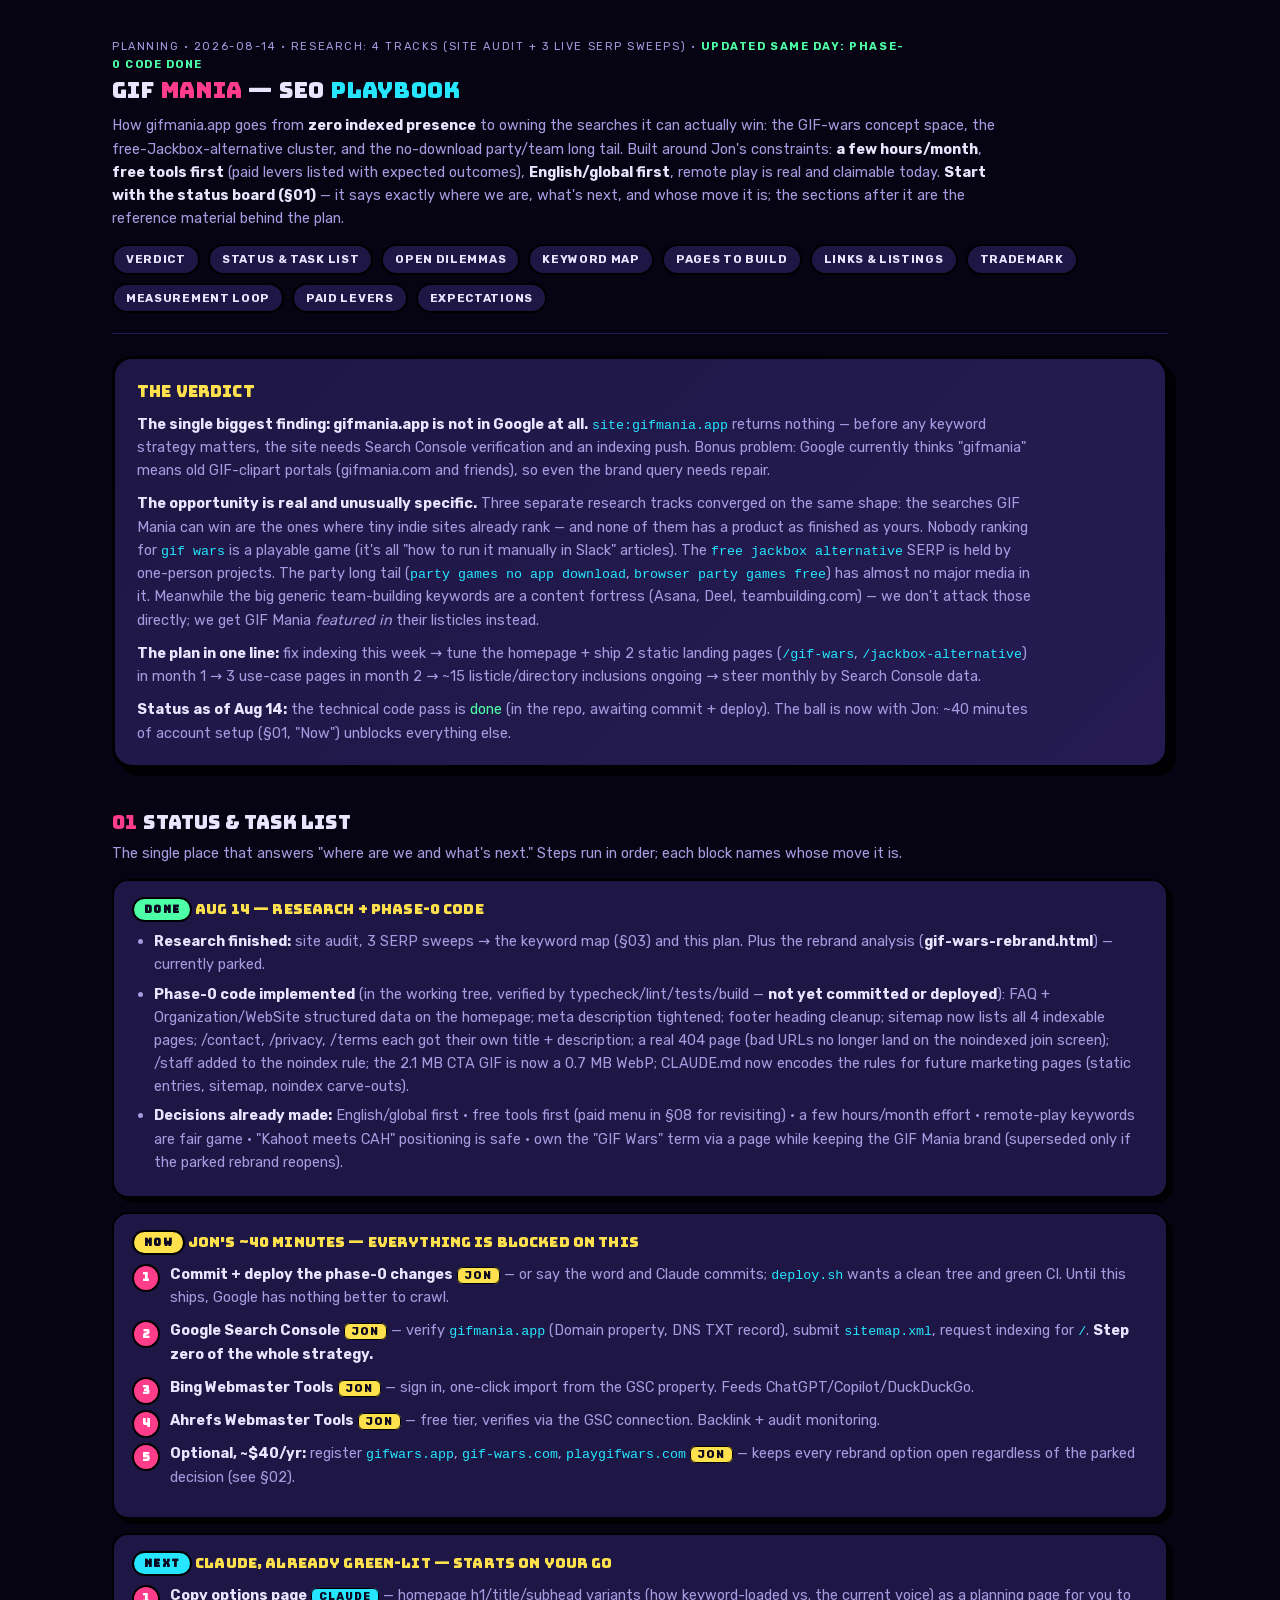
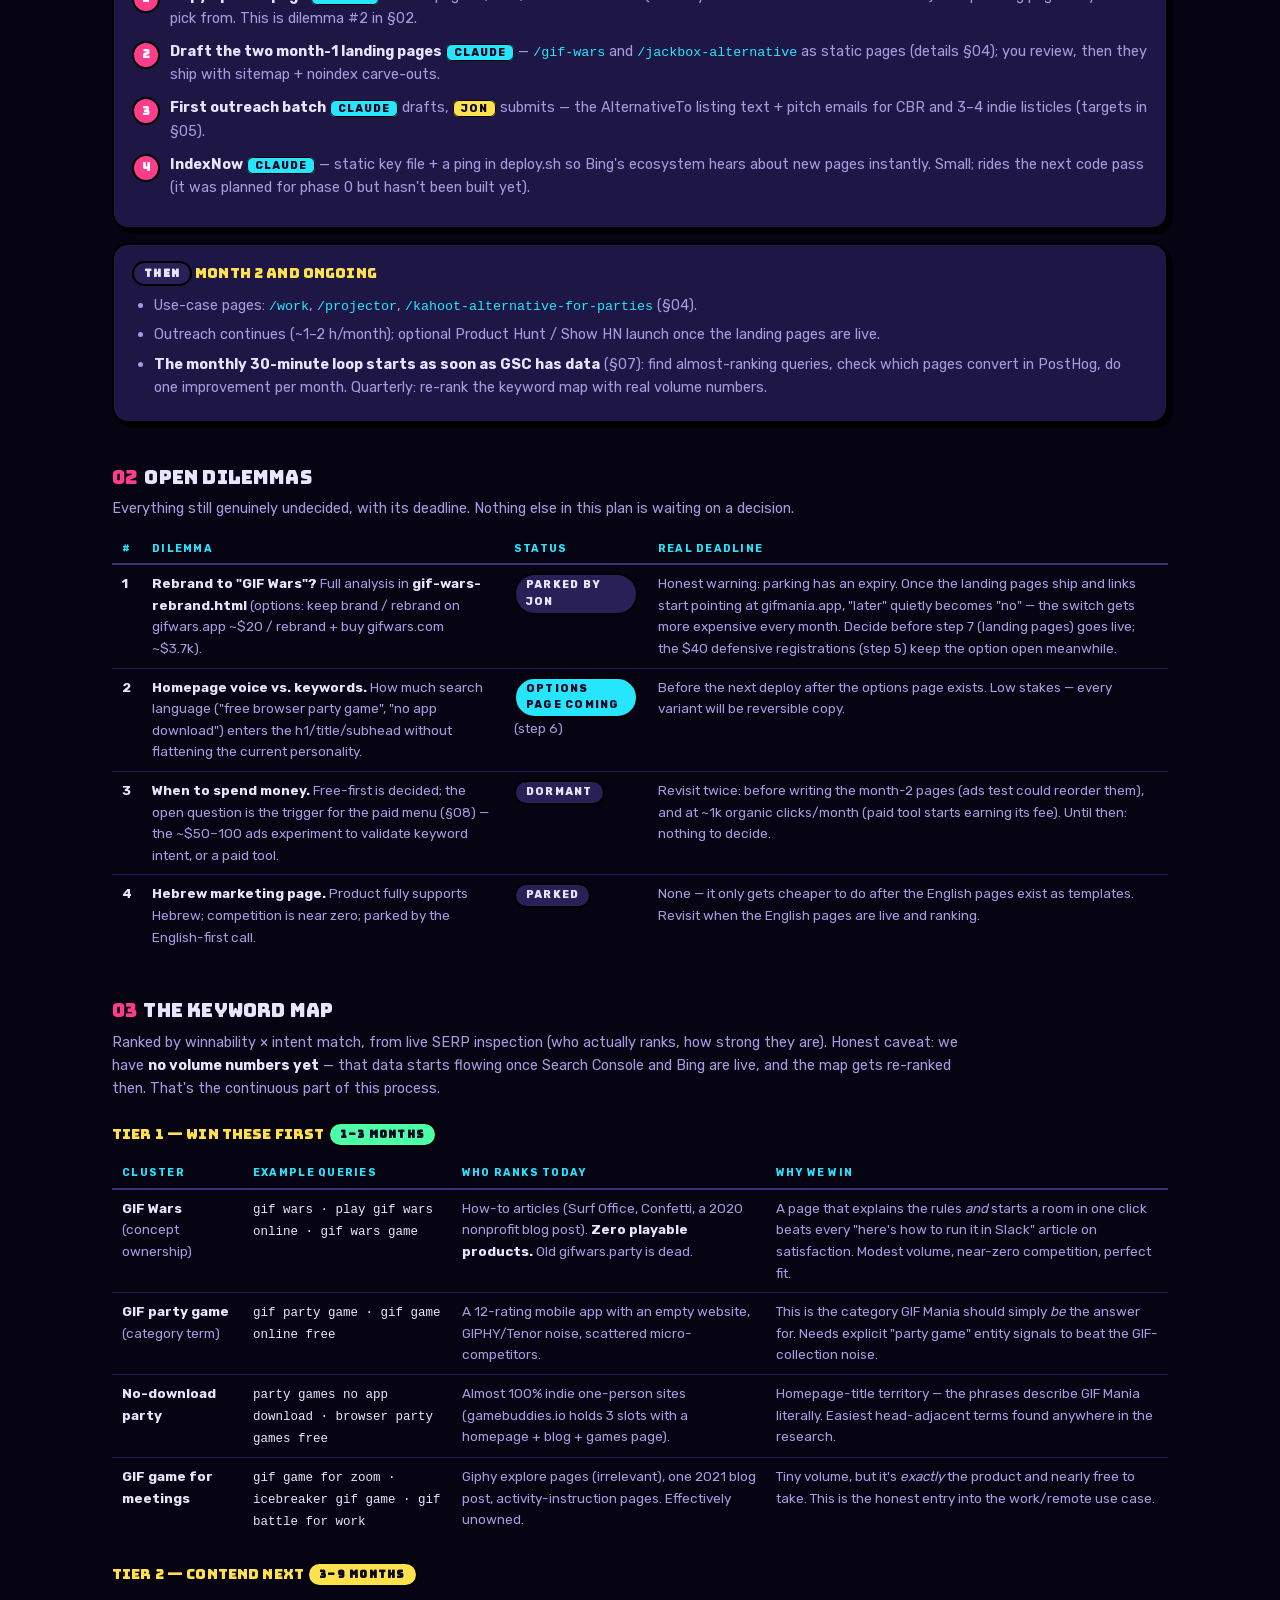
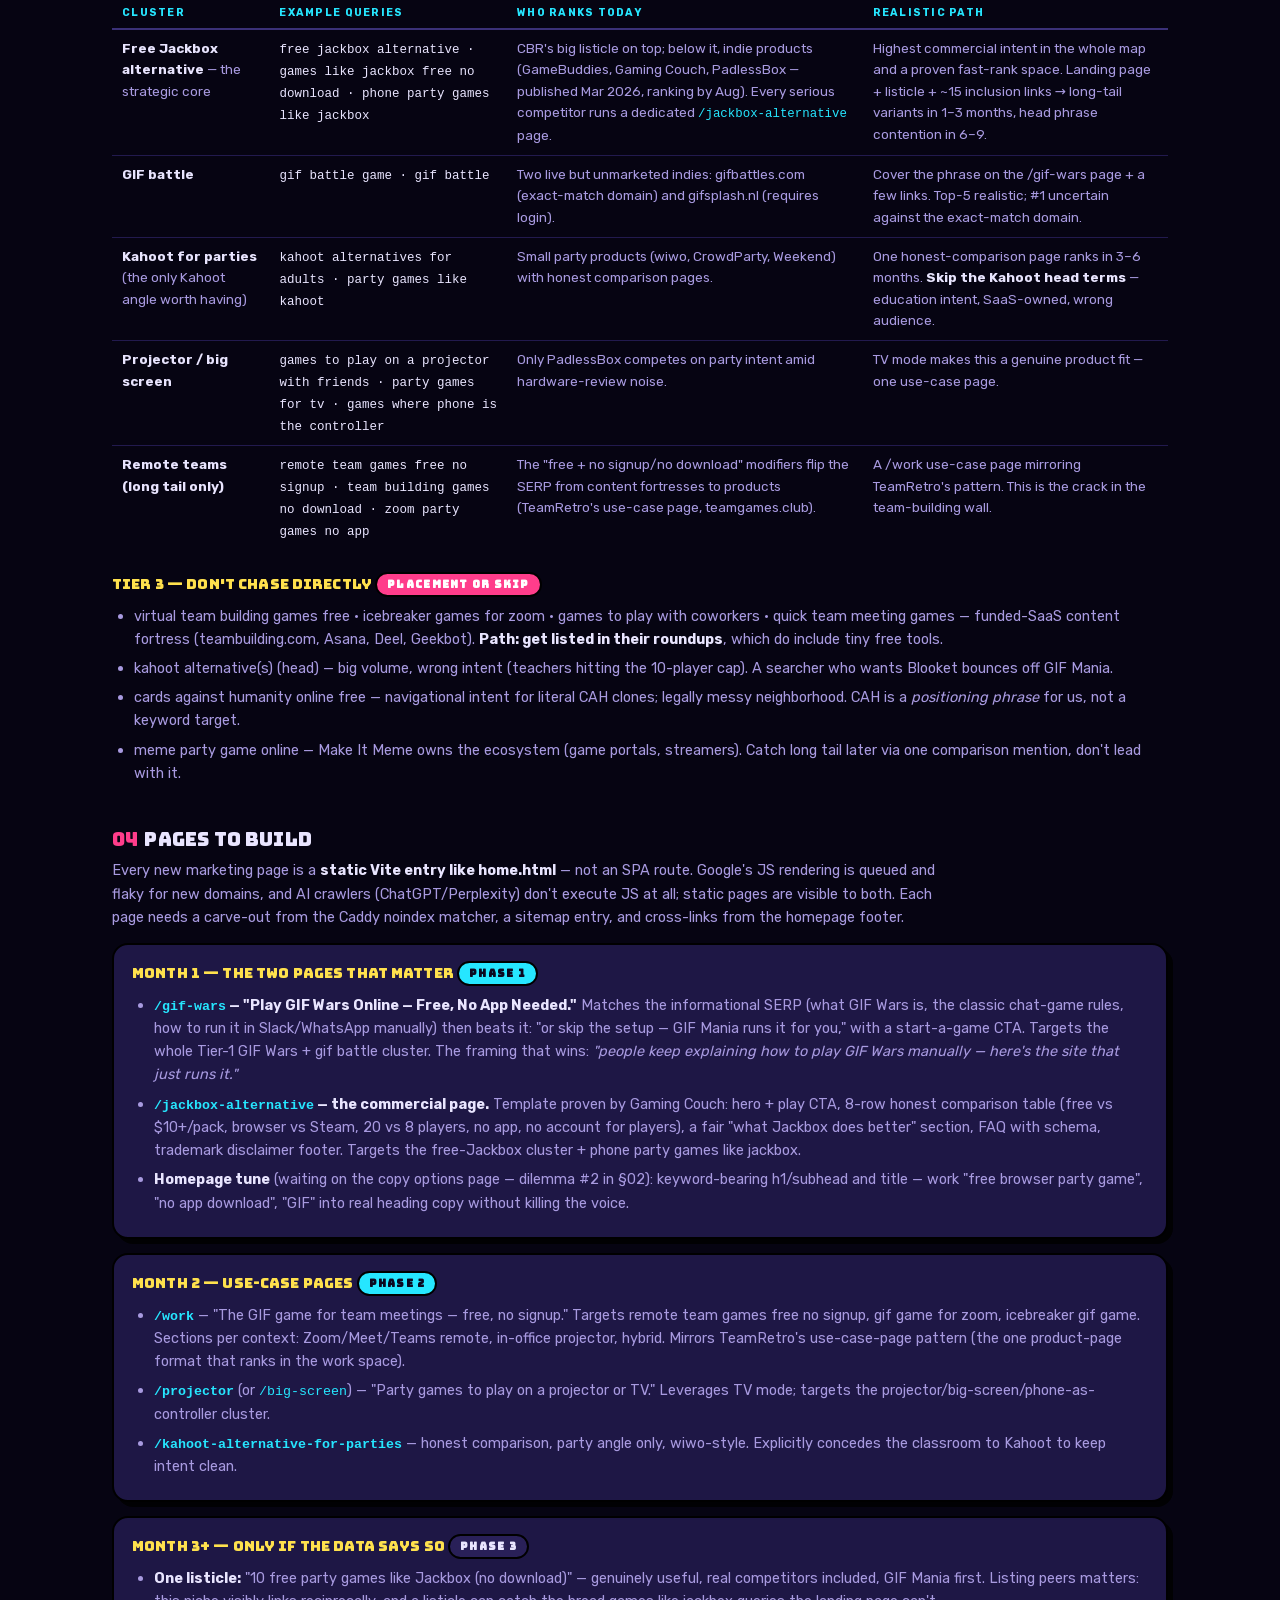
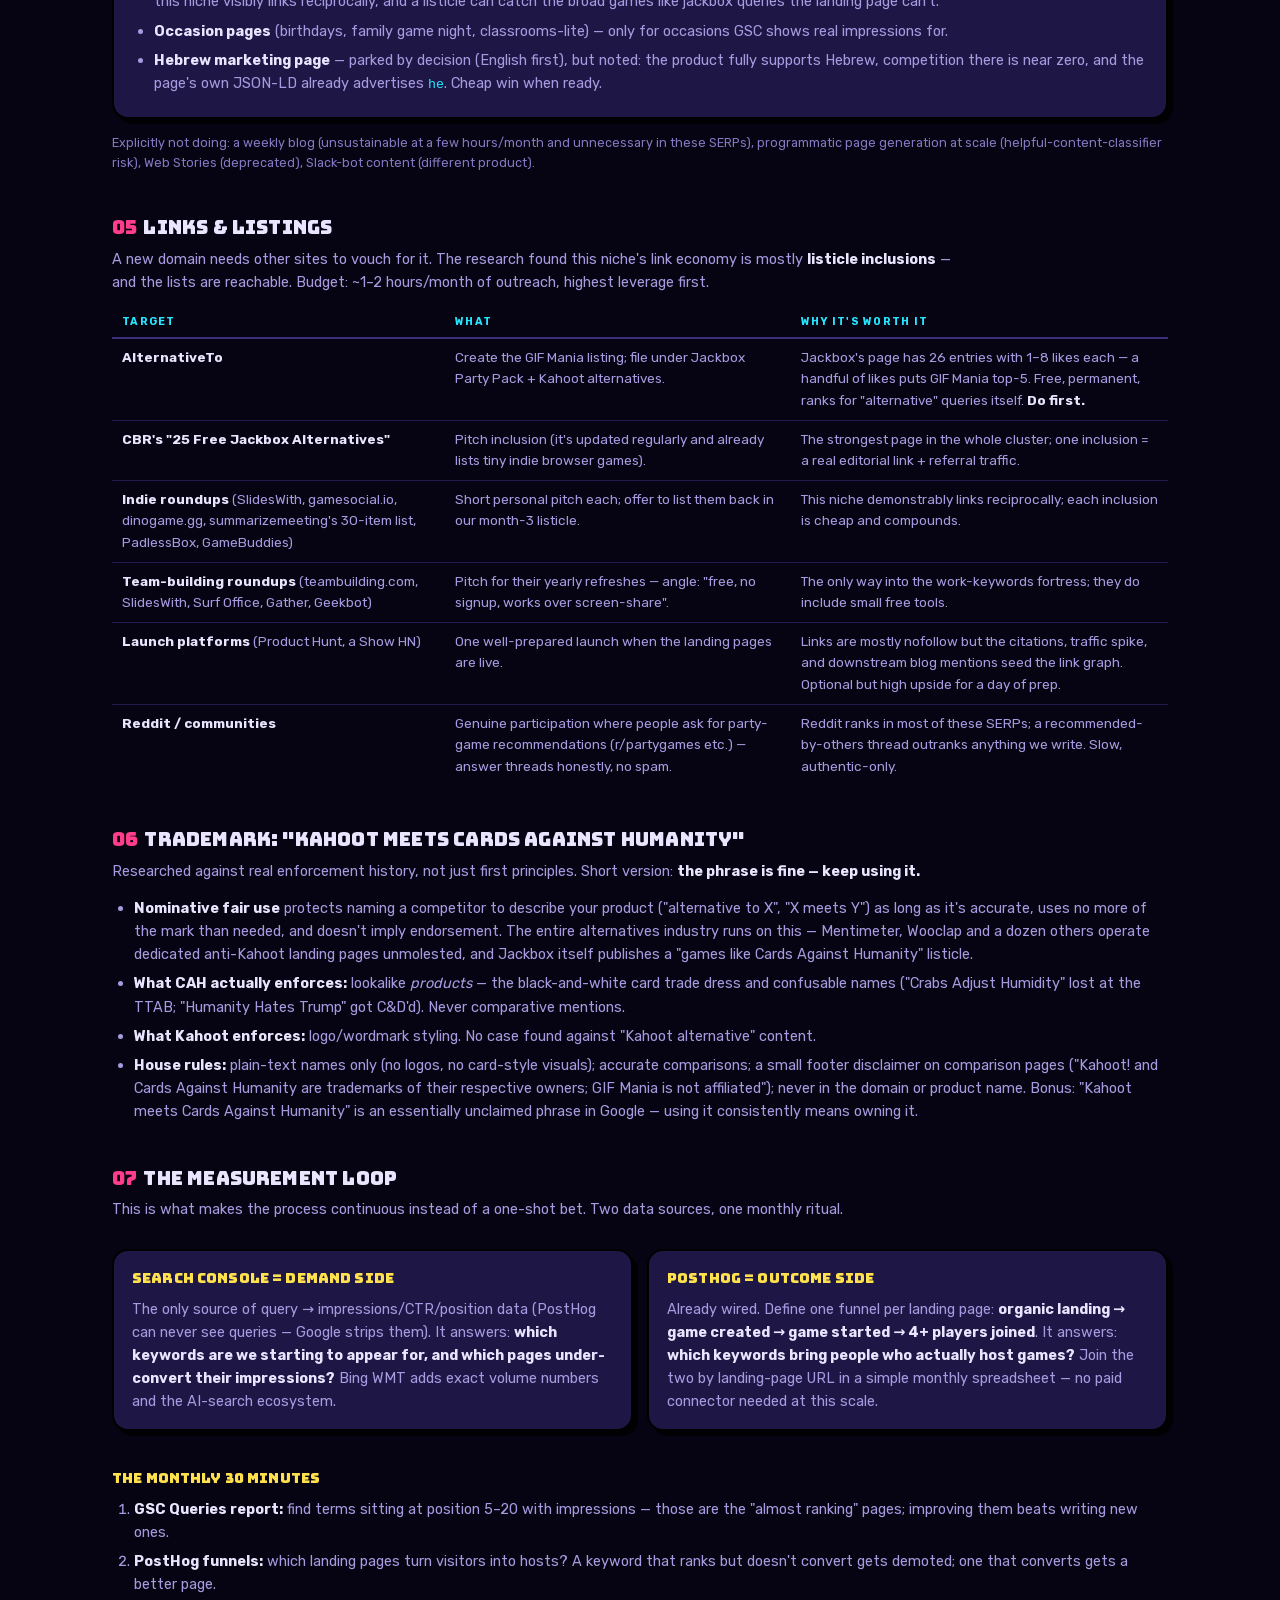
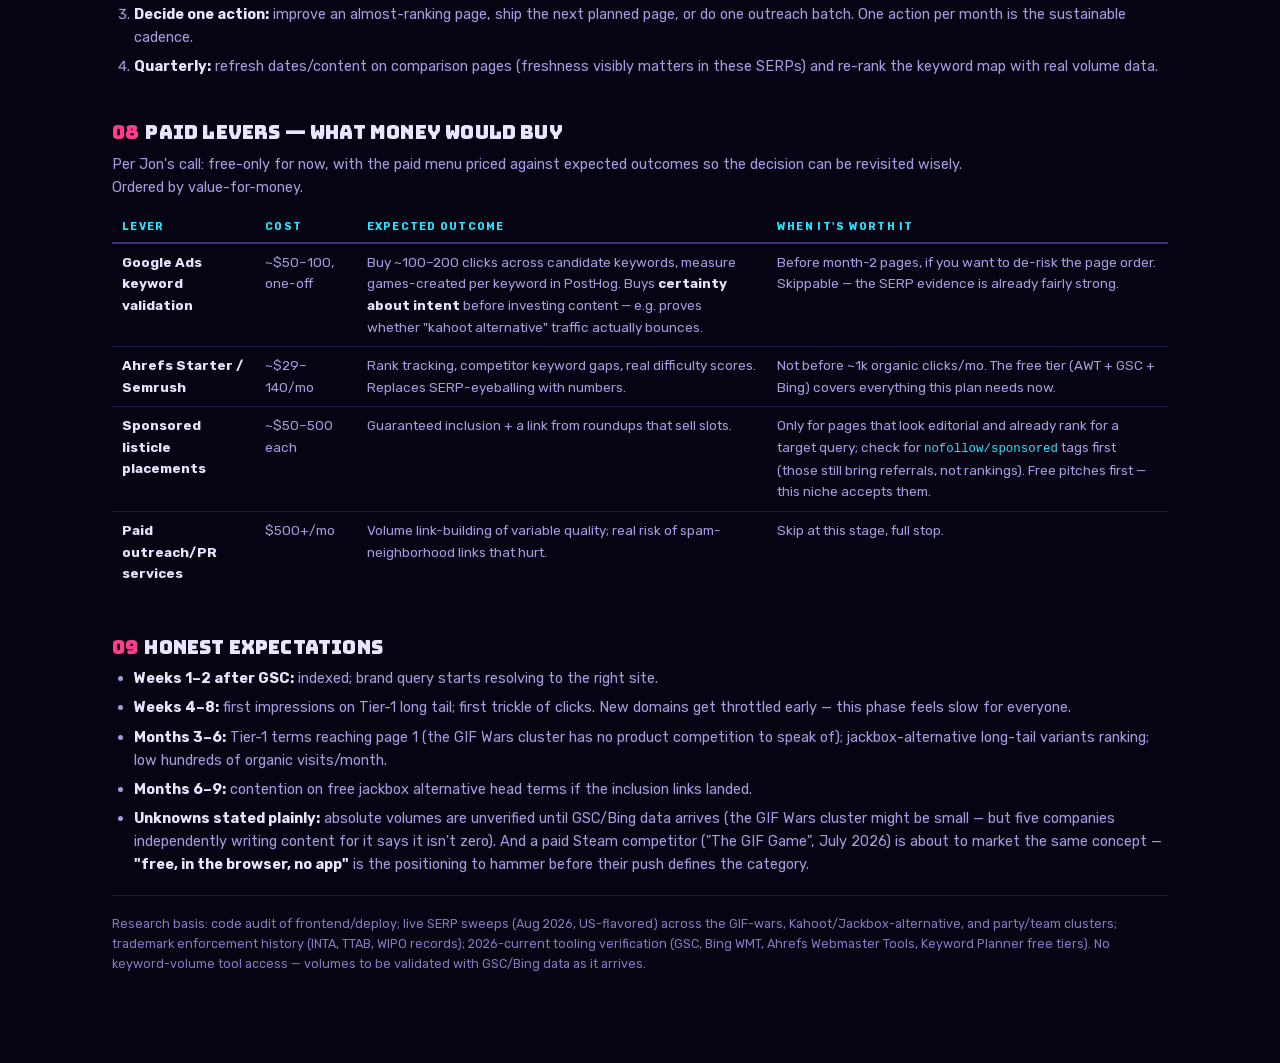
<file: seo-playbook.html>
<!doctype html>
<html lang="en">
<head>
<meta charset="utf-8" />
<meta name="viewport" content="width=device-width, initial-scale=1" />
<title>GIF Mania SEO Playbook</title>
<style>
  @font-face {
    font-family: 'Bungee';
    font-style: normal; font-weight: 400; font-display: swap;
    src: url('./bungee-400-latin.woff2') format('woff2');
  }
  @font-face {
    font-family: 'Rubik';
    font-style: normal; font-weight: 300 900; font-display: swap;
    src: url('./rubik-latin.woff2') format('woff2');
  }
  :root {
    --night:#0b0820; --ink:#151033; --panel:#1e1745; --panel2:#292058; --line:#3b3178;
    --lilac:#a89ae0; --fog:#e9e5ff; --magenta:#ff3d8b; --cyan:#26e6ff; --acid:#ffe14d; --mint:#4dffa6;
    --disp:'Bungee','Rubik',sans-serif;
  }
  * { box-sizing: border-box; }
  html { background:#060412; color:var(--fog); font-family:'Rubik',ui-sans-serif,system-ui,sans-serif; }
  body { margin:0; font-size:14.5px; line-height:1.6; background:#060412; }
  main { max-width:1100px; margin:0 auto; padding:28px 22px 90px; }
  h1,h2,h3,h4 { font-family:var(--disp); letter-spacing:.01em; margin:0; font-weight:400; text-wrap:balance; }
  p { margin:0 0 10px; color:var(--lilac); }
  li { color:var(--lilac); margin:0 0 6px; }
  b, strong { color:var(--fog); }
  code { font-family:ui-monospace,Menlo,monospace; font-size:.92em; color:var(--cyan); }
  a { color:var(--cyan); }
  ul,ol { margin:0 0 12px; padding-inline-start:22px; }

  header.top { border-bottom:1px solid #221a4e; padding:4px 0 16px; margin-bottom:22px; }
  header.top h1 { font-size:22px; }
  header.top h1 .m{color:var(--magenta)} header.top h1 .c{color:var(--cyan)}
  header.top p { margin:6px 0 0; max-width:100ch; }
  .date { font-size:11px; letter-spacing:.14em; text-transform:uppercase; color:var(--lilac); }

  nav.toc { display:flex; flex-wrap:wrap; gap:8px; margin:14px 0 4px; }
  nav.toc a { font-size:11.5px; font-weight:700; letter-spacing:.06em; text-transform:uppercase; text-decoration:none;
    color:var(--fog); background:var(--panel); border:2px solid #000; border-radius:999px; padding:4px 12px; }
  nav.toc a:hover { background:var(--panel2); }

  .pill { display:inline-block; font-size:10.5px; font-weight:800; letter-spacing:.12em; text-transform:uppercase;
    border:2px solid #000; border-radius:999px; padding:2px 10px; vertical-align:1px; }
  .pill.red { background:#ff3d8b; color:#fff; }
  .pill.cyan { background:#26e6ff; color:#0b0820; }
  .pill.gray { background:#292058; color:#e9e5ff; }
  .pill.mint { background:#4dffa6; color:#0b0820; }
  .pill.acid { background:#ffe14d; color:#0b0820; }

  section { margin:40px 0 0; }
  section > h2 { font-size:19px; margin-bottom:4px; }
  section > h2 .num { color:var(--magenta); margin-inline-end:6px; }
  section > p.sub { margin:0 0 14px; max-width:95ch; }
  h3 { font-size:14px; color:var(--acid); margin:22px 0 8px; }
  h4 { font-size:12.5px; color:var(--cyan); margin:14px 0 6px; }

  .verdict { border:3px solid #000; border-radius:20px; box-shadow:8px 8px 0 0 rgb(0 0 0/.9);
    background:linear-gradient(135deg,#1e1745,#251b52); padding:20px 22px; margin:22px 0 6px; }
  .verdict h2 { font-size:16px; color:var(--acid); margin-bottom:8px; }
  .verdict p { max-width:100ch; }
  .verdict p:last-child { margin-bottom:0; }

  .card { background:var(--panel); border:2px solid #000; border-radius:16px; box-shadow:5px 5px 0 0 rgb(0 0 0/.85);
    padding:16px 18px; margin:14px 0; }
  .card h3 { margin-top:0; }
  .card p:last-child, .card ul:last-child { margin-bottom:0; }

  .grid2 { display:grid; grid-template-columns:1fr 1fr; gap:14px; }
  @media (max-width:820px){ .grid2{ grid-template-columns:1fr; } }

  .tablewrap { overflow-x:auto; margin:12px 0; }
  table { border-collapse:collapse; width:100%; min-width:720px; font-size:13.5px; }
  th { font-size:10.5px; letter-spacing:.12em; text-transform:uppercase; color:var(--cyan); text-align:start;
    border-bottom:2px solid var(--line); padding:6px 10px; }
  td { border-bottom:1px solid #221a4e; padding:8px 10px; vertical-align:top; color:var(--lilac); }
  td b { color:var(--fog); }
  td .kw { font-family:ui-monospace,Menlo,monospace; font-size:12.5px; color:var(--fog); }
  tr:last-child td { border-bottom:none; }

  .steps { counter-reset: step; list-style:none; padding-inline-start:0; }
  .steps > li { counter-increment: step; position:relative; padding-inline-start:38px; margin-bottom:10px; }
  .steps > li::before { content: counter(step); position:absolute; inset-inline-start:0; top:1px;
    width:24px; height:24px; border-radius:999px; background:var(--magenta); color:#fff;
    font-family:var(--disp); font-size:12px; display:flex; align-items:center; justify-content:center;
    border:2px solid #000; }

  .who { font-size:10.5px; font-weight:800; letter-spacing:.1em; text-transform:uppercase; border-radius:6px;
    padding:1px 7px; border:1.5px solid #000; }
  .who.claude { background:#26e6ff; color:#0b0820; }
  .who.jon { background:#ffe14d; color:#0b0820; }

  .quiet { font-size:12.5px; color:#8578c2; }
  hr.sp { border:none; border-top:1px solid #221a4e; margin:18px 0; }
</style>
</head>
<body>
<main>

<header class="top">
  <p class="date">Planning · 2026-08-14 · research: 4 tracks (site audit + 3 live SERP sweeps) · <b style="color:var(--mint)">updated same day: phase-0 code done</b></p>
  <h1>GIF <span class="m">MANIA</span> — SEO <span class="c">PLAYBOOK</span></h1>
  <p>How gifmania.app goes from <b>zero indexed presence</b> to owning the searches it can actually win: the GIF-wars concept space, the free-Jackbox-alternative cluster, and the no-download party/team long tail. Built around Jon's constraints: <b>a few hours/month</b>, <b>free tools first</b> (paid levers listed with expected outcomes), <b>English/global first</b>, remote play is real and claimable today. <b>Start with the status board (§01)</b> — it says exactly where we are, what's next, and whose move it is; the sections after it are the reference material behind the plan.</p>
  <nav class="toc">
    <a href="#verdict">Verdict</a>
    <a href="#status">Status &amp; task list</a>
    <a href="#decisions">Open dilemmas</a>
    <a href="#keywords">Keyword map</a>
    <a href="#pages">Pages to build</a>
    <a href="#links">Links &amp; listings</a>
    <a href="#legal">Trademark</a>
    <a href="#measure">Measurement loop</a>
    <a href="#paid">Paid levers</a>
    <a href="#timeline">Expectations</a>
  </nav>
</header>

<div class="verdict" id="verdict">
  <h2>THE VERDICT</h2>
  <p><b>The single biggest finding: gifmania.app is not in Google at all.</b> <code>site:gifmania.app</code> returns nothing — before any keyword strategy matters, the site needs Search Console verification and an indexing push. Bonus problem: Google currently thinks "gifmania" means old GIF-clipart portals (gifmania.com and friends), so even the brand query needs repair.</p>
  <p><b>The opportunity is real and unusually specific.</b> Three separate research tracks converged on the same shape: the searches GIF Mania can win are the ones where tiny indie sites already rank — and none of them has a product as finished as yours. Nobody ranking for <code>gif wars</code> is a playable game (it's all "how to run it manually in Slack" articles). The <code>free jackbox alternative</code> SERP is held by one-person projects. The party long tail (<code>party games no app download</code>, <code>browser party games free</code>) has almost no major media in it. Meanwhile the big generic team-building keywords are a content fortress (Asana, Deel, teambuilding.com) — we don't attack those directly; we get GIF Mania <em>featured in</em> their listicles instead.</p>
  <p><b>The plan in one line:</b> fix indexing this week → tune the homepage + ship 2 static landing pages (<code>/gif-wars</code>, <code>/jackbox-alternative</code>) in month 1 → 3 use-case pages in month 2 → ~15 listicle/directory inclusions ongoing → steer monthly by Search Console data.</p>
  <p><b>Status as of Aug 14:</b> the technical code pass is <span style="color:var(--mint)">done</span> (in the repo, awaiting commit + deploy). The ball is now with Jon: ~40 minutes of account setup (§01, "Now") unblocks everything else.</p>
</div>

<section id="status">
  <h2><span class="num">01</span>STATUS &amp; TASK LIST</h2>
  <p class="sub">The single place that answers "where are we and what's next." Steps run in order; each block names whose move it is.</p>

  <div class="card">
    <h3><span class="pill mint">Done</span> Aug 14 — research + phase-0 code</h3>
    <ul>
      <li><b>Research finished:</b> site audit, 3 SERP sweeps → the keyword map (§03) and this plan. Plus the rebrand analysis (<b>gif-wars-rebrand.html</b>) — currently parked.</li>
      <li><b>Phase-0 code implemented</b> (in the working tree, verified by typecheck/lint/tests/build — <b>not yet committed or deployed</b>):
        FAQ + Organization/WebSite structured data on the homepage; meta description tightened; footer heading cleanup; sitemap now lists all 4 indexable pages; /contact, /privacy, /terms each got their own title + description; a real 404 page (bad URLs no longer land on the noindexed join screen); /staff added to the noindex rule; the 2.1&nbsp;MB CTA GIF is now a 0.7&nbsp;MB WebP; CLAUDE.md now encodes the rules for future marketing pages (static entries, sitemap, noindex carve-outs).</li>
      <li><b>Decisions already made:</b> English/global first · free tools first (paid menu in §08 for revisiting) · a few hours/month effort · remote-play keywords are fair game · "Kahoot meets CAH" positioning is safe · own the "GIF Wars" term via a page while keeping the GIF Mania brand (superseded only if the parked rebrand reopens).</li>
    </ul>
  </div>

  <div class="card">
    <h3><span class="pill acid">Now</span> Jon's ~40 minutes — everything is blocked on this</h3>
    <ol class="steps">
      <li><b>Commit + deploy the phase-0 changes</b> <span class="who jon">JON</span> — or say the word and Claude commits; <code>deploy.sh</code> wants a clean tree and green CI. Until this ships, Google has nothing better to crawl.</li>
      <li><b>Google Search Console</b> <span class="who jon">JON</span> — verify <code>gifmania.app</code> (Domain property, DNS TXT record), submit <code>sitemap.xml</code>, request indexing for <code>/</code>. <b>Step zero of the whole strategy.</b></li>
      <li><b>Bing Webmaster Tools</b> <span class="who jon">JON</span> — sign in, one-click import from the GSC property. Feeds ChatGPT/Copilot/DuckDuckGo.</li>
      <li><b>Ahrefs Webmaster Tools</b> <span class="who jon">JON</span> — free tier, verifies via the GSC connection. Backlink + audit monitoring.</li>
      <li><b>Optional, ~$40/yr:</b> register <code>gifwars.app</code>, <code>gif-wars.com</code>, <code>playgifwars.com</code> <span class="who jon">JON</span> — keeps every rebrand option open regardless of the parked decision (see §02).</li>
    </ol>
  </div>

  <div class="card">
    <h3><span class="pill cyan">Next</span> Claude, already green-lit — starts on your go</h3>
    <ol class="steps">
      <li><b>Copy options page</b> <span class="who claude">CLAUDE</span> — homepage h1/title/subhead variants (how keyword-loaded vs. the current voice) as a planning page for you to pick from. This is dilemma #2 in §02.</li>
      <li><b>Draft the two month-1 landing pages</b> <span class="who claude">CLAUDE</span> — <code>/gif-wars</code> and <code>/jackbox-alternative</code> as static pages (details §04); you review, then they ship with sitemap + noindex carve-outs.</li>
      <li><b>First outreach batch</b> <span class="who claude">CLAUDE</span> drafts, <span class="who jon">JON</span> submits — the AlternativeTo listing text + pitch emails for CBR and 3–4 indie listicles (targets in §05).</li>
      <li><b>IndexNow</b> <span class="who claude">CLAUDE</span> — static key file + a ping in deploy.sh so Bing's ecosystem hears about new pages instantly. Small; rides the next code pass (it was planned for phase 0 but hasn't been built yet).</li>
    </ol>
  </div>

  <div class="card">
    <h3><span class="pill gray">Then</span> month 2 and ongoing</h3>
    <ul>
      <li>Use-case pages: <code>/work</code>, <code>/projector</code>, <code>/kahoot-alternative-for-parties</code> (§04).</li>
      <li>Outreach continues (~1–2 h/month); optional Product Hunt / Show HN launch once the landing pages are live.</li>
      <li><b>The monthly 30-minute loop starts as soon as GSC has data</b> (§07): find almost-ranking queries, check which pages convert in PostHog, do one improvement per month. Quarterly: re-rank the keyword map with real volume numbers.</li>
    </ul>
  </div>
</section>

<section id="decisions">
  <h2><span class="num">02</span>OPEN DILEMMAS</h2>
  <p class="sub">Everything still genuinely undecided, with its deadline. Nothing else in this plan is waiting on a decision.</p>
  <div class="tablewrap"><table>
    <tr><th>#</th><th>Dilemma</th><th>Status</th><th>Real deadline</th></tr>
    <tr>
      <td><b>1</b></td>
      <td><b>Rebrand to "GIF Wars"?</b> Full analysis in <b>gif-wars-rebrand.html</b> (options: keep brand / rebrand on gifwars.app ~$20 / rebrand + buy gifwars.com ~$3.7k).</td>
      <td><span class="pill gray">Parked by Jon</span></td>
      <td>Honest warning: parking has an expiry. Once the landing pages ship and links start pointing at gifmania.app, "later" quietly becomes "no" — the switch gets more expensive every month. Decide before step 7 (landing pages) goes live; the $40 defensive registrations (step 5) keep the option open meanwhile.</td>
    </tr>
    <tr>
      <td><b>2</b></td>
      <td><b>Homepage voice vs. keywords.</b> How much search language ("free browser party game", "no app download") enters the h1/title/subhead without flattening the current personality.</td>
      <td><span class="pill cyan">Options page coming</span> (step 6)</td>
      <td>Before the next deploy after the options page exists. Low stakes — every variant will be reversible copy.</td>
    </tr>
    <tr>
      <td><b>3</b></td>
      <td><b>When to spend money.</b> Free-first is decided; the open question is the trigger for the paid menu (§08) — the ~$50–100 ads experiment to validate keyword intent, or a paid tool.</td>
      <td><span class="pill gray">Dormant</span></td>
      <td>Revisit twice: before writing the month-2 pages (ads test could reorder them), and at ~1k organic clicks/month (paid tool starts earning its fee). Until then: nothing to decide.</td>
    </tr>
    <tr>
      <td><b>4</b></td>
      <td><b>Hebrew marketing page.</b> Product fully supports Hebrew; competition is near zero; parked by the English-first call.</td>
      <td><span class="pill gray">Parked</span></td>
      <td>None — it only gets cheaper to do after the English pages exist as templates. Revisit when the English pages are live and ranking.</td>
    </tr>
  </table></div>
</section>

<section id="keywords">
  <h2><span class="num">03</span>THE KEYWORD MAP</h2>
  <p class="sub">Ranked by winnability × intent match, from live SERP inspection (who actually ranks, how strong they are). Honest caveat: we have <b>no volume numbers yet</b> — that data starts flowing once Search Console and Bing are live, and the map gets re-ranked then. That's the continuous part of this process.</p>

  <h3>Tier 1 — win these first <span class="pill mint">1–3 months</span></h3>
  <div class="tablewrap"><table>
    <tr><th>Cluster</th><th>Example queries</th><th>Who ranks today</th><th>Why we win</th></tr>
    <tr>
      <td><b>GIF Wars</b> (concept ownership)</td>
      <td><span class="kw">gif wars · play gif wars online · gif wars game</span></td>
      <td>How-to articles (Surf Office, Confetti, a 2020 nonprofit blog post). <b>Zero playable products.</b> Old gifwars.party is dead.</td>
      <td>A page that explains the rules <em>and</em> starts a room in one click beats every "here's how to run it in Slack" article on satisfaction. Modest volume, near-zero competition, perfect fit.</td>
    </tr>
    <tr>
      <td><b>GIF party game</b> (category term)</td>
      <td><span class="kw">gif party game · gif game online free</span></td>
      <td>A 12-rating mobile app with an empty website, GIPHY/Tenor noise, scattered micro-competitors.</td>
      <td>This is the category GIF Mania should simply <em>be</em> the answer for. Needs explicit "party game" entity signals to beat the GIF-collection noise.</td>
    </tr>
    <tr>
      <td><b>No-download party</b></td>
      <td><span class="kw">party games no app download · browser party games free</span></td>
      <td>Almost 100% indie one-person sites (gamebuddies.io holds 3 slots with a homepage + blog + games page).</td>
      <td>Homepage-title territory — the phrases describe GIF Mania literally. Easiest head-adjacent terms found anywhere in the research.</td>
    </tr>
    <tr>
      <td><b>GIF game for meetings</b></td>
      <td><span class="kw">gif game for zoom · icebreaker gif game · gif battle for work</span></td>
      <td>Giphy explore pages (irrelevant), one 2021 blog post, activity-instruction pages. Effectively unowned.</td>
      <td>Tiny volume, but it's <em>exactly</em> the product and nearly free to take. This is the honest entry into the work/remote use case.</td>
    </tr>
  </table></div>

  <h3>Tier 2 — contend next <span class="pill acid">3–9 months</span></h3>
  <div class="tablewrap"><table>
    <tr><th>Cluster</th><th>Example queries</th><th>Who ranks today</th><th>Realistic path</th></tr>
    <tr>
      <td><b>Free Jackbox alternative</b> — the strategic core</td>
      <td><span class="kw">free jackbox alternative · games like jackbox free no download · phone party games like jackbox</span></td>
      <td>CBR's big listicle on top; below it, indie products (GameBuddies, Gaming Couch, PadlessBox — published Mar 2026, ranking by Aug). Every serious competitor runs a dedicated <code>/jackbox-alternative</code> page.</td>
      <td>Highest commercial intent in the whole map and a proven fast-rank space. Landing page + listicle + ~15 inclusion links → long-tail variants in 1–3 months, head phrase contention in 6–9.</td>
    </tr>
    <tr>
      <td><b>GIF battle</b></td>
      <td><span class="kw">gif battle game · gif battle</span></td>
      <td>Two live but unmarketed indies: gifbattles.com (exact-match domain) and gifsplash.nl (requires login).</td>
      <td>Cover the phrase on the /gif-wars page + a few links. Top-5 realistic; #1 uncertain against the exact-match domain.</td>
    </tr>
    <tr>
      <td><b>Kahoot for parties</b> (the only Kahoot angle worth having)</td>
      <td><span class="kw">kahoot alternatives for adults · party games like kahoot</span></td>
      <td>Small party products (wiwo, CrowdParty, Weekend) with honest comparison pages.</td>
      <td>One honest-comparison page ranks in 3–6 months. <b>Skip the Kahoot head terms</b> — education intent, SaaS-owned, wrong audience.</td>
    </tr>
    <tr>
      <td><b>Projector / big screen</b></td>
      <td><span class="kw">games to play on a projector with friends · party games for tv · games where phone is the controller</span></td>
      <td>Only PadlessBox competes on party intent amid hardware-review noise.</td>
      <td>TV mode makes this a genuine product fit — one use-case page.</td>
    </tr>
    <tr>
      <td><b>Remote teams (long tail only)</b></td>
      <td><span class="kw">remote team games free no signup · team building games no download · zoom party games no app</span></td>
      <td>The "free + no signup/no download" modifiers flip the SERP from content fortresses to products (TeamRetro's use-case page, teamgames.club).</td>
      <td>A /work use-case page mirroring TeamRetro's pattern. This is the crack in the team-building wall.</td>
    </tr>
  </table></div>

  <h3>Tier 3 — don't chase directly <span class="pill red">placement or skip</span></h3>
  <ul>
    <li><span class="kw">virtual team building games free · icebreaker games for zoom · games to play with coworkers · quick team meeting games</span> — funded-SaaS content fortress (teambuilding.com, Asana, Deel, Geekbot). <b>Path: get listed in their roundups</b>, which do include tiny free tools.</li>
    <li><span class="kw">kahoot alternative(s)</span> (head) — big volume, wrong intent (teachers hitting the 10-player cap). A searcher who wants Blooket bounces off GIF Mania.</li>
    <li><span class="kw">cards against humanity online free</span> — navigational intent for literal CAH clones; legally messy neighborhood. CAH is a <em>positioning phrase</em> for us, not a keyword target.</li>
    <li><span class="kw">meme party game online</span> — Make It Meme owns the ecosystem (game portals, streamers). Catch long tail later via one comparison mention, don't lead with it.</li>
  </ul>
</section>

<section id="pages">
  <h2><span class="num">04</span>PAGES TO BUILD</h2>
  <p class="sub">Every new marketing page is a <b>static Vite entry like home.html</b> — not an SPA route. Google's JS rendering is queued and flaky for new domains, and AI crawlers (ChatGPT/Perplexity) don't execute JS at all; static pages are visible to both. Each page needs a carve-out from the Caddy noindex matcher, a sitemap entry, and cross-links from the homepage footer.</p>

  <div class="card">
    <h3>Month 1 — the two pages that matter <span class="pill cyan">phase 1</span></h3>
    <ul>
      <li><b><code>/gif-wars</code> — "Play GIF Wars Online — Free, No App Needed."</b> Matches the informational SERP (what GIF Wars is, the classic chat-game rules, how to run it in Slack/WhatsApp manually) then beats it: "or skip the setup — GIF Mania runs it for you," with a start-a-game CTA. Targets the whole Tier-1 GIF Wars + gif battle cluster. The framing that wins: <em>"people keep explaining how to play GIF Wars manually — here's the site that just runs it."</em></li>
      <li><b><code>/jackbox-alternative</code> — the commercial page.</b> Template proven by Gaming Couch: hero + play CTA, 8-row honest comparison table (free vs $10+/pack, browser vs Steam, 20 vs 8 players, no app, no account for players), a fair "what Jackbox does better" section, FAQ with schema, trademark disclaimer footer. Targets the free-Jackbox cluster + <span class="kw">phone party games like jackbox</span>.</li>
      <li><b>Homepage tune</b> (waiting on the copy options page — dilemma #2 in §02): keyword-bearing h1/subhead and title — work "free browser party game", "no app download", "GIF" into real heading copy without killing the voice.</li>
    </ul>
  </div>

  <div class="card">
    <h3>Month 2 — use-case pages <span class="pill cyan">phase 2</span></h3>
    <ul>
      <li><b><code>/work</code></b> — "The GIF game for team meetings — free, no signup." Targets <span class="kw">remote team games free no signup</span>, <span class="kw">gif game for zoom</span>, <span class="kw">icebreaker gif game</span>. Sections per context: Zoom/Meet/Teams remote, in-office projector, hybrid. Mirrors TeamRetro's use-case-page pattern (the one product-page format that ranks in the work space).</li>
      <li><b><code>/projector</code></b> (or <code>/big-screen</code>) — "Party games to play on a projector or TV." Leverages TV mode; targets the projector/big-screen/phone-as-controller cluster.</li>
      <li><b><code>/kahoot-alternative-for-parties</code></b> — honest comparison, party angle only, wiwo-style. Explicitly concedes the classroom to Kahoot to keep intent clean.</li>
    </ul>
  </div>

  <div class="card">
    <h3>Month 3+ — only if the data says so <span class="pill gray">phase 3</span></h3>
    <ul>
      <li><b>One listicle:</b> "10 free party games like Jackbox (no download)" — genuinely useful, real competitors included, GIF Mania first. Listing peers matters: this niche visibly links reciprocally, and a listicle can catch the broad <span class="kw">games like jackbox</span> queries the landing page can't.</li>
      <li><b>Occasion pages</b> (birthdays, family game night, classrooms-lite) — only for occasions GSC shows real impressions for.</li>
      <li><b>Hebrew marketing page</b> — parked by decision (English first), but noted: the product fully supports Hebrew, competition there is near zero, and the page's own JSON-LD already advertises <code>he</code>. Cheap win when ready.</li>
    </ul>
  </div>

  <p class="quiet">Explicitly not doing: a weekly blog (unsustainable at a few hours/month and unnecessary in these SERPs), programmatic page generation at scale (helpful-content-classifier risk), Web Stories (deprecated), Slack-bot content (different product).</p>
</section>

<section id="links">
  <h2><span class="num">05</span>LINKS &amp; LISTINGS</h2>
  <p class="sub">A new domain needs other sites to vouch for it. The research found this niche's link economy is mostly <b>listicle inclusions</b> — and the lists are reachable. Budget: ~1–2 hours/month of outreach, highest leverage first.</p>
  <div class="tablewrap"><table>
    <tr><th>Target</th><th>What</th><th>Why it's worth it</th></tr>
    <tr><td><b>AlternativeTo</b></td><td>Create the GIF Mania listing; file under Jackbox Party Pack + Kahoot alternatives.</td><td>Jackbox's page has 26 entries with 1–8 likes each — a handful of likes puts GIF Mania top-5. Free, permanent, ranks for "alternative" queries itself. <b>Do first.</b></td></tr>
    <tr><td><b>CBR's "25 Free Jackbox Alternatives"</b></td><td>Pitch inclusion (it's updated regularly and already lists tiny indie browser games).</td><td>The strongest page in the whole cluster; one inclusion = a real editorial link + referral traffic.</td></tr>
    <tr><td><b>Indie roundups</b> (SlidesWith, gamesocial.io, dinogame.gg, summarizemeeting's 30-item list, PadlessBox, GameBuddies)</td><td>Short personal pitch each; offer to list them back in our month-3 listicle.</td><td>This niche demonstrably links reciprocally; each inclusion is cheap and compounds.</td></tr>
    <tr><td><b>Team-building roundups</b> (teambuilding.com, SlidesWith, Surf Office, Gather, Geekbot)</td><td>Pitch for their yearly refreshes — angle: "free, no signup, works over screen-share".</td><td>The only way into the work-keywords fortress; they do include small free tools.</td></tr>
    <tr><td><b>Launch platforms</b> (Product Hunt, a Show HN)</td><td>One well-prepared launch when the landing pages are live.</td><td>Links are mostly nofollow but the citations, traffic spike, and downstream blog mentions seed the link graph. Optional but high upside for a day of prep.</td></tr>
    <tr><td><b>Reddit / communities</b></td><td>Genuine participation where people ask for party-game recommendations (r/partygames etc.) — answer threads honestly, no spam.</td><td>Reddit ranks in most of these SERPs; a recommended-by-others thread outranks anything we write. Slow, authentic-only.</td></tr>
  </table></div>
</section>

<section id="legal">
  <h2><span class="num">06</span>TRADEMARK: "KAHOOT MEETS CARDS AGAINST HUMANITY"</h2>
  <p class="sub">Researched against real enforcement history, not just first principles. Short version: <b>the phrase is fine — keep using it.</b></p>
  <ul>
    <li><b>Nominative fair use</b> protects naming a competitor to describe your product ("alternative to X", "X meets Y") as long as it's accurate, uses no more of the mark than needed, and doesn't imply endorsement. The entire alternatives industry runs on this — Mentimeter, Wooclap and a dozen others operate dedicated anti-Kahoot landing pages unmolested, and Jackbox itself publishes a "games like Cards Against Humanity" listicle.</li>
    <li><b>What CAH actually enforces:</b> lookalike <em>products</em> — the black-and-white card trade dress and confusable names ("Crabs Adjust Humidity" lost at the TTAB; "Humanity Hates Trump" got C&amp;D'd). Never comparative mentions.</li>
    <li><b>What Kahoot enforces:</b> logo/wordmark styling. No case found against "Kahoot alternative" content.</li>
    <li><b>House rules:</b> plain-text names only (no logos, no card-style visuals); accurate comparisons; a small footer disclaimer on comparison pages ("Kahoot! and Cards Against Humanity are trademarks of their respective owners; GIF Mania is not affiliated"); never in the domain or product name. Bonus: "Kahoot meets Cards Against Humanity" is an essentially unclaimed phrase in Google — using it consistently means owning it.</li>
  </ul>
</section>

<section id="measure">
  <h2><span class="num">07</span>THE MEASUREMENT LOOP</h2>
  <p class="sub">This is what makes the process continuous instead of a one-shot bet. Two data sources, one monthly ritual.</p>
  <div class="grid2">
    <div class="card">
      <h3>Search Console = demand side</h3>
      <p>The only source of query → impressions/CTR/position data (PostHog can never see queries — Google strips them). It answers: <b>which keywords are we starting to appear for, and which pages under-convert their impressions?</b> Bing WMT adds exact volume numbers and the AI-search ecosystem.</p>
    </div>
    <div class="card">
      <h3>PostHog = outcome side</h3>
      <p>Already wired. Define one funnel per landing page: <b>organic landing → game created → game started → 4+ players joined</b>. It answers: <b>which keywords bring people who actually host games?</b> Join the two by landing-page URL in a simple monthly spreadsheet — no paid connector needed at this scale.</p>
    </div>
  </div>
  <h3>The monthly 30 minutes</h3>
  <ol>
    <li><b>GSC Queries report:</b> find terms sitting at position 5–20 with impressions — those are the "almost ranking" pages; improving them beats writing new ones.</li>
    <li><b>PostHog funnels:</b> which landing pages turn visitors into hosts? A keyword that ranks but doesn't convert gets demoted; one that converts gets a better page.</li>
    <li><b>Decide one action:</b> improve an almost-ranking page, ship the next planned page, or do one outreach batch. One action per month is the sustainable cadence.</li>
    <li><b>Quarterly:</b> refresh dates/content on comparison pages (freshness visibly matters in these SERPs) and re-rank the keyword map with real volume data.</li>
  </ol>
</section>

<section id="paid">
  <h2><span class="num">08</span>PAID LEVERS — WHAT MONEY WOULD BUY</h2>
  <p class="sub">Per Jon's call: free-only for now, with the paid menu priced against expected outcomes so the decision can be revisited wisely. Ordered by value-for-money.</p>
  <div class="tablewrap"><table>
    <tr><th>Lever</th><th>Cost</th><th>Expected outcome</th><th>When it's worth it</th></tr>
    <tr><td><b>Google Ads keyword validation</b></td><td>~$50–100, one-off</td><td>Buy ~100–200 clicks across candidate keywords, measure games-created per keyword in PostHog. Buys <b>certainty about intent</b> before investing content — e.g. proves whether "kahoot alternative" traffic actually bounces.</td><td>Before month-2 pages, if you want to de-risk the page order. Skippable — the SERP evidence is already fairly strong.</td></tr>
    <tr><td><b>Ahrefs Starter / Semrush</b></td><td>~$29–140/mo</td><td>Rank tracking, competitor keyword gaps, real difficulty scores. Replaces SERP-eyeballing with numbers.</td><td>Not before ~1k organic clicks/mo. The free tier (AWT + GSC + Bing) covers everything this plan needs now.</td></tr>
    <tr><td><b>Sponsored listicle placements</b></td><td>~$50–500 each</td><td>Guaranteed inclusion + a link from roundups that sell slots.</td><td>Only for pages that look editorial and already rank for a target query; check for <code>nofollow/sponsored</code> tags first (those still bring referrals, not rankings). Free pitches first — this niche accepts them.</td></tr>
    <tr><td><b>Paid outreach/PR services</b></td><td>$500+/mo</td><td>Volume link-building of variable quality; real risk of spam-neighborhood links that hurt.</td><td>Skip at this stage, full stop.</td></tr>
  </table></div>
</section>

<section id="timeline">
  <h2><span class="num">09</span>HONEST EXPECTATIONS</h2>
  <ul>
    <li><b>Weeks 1–2 after GSC:</b> indexed; brand query starts resolving to the right site.</li>
    <li><b>Weeks 4–8:</b> first impressions on Tier-1 long tail; first trickle of clicks. New domains get throttled early — this phase feels slow for everyone.</li>
    <li><b>Months 3–6:</b> Tier-1 terms reaching page 1 (the GIF Wars cluster has no product competition to speak of); jackbox-alternative long-tail variants ranking; low hundreds of organic visits/month.</li>
    <li><b>Months 6–9:</b> contention on <span class="kw">free jackbox alternative</span> head terms if the inclusion links landed.</li>
    <li><b>Unknowns stated plainly:</b> absolute volumes are unverified until GSC/Bing data arrives (the GIF Wars cluster might be small — but five companies independently writing content for it says it isn't zero). And a paid Steam competitor ("The GIF Game", July 2026) is about to market the same concept — <b>"free, in the browser, no app"</b> is the positioning to hammer before their push defines the category.</li>
  </ul>
</section>

<hr class="sp" />
<p class="quiet">Research basis: code audit of frontend/deploy; live SERP sweeps (Aug 2026, US-flavored) across the GIF-wars, Kahoot/Jackbox-alternative, and party/team clusters; trademark enforcement history (INTA, TTAB, WIPO records); 2026-current tooling verification (GSC, Bing WMT, Ahrefs Webmaster Tools, Keyword Planner free tiers). No keyword-volume tool access — volumes to be validated with GSC/Bing data as it arrives.</p>

</main>
</body>
</html>
</file>
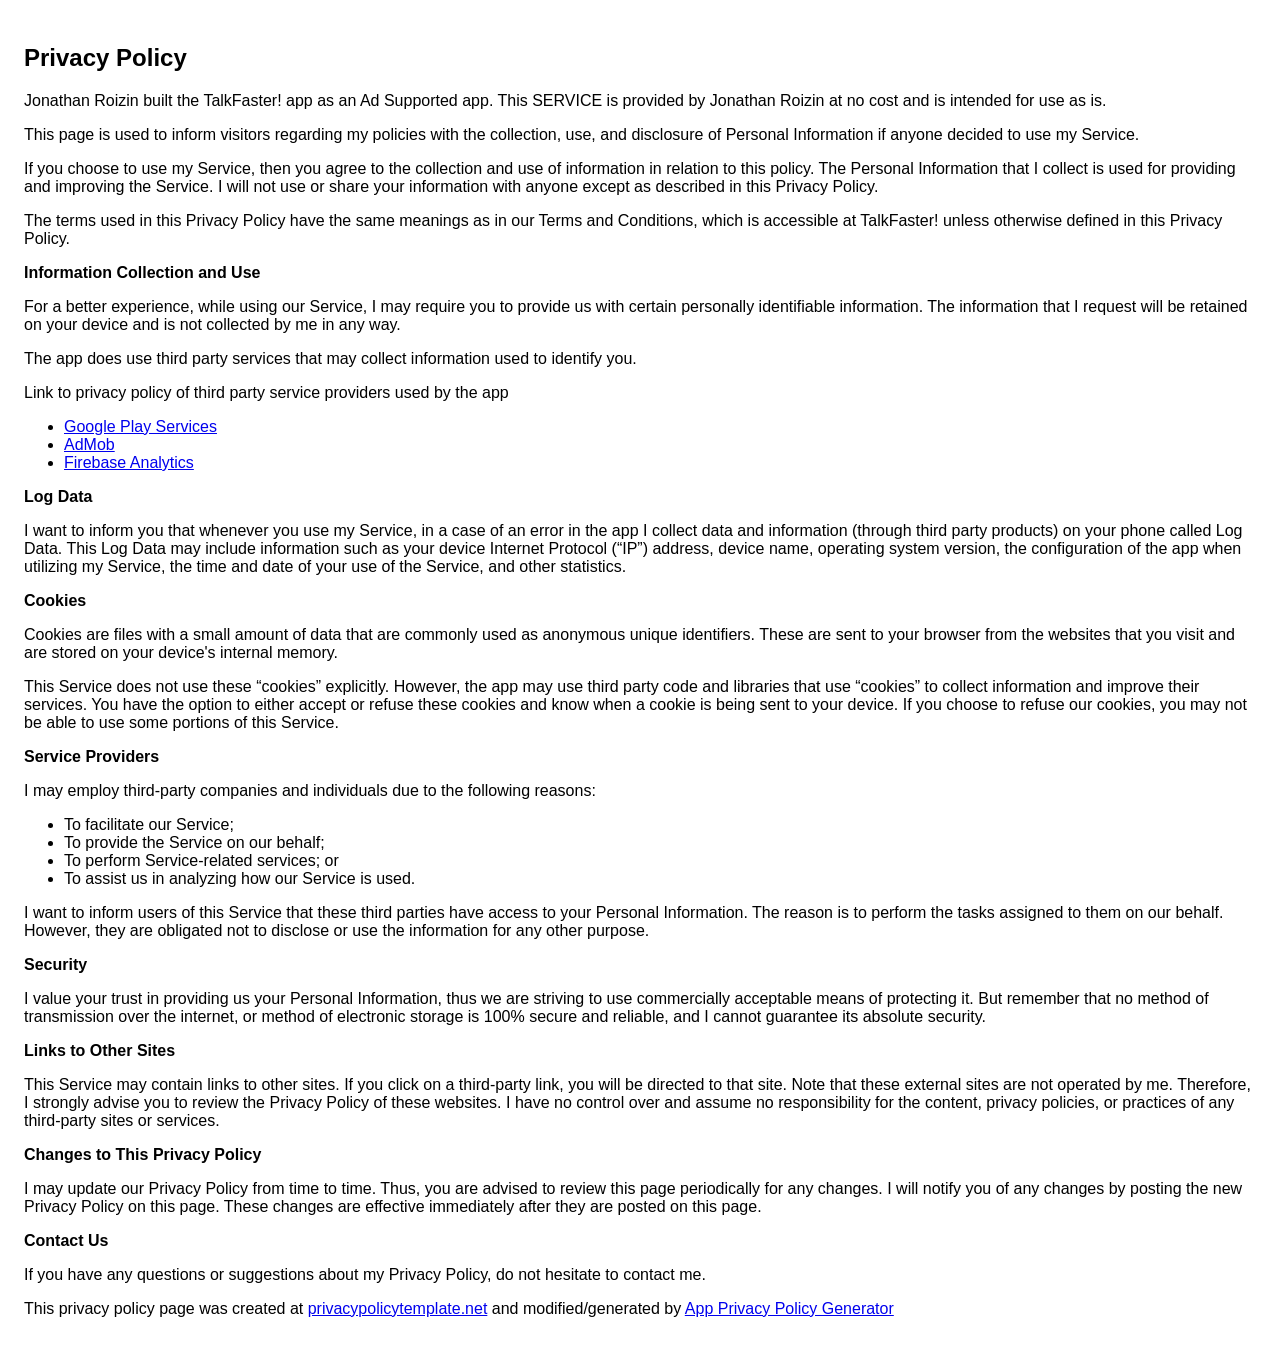
<file: talkfaster_privacy_policy.html>
<!DOCTYPE html>
<html>
<head>
    <meta charset="utf-8">
    <meta name="viewport" content="width=device-width">
    <title>Privacy Policy</title>
    <style>body {
        font-family: "Helvetica Neue", Helvetica, Arial, sans-serif;
        padding: 1em;
    }</style>
</head>
<body><h2>Privacy Policy</h2>
<p> Jonathan Roizin built the TalkFaster! app as an Ad Supported app. This SERVICE is provided by Jonathan Roizin at no
    cost and is intended for use as is.
</p>
<p>This page is used to inform visitors regarding my policies with the collection, use, and
    disclosure of Personal Information if anyone decided to use my Service.
</p>
<p>If you choose to use my Service, then you agree to the collection and use of information in relation
    to this policy. The Personal Information that I collect is used for providing and improving the
    Service. I will not use or share your information with anyone except as described
    in this Privacy Policy.
</p>
<p>The terms used in this Privacy Policy have the same meanings as in our Terms and Conditions, which is accessible
    at TalkFaster! unless otherwise defined in this Privacy Policy.
</p>
<p><strong>Information Collection and Use</strong></p>
<p>For a better experience, while using our Service, I may require you to provide us with certain
    personally identifiable information. The information that I request will be retained on your device and is not
    collected by me in any way.
</p>
<p>The app does use third party services that may collect information used to identify you.</p>
<div><p>Link to privacy policy of third party service providers used by the app</p>
    <ul>
        <li><a href="https://www.google.com/policies/privacy/" target="_blank">Google Play Services</a></li>
        <li><a href="https://support.google.com/admob/answer/6128543?hl=en" target="_blank">AdMob</a></li>
        <li><a href="https://firebase.google.com/policies/analytics" target="_blank">Firebase Analytics</a></li> <!---->
        <!----> <!----></ul>
</div>
<p><strong>Log Data</strong></p>
<p> I want to inform you that whenever you use my Service, in a case of an
    error in the app I collect data and information (through third party products) on your phone
    called Log Data. This Log Data may include information such as your device Internet Protocol (“IP”) address,
    device name, operating system version, the configuration of the app when utilizing my Service,
    the time and date of your use of the Service, and other statistics.
</p>
<p><strong>Cookies</strong></p>
<p>Cookies are files with a small amount of data that are commonly used as anonymous unique identifiers. These
    are sent to your browser from the websites that you visit and are stored on your device's internal memory.
</p>
<p>This Service does not use these “cookies” explicitly. However, the app may use third party code and libraries
    that use “cookies” to collect information and improve their services. You have the option to either
    accept or refuse these cookies and know when a cookie is being sent to your device. If you choose to
    refuse our cookies, you may not be able to use some portions of this Service.
</p>
<p><strong>Service Providers</strong></p>
<p> I may employ third-party companies and individuals due to the following reasons:</p>
<ul>
    <li>To facilitate our Service;</li>
    <li>To provide the Service on our behalf;</li>
    <li>To perform Service-related services; or</li>
    <li>To assist us in analyzing how our Service is used.</li>
</ul>
<p> I want to inform users of this Service that these third parties have access to your
    Personal Information. The reason is to perform the tasks assigned to them on our behalf. However, they
    are obligated not to disclose or use the information for any other purpose.
</p>
<p><strong>Security</strong></p>
<p> I value your trust in providing us your Personal Information, thus we are striving
    to use commercially acceptable means of protecting it. But remember that no method of transmission over
    the internet, or method of electronic storage is 100% secure and reliable, and I cannot guarantee
    its absolute security.
</p>
<p><strong>Links to Other Sites</strong></p>
<p>This Service may contain links to other sites. If you click on a third-party link, you will be directed
    to that site. Note that these external sites are not operated by me. Therefore, I strongly
    advise you to review the Privacy Policy of these websites. I have no control over
    and assume no responsibility for the content, privacy policies, or practices of any third-party sites
    or services.
</p>
<p><strong>Changes to This Privacy Policy</strong></p>
<p> I may update our Privacy Policy from time to time. Thus, you are advised to review
    this page periodically for any changes. I will notify you of any changes by posting
    the new Privacy Policy on this page. These changes are effective immediately after they are posted on
    this page.
</p>
<p><strong>Contact Us</strong></p>
<p>If you have any questions or suggestions about my Privacy Policy, do not hesitate to contact
    me.
</p>
<p>This privacy policy page was created at <a href="https://privacypolicytemplate.net" target="_blank">privacypolicytemplate.net</a>
    and modified/generated by <a href="https://app-privacy-policy-generator.firebaseapp.com/" target="_blank">App
        Privacy Policy Generator</a></p></body>
</html>
</file>
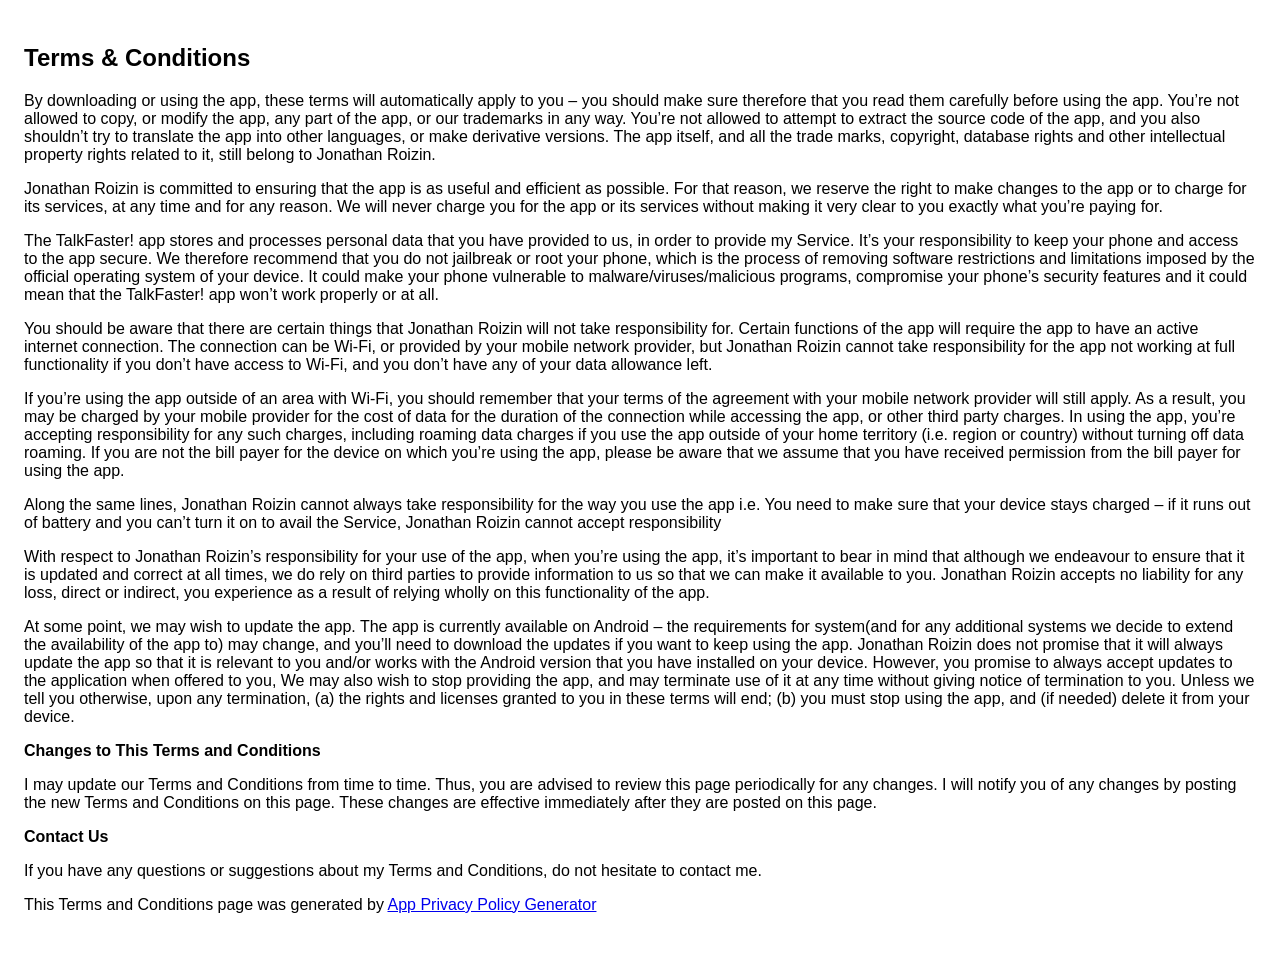
<file: talkfaster_terms_and_conditions.html>
<!DOCTYPE html>
<html>
<head>
    <meta charset="utf-8">
    <meta name="viewport" content="width=device-width">
    <title>Privacy Policy</title>
    <style>body {
        font-family: "Helvetica Neue", Helvetica, Arial, sans-serif;
        padding: 1em;
    }</style>
</head>
<body><h2>Terms &amp; Conditions</h2>
<p>By downloading or using the app, these terms will automatically apply to you – you should make sure therefore that
    you read them carefully before using the app. You’re not allowed to copy, or modify the app, any part of the app, or
    our trademarks in any way. You’re not allowed to attempt to extract the source code of the app, and you also
    shouldn’t try to translate the app into other languages, or make derivative versions. The app itself, and all the
    trade marks, copyright, database rights and other intellectual property rights related to it, still belong to
    Jonathan Roizin.</p>
<p>Jonathan Roizin is committed to ensuring that the app is as useful and efficient as possible. For that reason, we
    reserve the right to make changes to the app or to charge for its services, at any time and for any reason. We will
    never charge you for the app or its services without making it very clear to you exactly what you’re paying for.</p>
<p>The TalkFaster! app stores and processes personal data that you have provided to us, in order to provide my Service.
    It’s your responsibility to keep your phone and access to the app secure. We therefore recommend that you do not
    jailbreak or root your phone, which is the process of removing software restrictions and limitations imposed by the
    official operating system of your device. It could make your phone vulnerable to malware/viruses/malicious programs,
    compromise your phone’s security features and it could mean that the TalkFaster! app won’t work properly or at
    all. </p>
<p>You should be aware that there are certain things that Jonathan Roizin will not take responsibility for. Certain
    functions of the app will require the app to have an active internet connection. The connection can be Wi-Fi, or
    provided by your mobile network provider, but Jonathan Roizin cannot take responsibility for the app not working at
    full functionality if you don’t have access to Wi-Fi, and you don’t have any of your data allowance left.</p>
<p></p>
<p>If you’re using the app outside of an area with Wi-Fi, you should remember that your terms of the agreement with your
    mobile network provider will still apply. As a result, you may be charged by your mobile provider for the cost of
    data for the duration of the connection while accessing the app, or other third party charges. In using the app,
    you’re accepting responsibility for any such charges, including roaming data charges if you use the app outside of
    your home territory (i.e. region or country) without turning off data roaming. If you are not the bill payer for the
    device on which you’re using the app, please be aware that we assume that you have received permission from the bill
    payer for using the app.</p>
<p>Along the same lines, Jonathan Roizin cannot always take responsibility for the way you use the app i.e. You need to
    make sure that your device stays charged – if it runs out of battery and you can’t turn it on to avail the Service,
    Jonathan Roizin cannot accept responsibility</p>
<p>With respect to Jonathan Roizin’s responsibility for your use of the app, when you’re using the app, it’s important
    to bear in mind that although we endeavour to ensure that it is updated and correct at all times, we do rely on
    third parties to provide information to us so that we can make it available to you. Jonathan Roizin accepts no
    liability for any loss, direct or indirect, you experience as a result of relying wholly on this functionality of
    the app.</p>
<p>At some point, we may wish to update the app. The app is currently available on Android – the requirements for
    system(and for any additional systems we decide to extend the availability of the app to) may change, and you’ll
    need to download the updates if you want to keep using the app. Jonathan Roizin does not promise that it will always
    update the app so that it is relevant to you and/or works with the Android version that you have installed on your
    device. However, you promise to always accept updates to the application when offered to you, We may also wish to
    stop providing the app, and may terminate use of it at any time without giving notice of termination to you. Unless
    we tell you otherwise, upon any termination, (a) the rights and licenses granted to you in these terms will end; (b)
    you must stop using the app, and (if needed) delete it from your device.</p>
<p><strong>Changes to This Terms and Conditions</strong></p>
<p> I may update our Terms and Conditions from time to time. Thus, you are advised to review
    this page periodically for any changes. I will notify you of any changes by posting
    the new Terms and Conditions on this page. These changes are effective immediately after they are posted on
    this page.
</p>
<p><strong>Contact Us</strong></p>
<p>If you have any questions or suggestions about my Terms and Conditions, do not hesitate to contact
    me.
</p>
<p>This Terms and Conditions page was generated by <a href="https://app-privacy-policy-generator.firebaseapp.com/"
                                                      target="_blank">App Privacy Policy Generator</a></p></body>
</html>
</file>
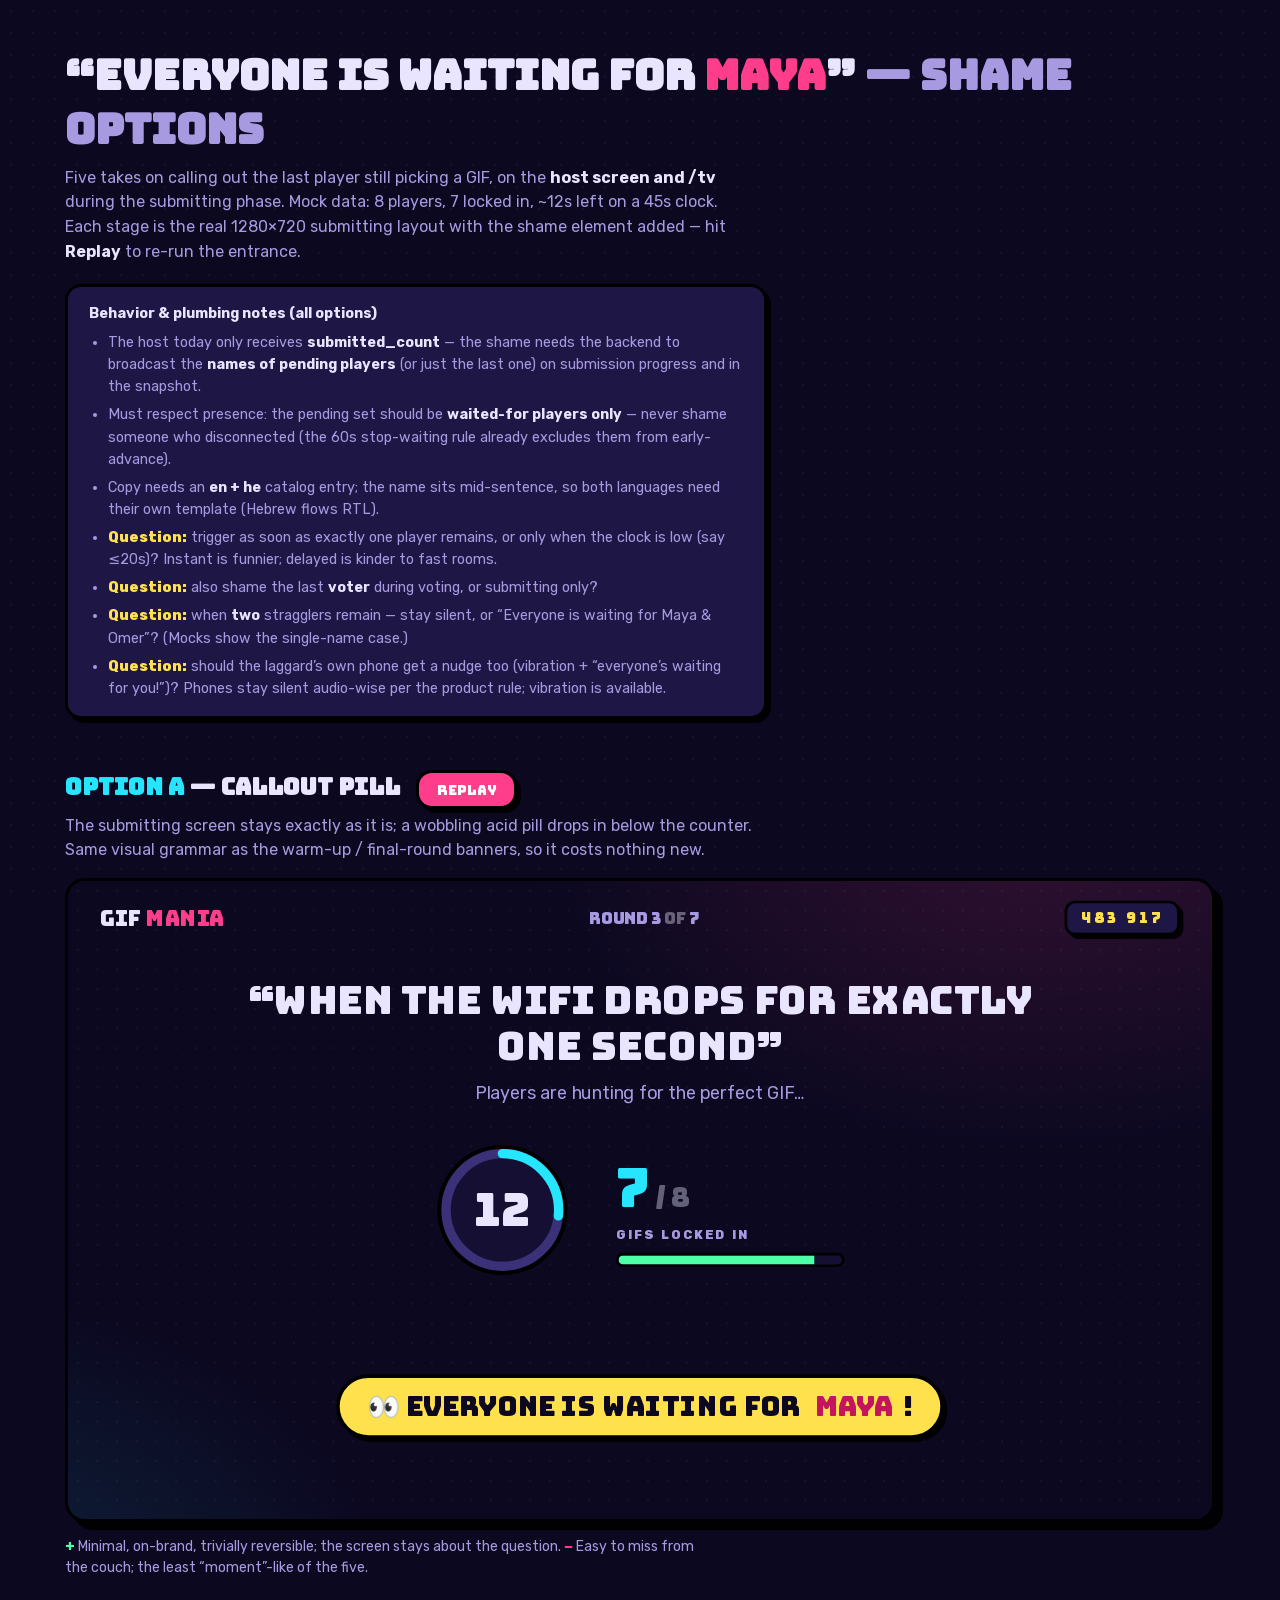
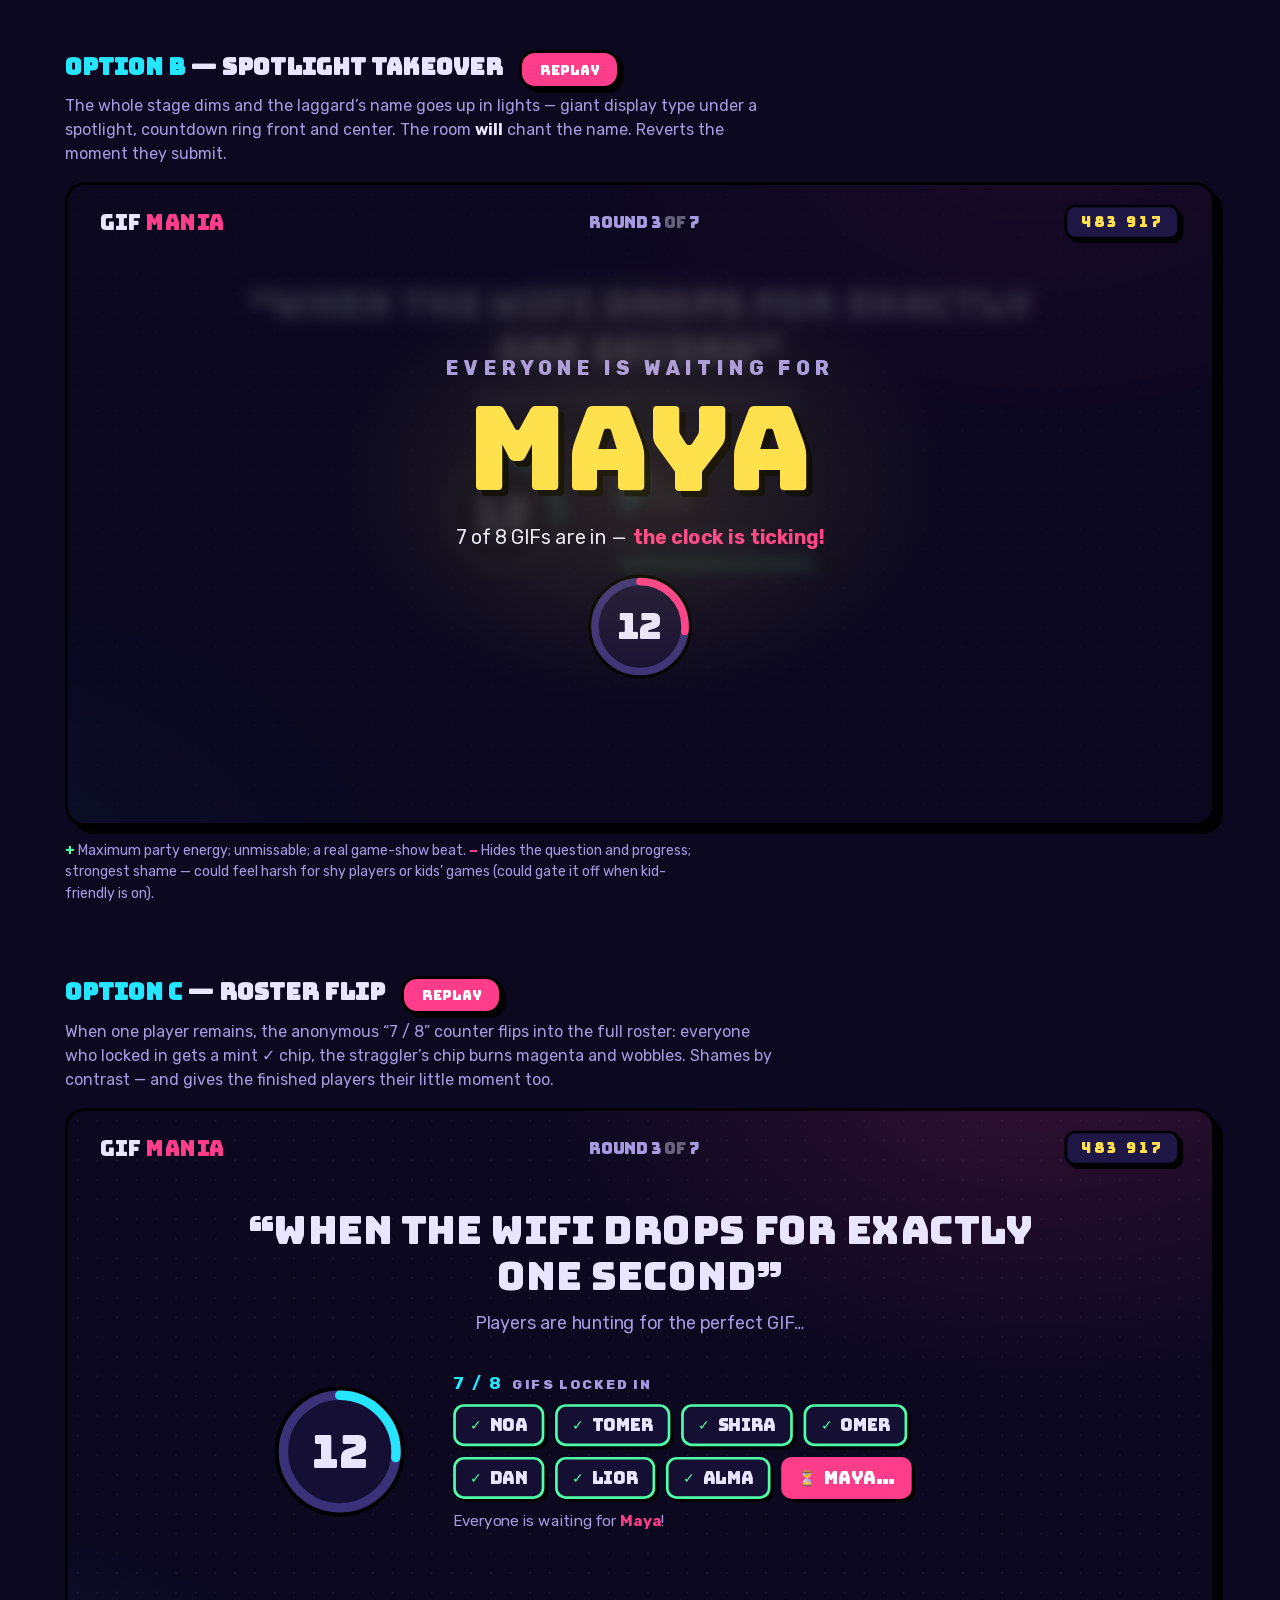
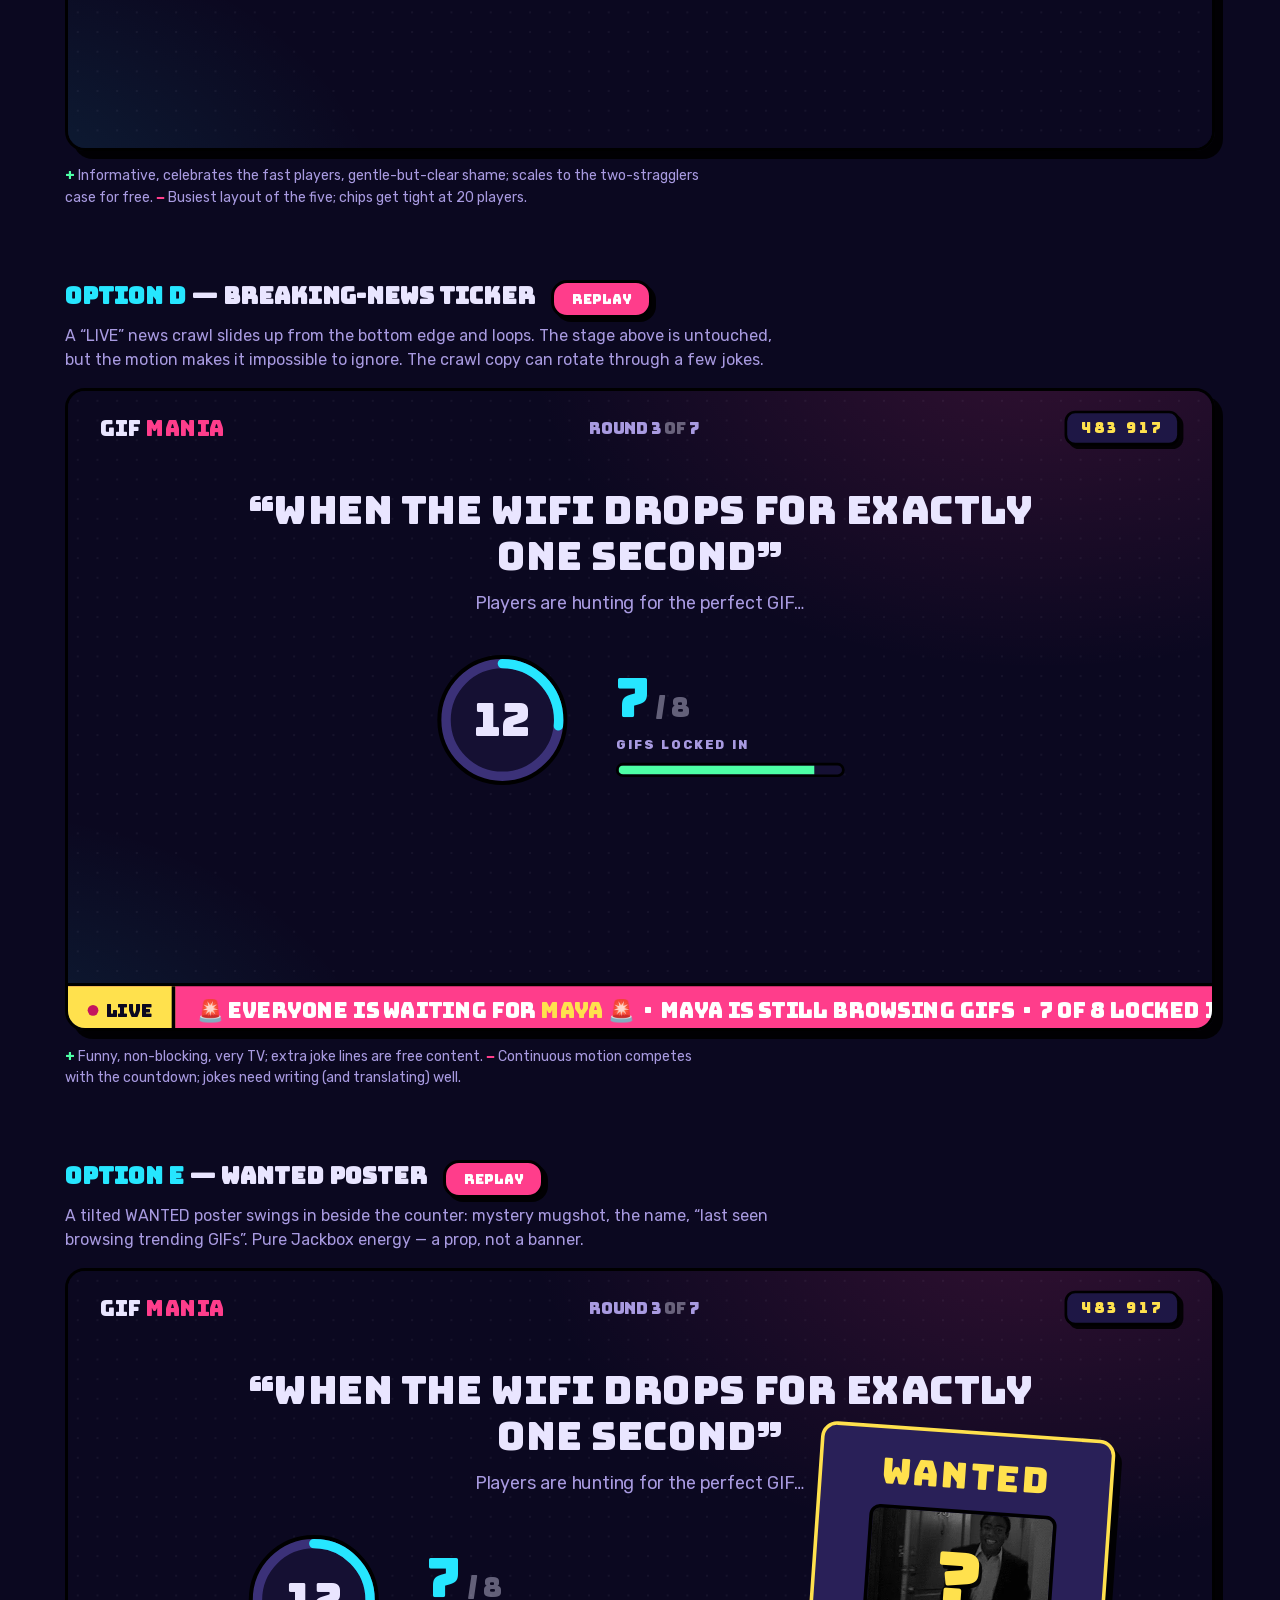
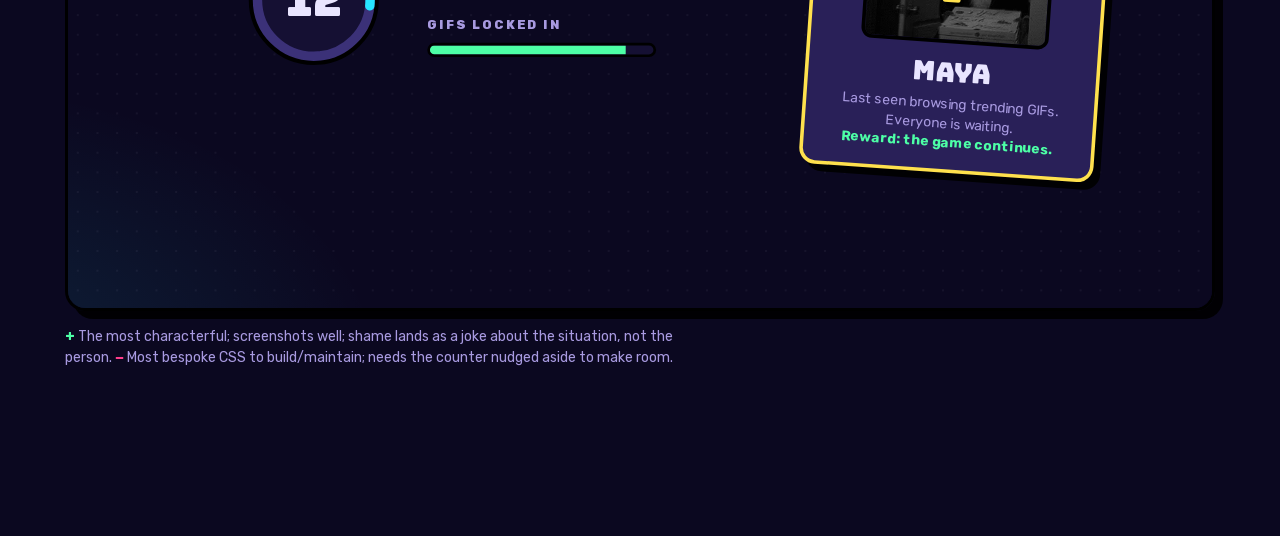
<file: waiting-shame-options.html>
<!DOCTYPE html>
<html lang="en">
<head>
<meta charset="utf-8">
<meta name="viewport" content="width=device-width, initial-scale=1">
<title>GIF Mania — "Everyone is waiting for…" shame options</title>
<style>
  @font-face {
    font-family: 'Bungee';
    font-weight: 400;
    src: url('./bungee-400-latin.woff2') format('woff2');
  }
  @font-face {
    font-family: 'Rubik';
    font-weight: 300 900;
    src: url('./rubik-latin.woff2') format('woff2');
  }

  :root {
    --font-display: 'Bungee', 'Rubik', sans-serif;
    --font-body: 'Rubik', ui-sans-serif, system-ui, sans-serif;
    --color-night: #0b0820;
    --color-ink: #151033;
    --color-panel: #1e1745;
    --color-panel-2: #292058;
    --color-line: #3b3178;
    --color-lilac: #a89ae0;
    --color-fog: #e9e5ff;
    --color-magenta: #ff3d8b;
    --color-magenta-deep: #c4145e;
    --color-cyan: #26e6ff;
    --color-acid: #ffe14d;
    --color-mint: #4dffa6;
    --shadow-pop: 4px 4px 0 0 rgb(0 0 0 / 0.9);
  }

  * { box-sizing: border-box; }
  html {
    font-family: var(--font-body);
    background: var(--color-night);
    color: var(--color-fog);
  }
  body { margin: 0; min-height: 100dvh; -webkit-font-smoothing: antialiased; }

  .page {
    background:
      radial-gradient(60rem 40rem at 85% -10%, rgb(255 61 139 / 0.16), transparent 60%),
      radial-gradient(50rem 34rem at -10% 110%, rgb(38 230 255 / 0.12), transparent 60%),
      var(--color-night);
    min-height: 100dvh;
    padding: 3rem 1rem 6rem;
  }
  .page::before {
    content: '';
    position: fixed;
    inset: 0;
    pointer-events: none;
    background-image: radial-gradient(rgb(233 229 255 / 0.05) 1px, transparent 1.5px);
    background-size: 22px 22px;
  }

  .wrap { max-width: 1150px; margin: 0 auto; position: relative; }
  h1 { font-family: var(--font-display); font-size: clamp(1.6rem, 4vw, 2.6rem); margin: 0 0 0.6rem; }
  h1 .hi { color: var(--color-magenta); }
  .intro { color: var(--color-lilac); max-width: 68ch; line-height: 1.55; margin: 0 0 1.2rem; }
  .intro b { color: var(--color-fog); }

  .notecard {
    background: var(--color-panel); border: 3px solid #000; border-radius: 1rem;
    box-shadow: var(--shadow-pop); padding: 1rem 1.3rem; margin: 0 0 3.2rem;
    color: var(--color-lilac); font-size: 0.9rem; line-height: 1.55; max-width: 78ch;
  }
  .notecard b { color: var(--color-fog); }
  .notecard ul { margin: 0.4rem 0 0; padding-inline-start: 1.2rem; }
  .notecard li { margin-top: 0.35rem; }
  .notecard .q { color: var(--color-acid); font-weight: 800; }

  .option { margin-bottom: 4.5rem; }
  .opt-head { display: flex; flex-wrap: wrap; align-items: baseline; gap: 0.7rem 1rem; margin-bottom: 0.35rem; }
  .opt-head h2 { font-family: var(--font-display); font-size: 1.45rem; margin: 0; }
  .opt-head h2 .tag { color: var(--color-cyan); }
  .opt-desc { color: var(--color-lilac); max-width: 72ch; line-height: 1.5; margin: 0 0 1rem; }
  .opt-desc b { color: var(--color-fog); }

  .btn-pop {
    font-family: var(--font-display);
    border: 3px solid #000; border-radius: 1rem; box-shadow: var(--shadow-pop);
    transition: transform 0.08s ease, box-shadow 0.08s ease, filter 0.15s ease;
    user-select: none; cursor: pointer;
    background: var(--color-magenta); color: #fff;
    font-size: 0.85rem; padding: 0.45rem 1.1rem;
  }
  .btn-pop:hover { filter: brightness(1.08); }
  .btn-pop:active { transform: translate(4px, 4px); box-shadow: 0 0 0 0 rgb(0 0 0 / 0.9); }

  .verdict { color: var(--color-lilac); font-size: 0.88rem; max-width: 72ch; line-height: 1.5; margin: 0.9rem 0 0; }
  .verdict b { color: var(--color-fog); }
  .verdict .plus { color: var(--color-mint); font-weight: 800; }
  .verdict .minus { color: var(--color-magenta); font-weight: 800; }

  /* ---- the fake TV: fixed 1280x720 stage scaled to fit ---- */
  .tvwrap {
    position: relative;
    overflow: hidden;
    border: 3px solid #000;
    border-radius: 1.25rem;
    box-shadow: 8px 8px 0 0 rgb(0 0 0 / 0.9);
  }
  .tvstage {
    position: absolute; top: 0; left: 0;
    width: 1280px; height: 720px;
    transform-origin: top left;
    overflow: hidden;
    background:
      radial-gradient(60rem 40rem at 85% -10%, rgb(255 61 139 / 0.16), transparent 60%),
      radial-gradient(50rem 34rem at -10% 110%, rgb(38 230 255 / 0.12), transparent 60%),
      var(--color-night);
  }
  .tvstage::before {
    content: '';
    position: absolute; inset: 0; pointer-events: none;
    background-image: radial-gradient(rgb(233 229 255 / 0.05) 1px, transparent 1.5px);
    background-size: 22px 22px;
  }

  /* ---- shared in-stage pieces (the real submitting screen) ---- */
  .ghead {
    position: absolute; top: 0; left: 0; right: 0;
    display: flex; align-items: center; justify-content: space-between;
    padding: 22px 36px 0; z-index: 20;
  }
  .wordmark { font-family: var(--font-display); font-size: 24px; }
  .wordmark i { font-style: normal; color: var(--color-magenta); }
  .roundtag { font-family: var(--font-display); font-size: 18px; color: var(--color-lilac); }
  .roundtag i { font-style: normal; color: rgb(233 229 255 / 0.4); }
  .pinchip {
    font-family: var(--font-display); letter-spacing: 0.2em; color: var(--color-acid);
    background: var(--color-panel); border: 3px solid #000; border-radius: 12px;
    box-shadow: var(--shadow-pop); padding: 6px 16px; font-size: 16px;
  }

  .sub { position: absolute; inset: 0; padding-top: 108px; text-align: center; transition: filter 0.4s ease; }
  .squestion {
    margin: 0 auto; max-width: 980px; font-family: var(--font-display);
    font-size: 44px; font-weight: 400; line-height: 1.15; color: var(--color-fog);
  }
  .hunting { margin: 16px 0 0; color: var(--color-lilac); font-size: 20px; }
  .subrow { margin-top: 44px; display: flex; align-items: center; justify-content: center; gap: 52px; }

  .ring { flex: none; }
  .ring text { font-family: var(--font-display); fill: var(--color-fog); }
  .counter { text-align: left; }
  .counter .big { font-family: var(--font-display); font-size: 60px; color: var(--color-cyan); margin: 0; font-variant-numeric: tabular-nums; }
  .counter .big .of { font-size: 30px; color: rgb(233 229 255 / 0.4); }
  .counter .lab { margin: 4px 0 0; font-size: 14px; font-weight: 800; letter-spacing: 0.16em; text-transform: uppercase; color: var(--color-lilac); }
  .cbar { margin-top: 12px; height: 16px; width: 256px; overflow: hidden; border-radius: 999px; border: 3px solid #000; background: var(--color-ink); }
  .cbar i { display: block; height: 100%; width: 87.5%; background: var(--color-mint); }

  /* keyframes shared with the app */
  @keyframes rise { from { opacity: 0; transform: translateY(18px) scale(0.97); } to { opacity: 1; transform: translateY(0) scale(1); } }
  @keyframes pop { from { opacity: 0; transform: scale(0.6); } to { opacity: 1; transform: scale(1); } }
  @keyframes dropIn {
    from { opacity: 0; transform: translateY(-55px) scale(0.92); }
    70% { opacity: 1; transform: translateY(6px); }
    to { opacity: 1; transform: translateY(0) scale(1); }
  }
  @keyframes wobble {
    0%, 100% { transform: rotate(-1.5deg); }
    50% { transform: rotate(1.5deg); }
  }
  @keyframes pulseSoft { 0%, 100% { opacity: 1; } 50% { opacity: 0.75; } }
  .anim-rise { animation: rise 0.45s cubic-bezier(0.22, 1.4, 0.36, 1) both; }
  .anim-pop  { animation: pop 0.35s cubic-bezier(0.22, 1.6, 0.36, 1) both; }

  /* =========================================================
     OPTION A — Callout pill
     ========================================================= */
  .a-pill-slot { position: absolute; left: 0; right: 0; bottom: 96px; display: flex; justify-content: center; }
  .a-pill {
    display: inline-flex; align-items: baseline; gap: 10px;
    font-family: var(--font-display); font-size: 30px; color: var(--color-night);
    background: var(--color-acid); border: 4px solid #000; border-radius: 999px;
    box-shadow: var(--shadow-pop); padding: 12px 30px;
    animation: dropIn 0.55s cubic-bezier(0.22, 1.4, 0.36, 1) 0.8s both,
               wobble 1.6s ease-in-out 1.45s infinite;
  }
  .a-pill .who { color: var(--color-magenta-deep); }

  /* =========================================================
     OPTION B — Spotlight takeover
     ========================================================= */
  .sub.b-dim { animation: bDim 0.4s ease 0.9s both; }
  @keyframes bDim { to { filter: blur(9px) brightness(0.5) saturate(0.7); } }
  .b-scrim {
    position: absolute; inset: 0; z-index: 10;
    background: rgb(11 8 32 / 0.62);
    animation: pop 0.4s ease 0.9s both;
  }
  .b-spot {
    position: absolute; inset: 0; z-index: 11;
    display: flex; flex-direction: column; align-items: center; justify-content: center;
    text-align: center; padding-top: 30px;
    animation: dropIn 0.55s cubic-bezier(0.22, 1.4, 0.36, 1) 1.05s both;
  }
  .b-spot::before {
    content: ''; position: absolute; inset: 0; pointer-events: none;
    background: radial-gradient(34rem 24rem at 50% 46%, rgb(255 225 77 / 0.14), transparent 65%);
  }
  .b-eyebrow { margin: 0; font-size: 22px; font-weight: 800; letter-spacing: 0.28em; text-transform: uppercase; color: var(--color-lilac); }
  .b-name {
    margin: 10px 0 0; font-family: var(--font-display); font-size: 130px; line-height: 1;
    color: var(--color-acid); text-shadow: 7px 7px 0 rgb(0 0 0 / 0.9);
    animation: pulseSoft 1.4s ease-in-out 1.6s infinite;
  }
  .b-sub { margin: 22px 0 0; font-size: 22px; color: var(--color-fog); }
  .b-sub b { color: var(--color-magenta); }
  .b-ring { margin-top: 26px; }

  /* =========================================================
     OPTION C — Roster flip
     ========================================================= */
  .c-roster { max-width: 620px; text-align: left; }
  .c-count { margin: 0 0 12px; font-size: 15px; font-weight: 800; letter-spacing: 0.16em; text-transform: uppercase; color: var(--color-lilac); }
  .c-count b { color: var(--color-cyan); font-size: 19px; }
  .c-chips { display: flex; flex-wrap: wrap; gap: 12px; }
  .c-chip {
    display: inline-flex; align-items: center; gap: 9px;
    background: var(--color-ink); border: 3px solid var(--color-mint); border-radius: 12px;
    box-shadow: var(--shadow-pop); padding: 8px 16px;
    font-family: var(--font-display); font-size: 19px; color: var(--color-fog);
    animation: pop 0.3s cubic-bezier(0.22, 1.6, 0.36, 1) both;
  }
  .c-chip .tick { color: var(--color-mint); font-size: 16px; }
  .c-chip.lag {
    border-color: var(--color-magenta); background: var(--color-magenta); color: #fff;
    transform-origin: center;
    animation: pop 0.3s cubic-bezier(0.22, 1.6, 0.36, 1) both, wobble 1.2s ease-in-out 1.4s infinite;
  }
  .c-chip.lag .tick { color: #fff; }
  .c-lagline { margin: 14px 0 0; font-size: 17px; color: var(--color-lilac); animation: rise 0.4s ease 1.2s both; }
  .c-lagline b { color: var(--color-magenta); }

  /* =========================================================
     OPTION D — Breaking-news ticker
     ========================================================= */
  .d-ticker {
    position: absolute; left: 0; right: 0; bottom: 0; z-index: 15;
    display: flex; align-items: stretch;
    background: var(--color-magenta); border-top: 4px solid #000;
    animation: dropUp 0.5s cubic-bezier(0.22, 1.4, 0.36, 1) 0.9s both;
  }
  @keyframes dropUp { from { transform: translateY(100%); } to { transform: translateY(0); } }
  .d-live {
    flex: none; display: flex; align-items: center; gap: 8px;
    font-family: var(--font-display); font-size: 20px; color: var(--color-night);
    background: var(--color-acid); border-right: 4px solid #000; padding: 14px 22px;
  }
  .d-live .dot { width: 12px; height: 12px; border-radius: 999px; background: var(--color-magenta-deep); animation: pulseSoft 0.9s ease-in-out infinite; }
  .d-crawlmask { flex: 1; overflow: hidden; display: flex; align-items: center; }
  .d-crawl {
    display: inline-flex; gap: 64px; white-space: nowrap; padding-left: 24px;
    font-family: var(--font-display); font-size: 24px; color: #fff;
    animation: crawl 11s linear 1.4s infinite;
  }
  @keyframes crawl { to { transform: translateX(-50%); } }
  .d-crawl .who { color: var(--color-acid); }

  /* =========================================================
     OPTION E — Wanted poster
     ========================================================= */
  .sub.e-shift .subrow { justify-content: flex-start; padding-left: 200px; }
  .e-poster {
    position: absolute; top: 178px; right: 120px; width: 330px; z-index: 12;
    background: var(--color-panel-2); border: 4px solid var(--color-acid); border-radius: 18px;
    box-shadow: 8px 8px 0 0 rgb(0 0 0 / 0.9); padding: 20px 22px 18px; text-align: center;
    transform: rotate(4deg);
    animation: posterIn 0.6s cubic-bezier(0.22, 1.4, 0.36, 1) 0.9s both,
               posterSwing 2.4s ease-in-out 1.6s infinite;
  }
  @keyframes posterIn {
    from { opacity: 0; transform: rotate(14deg) translateY(-70px) scale(0.85); }
    to { opacity: 1; transform: rotate(4deg) translateY(0) scale(1); }
  }
  @keyframes posterSwing { 0%, 100% { transform: rotate(4deg); } 50% { transform: rotate(1.5deg); } }
  .e-wanted { margin: 0; font-family: var(--font-display); font-size: 40px; color: var(--color-acid); letter-spacing: 0.06em; }
  .e-photo {
    margin: 12px auto 0; width: 210px; height: 150px; position: relative;
    border: 4px solid #000; border-radius: 12px; overflow: hidden; background: var(--color-ink);
  }
  .e-photo img { width: 100%; height: 100%; object-fit: cover; filter: grayscale(1) brightness(0.55); }
  .e-photo .q { position: absolute; inset: 0; display: grid; place-items: center; font-family: var(--font-display); font-size: 78px; color: var(--color-acid); text-shadow: 4px 4px 0 rgb(0 0 0 / 0.9); }
  .e-name { margin: 12px 0 0; font-family: var(--font-display); font-size: 30px; color: var(--color-fog); }
  .e-line { margin: 6px 0 0; font-size: 15.5px; color: var(--color-lilac); line-height: 1.4; }
  .e-line b { color: var(--color-mint); }
</style>
</head>
<body>
<div class="page"><div class="wrap">

  <h1>“Everyone is waiting for <span class="hi">Maya</span>” <span style="color:var(--color-lilac)">— shame options</span></h1>
  <p class="intro">
    Five takes on calling out the last player still picking a GIF, on the <b>host screen and /tv</b>
    during the submitting phase. Mock data: 8 players, 7 locked in, ~12s left on a 45s clock.
    Each stage is the real 1280×720 submitting layout with the shame element added — hit
    <b>Replay</b> to re-run the entrance.
  </p>

  <div class="notecard">
    <b>Behavior &amp; plumbing notes (all options)</b>
    <ul>
      <li>The host today only receives <b>submitted_count</b> — the shame needs the backend to broadcast the <b>names of pending players</b> (or just the last one) on submission progress and in the snapshot.</li>
      <li>Must respect presence: the pending set should be <b>waited-for players only</b> — never shame someone who disconnected (the 60s stop-waiting rule already excludes them from early-advance).</li>
      <li>Copy needs an <b>en + he</b> catalog entry; the name sits mid-sentence, so both languages need their own template (Hebrew flows RTL).</li>
      <li><span class="q">Question:</span> trigger as soon as exactly one player remains, or only when the clock is low (say ≤20s)? Instant is funnier; delayed is kinder to fast rooms.</li>
      <li><span class="q">Question:</span> also shame the last <b>voter</b> during voting, or submitting only?</li>
      <li><span class="q">Question:</span> when <b>two</b> stragglers remain — stay silent, or “Everyone is waiting for Maya &amp; Omer”? (Mocks show the single-name case.)</li>
      <li><span class="q">Question:</span> should the laggard’s own phone get a nudge too (vibration + “everyone’s waiting for you!”)? Phones stay silent audio-wise per the product rule; vibration is available.</li>
    </ul>
  </div>

  <!-- ================= OPTION A ================= -->
  <div class="option" id="opt-a">
    <div class="opt-head">
      <h2><span class="tag">Option A</span> — Callout pill</h2>
      <button class="btn-pop" data-replay="a">Replay</button>
    </div>
    <p class="opt-desc">
      The submitting screen stays exactly as it is; a wobbling acid pill drops in below the
      counter. Same visual grammar as the warm-up / final-round banners, so it costs nothing new.
    </p>
    <div class="tvwrap"><div class="tvstage" data-opt="a"></div></div>
    <p class="verdict">
      <span class="plus">+</span> Minimal, on-brand, trivially reversible; the screen stays about the question.
      <span class="minus">−</span> Easy to miss from the couch; the least “moment”-like of the five.
    </p>
  </div>

  <!-- ================= OPTION B ================= -->
  <div class="option" id="opt-b">
    <div class="opt-head">
      <h2><span class="tag">Option B</span> — Spotlight takeover</h2>
      <button class="btn-pop" data-replay="b">Replay</button>
    </div>
    <p class="opt-desc">
      The whole stage dims and the laggard’s name goes up in lights — giant display type under a
      spotlight, countdown ring front and center. The room <b>will</b> chant the name. Reverts the
      moment they submit.
    </p>
    <div class="tvwrap"><div class="tvstage" data-opt="b"></div></div>
    <p class="verdict">
      <span class="plus">+</span> Maximum party energy; unmissable; a real game-show beat.
      <span class="minus">−</span> Hides the question and progress; strongest shame — could feel harsh for shy players or kids’ games (could gate it off when kid-friendly is on).
    </p>
  </div>

  <!-- ================= OPTION C ================= -->
  <div class="option" id="opt-c">
    <div class="opt-head">
      <h2><span class="tag">Option C</span> — Roster flip</h2>
      <button class="btn-pop" data-replay="c">Replay</button>
    </div>
    <p class="opt-desc">
      When one player remains, the anonymous “7 / 8” counter flips into the full roster: everyone
      who locked in gets a mint ✓ chip, the straggler’s chip burns magenta and wobbles. Shames by
      contrast — and gives the finished players their little moment too.
    </p>
    <div class="tvwrap"><div class="tvstage" data-opt="c"></div></div>
    <p class="verdict">
      <span class="plus">+</span> Informative, celebrates the fast players, gentle-but-clear shame; scales to the two-stragglers case for free.
      <span class="minus">−</span> Busiest layout of the five; chips get tight at 20 players.
    </p>
  </div>

  <!-- ================= OPTION D ================= -->
  <div class="option" id="opt-d">
    <div class="opt-head">
      <h2><span class="tag">Option D</span> — Breaking-news ticker</h2>
      <button class="btn-pop" data-replay="d">Replay</button>
    </div>
    <p class="opt-desc">
      A “LIVE” news crawl slides up from the bottom edge and loops. The stage above is untouched,
      but the motion makes it impossible to ignore. The crawl copy can rotate through a few jokes.
    </p>
    <div class="tvwrap"><div class="tvstage" data-opt="d"></div></div>
    <p class="verdict">
      <span class="plus">+</span> Funny, non-blocking, very TV; extra joke lines are free content.
      <span class="minus">−</span> Continuous motion competes with the countdown; jokes need writing (and translating) well.
    </p>
  </div>

  <!-- ================= OPTION E ================= -->
  <div class="option" id="opt-e">
    <div class="opt-head">
      <h2><span class="tag">Option E</span> — Wanted poster</h2>
      <button class="btn-pop" data-replay="e">Replay</button>
    </div>
    <p class="opt-desc">
      A tilted WANTED poster swings in beside the counter: mystery mugshot, the name, “last seen
      browsing trending GIFs”. Pure Jackbox energy — a prop, not a banner.
    </p>
    <div class="tvwrap"><div class="tvstage" data-opt="e"></div></div>
    <p class="verdict">
      <span class="plus">+</span> The most characterful; screenshots well; shame lands as a joke about the situation, not the person.
      <span class="minus">−</span> Most bespoke CSS to build/maintain; needs the counter nudged aside to make room.
    </p>
  </div>

</div></div>

<script>
const STILL = (id) => `./${id}.still.webp`;
const PLAYERS = ['Noa', 'Tomer', 'Shira', 'Omer', 'Dan', 'Lior', 'Alma'];
const LAG = 'Maya';

const HEAD = `
  <div class="ghead">
    <span class="wordmark">GIF <i>Mania</i></span>
    <span class="roundtag">Round 3 <i>of</i> 7</span>
    <span class="pinchip">483 917</span>
  </div>`;

/* countdown ring: 12s left of 45 */
const RING = (size, color = 'var(--color-cyan)', cls = '') => {
  const C = 2 * Math.PI * 42;
  return `
  <svg class="ring ${cls}" width="${size}" height="${size}" viewBox="0 0 100 100">
    <circle cx="50" cy="50" r="46" fill="var(--color-ink)" stroke="#000" stroke-width="5"/>
    <circle cx="50" cy="50" r="42" fill="none" stroke="var(--color-line)" stroke-width="7"/>
    <circle cx="50" cy="50" r="42" fill="none" stroke="${color}" stroke-width="7" stroke-linecap="round"
      stroke-dasharray="${C.toFixed(1)}" stroke-dashoffset="${(C * (1 - 12 / 45)).toFixed(1)}"
      transform="rotate(-90 50 50)"/>
    <text x="50" y="62" text-anchor="middle" font-size="34">12</text>
  </svg>`;
};

const COUNTER = `
  <div class="counter">
    <p class="big">7<span class="of"> / 8</span></p>
    <p class="lab">GIFs locked in</p>
    <div class="cbar"><i></i></div>
  </div>`;

const SUB = ({ counter = COUNTER, subCls = '', extra = '' } = {}) => `
  ${HEAD}
  <div class="sub ${subCls}">
    <h2 class="squestion anim-rise">“When the WiFi drops for exactly one second”</h2>
    <p class="hunting">Players are hunting for the perfect GIF…</p>
    <div class="subrow">
      ${RING(150)}
      ${counter}
    </div>
  </div>
  ${extra}`;

const builders = {
  /* A — callout pill */
  a: () => SUB({
    extra: `
      <div class="a-pill-slot">
        <span class="a-pill">👀 Everyone is waiting for&nbsp;<span class="who">${LAG}</span>!</span>
      </div>`,
  }),

  /* B — spotlight takeover */
  b: () => SUB({
    subCls: 'b-dim',
    extra: `
      <div class="b-scrim"></div>
      <div class="b-spot">
        <p class="b-eyebrow">Everyone is waiting for</p>
        <p class="b-name">${LAG}</p>
        <p class="b-sub">7 of 8 GIFs are in — <b>the clock is ticking!</b></p>
        <div class="b-ring">${RING(120, 'var(--color-magenta)')}</div>
      </div>`,
  }),

  /* C — roster flip */
  c: () => SUB({
    counter: `
      <div class="c-roster">
        <p class="c-count"><b>7 / 8</b> &nbsp;GIFs locked in</p>
        <div class="c-chips">
          ${PLAYERS.map((n, i) =>
            `<span class="c-chip" style="animation-delay:${(0.1 + i * 0.07).toFixed(2)}s"><span class="tick">✓</span>${n}</span>`
          ).join('')}
          <span class="c-chip lag" style="animation-delay:0.75s"><span class="tick">⏳</span>${LAG}…</span>
        </div>
        <p class="c-lagline">Everyone is waiting for <b>${LAG}</b>!</p>
      </div>`,
  }),

  /* D — breaking-news ticker */
  d: () => {
    const line = `🚨 Everyone is waiting for <span class="who">${LAG}</span> 🚨&nbsp;&nbsp;·&nbsp;&nbsp;${LAG} is still browsing GIFs&nbsp;&nbsp;·&nbsp;&nbsp;7 of 8 locked in&nbsp;&nbsp;·&nbsp;&nbsp;any GIF is better than no GIF, ${LAG}&nbsp;&nbsp;·&nbsp;&nbsp;`;
    return SUB({
      extra: `
        <div class="d-ticker">
          <span class="d-live"><span class="dot"></span>LIVE</span>
          <div class="d-crawlmask"><div class="d-crawl"><span>${line}</span><span>${line}</span></div></div>
        </div>`,
    });
  },

  /* E — wanted poster */
  e: () => SUB({
    subCls: 'e-shift',
    extra: `
      <div class="e-poster">
        <p class="e-wanted">WANTED</p>
        <div class="e-photo"><img src="${STILL('bg12')}" alt=""><span class="q">?</span></div>
        <p class="e-name">${LAG}</p>
        <p class="e-line">Last seen browsing trending GIFs.<br>Everyone is waiting.<br><b>Reward: the game continues.</b></p>
      </div>`,
  }),
};

const stages = {};
document.querySelectorAll('.tvstage').forEach((s) => { stages[s.dataset.opt] = s; });

function run(key) {
  stages[key].innerHTML = builders[key]();
}
Object.keys(builders).forEach(run);

document.querySelectorAll('[data-replay]').forEach((btn) => {
  btn.addEventListener('click', () => run(btn.dataset.replay));
});

/* scale each fixed 1280x720 stage to its wrapper's width */
function rescale() {
  document.querySelectorAll('.tvwrap').forEach((w) => {
    const s = w.clientWidth / 1280;
    w.style.height = `${720 * s}px`;
    w.querySelector('.tvstage').style.transform = `scale(${s})`;
  });
}
window.addEventListener('resize', rescale);
rescale();
</script>
</body>
</html>
</file>
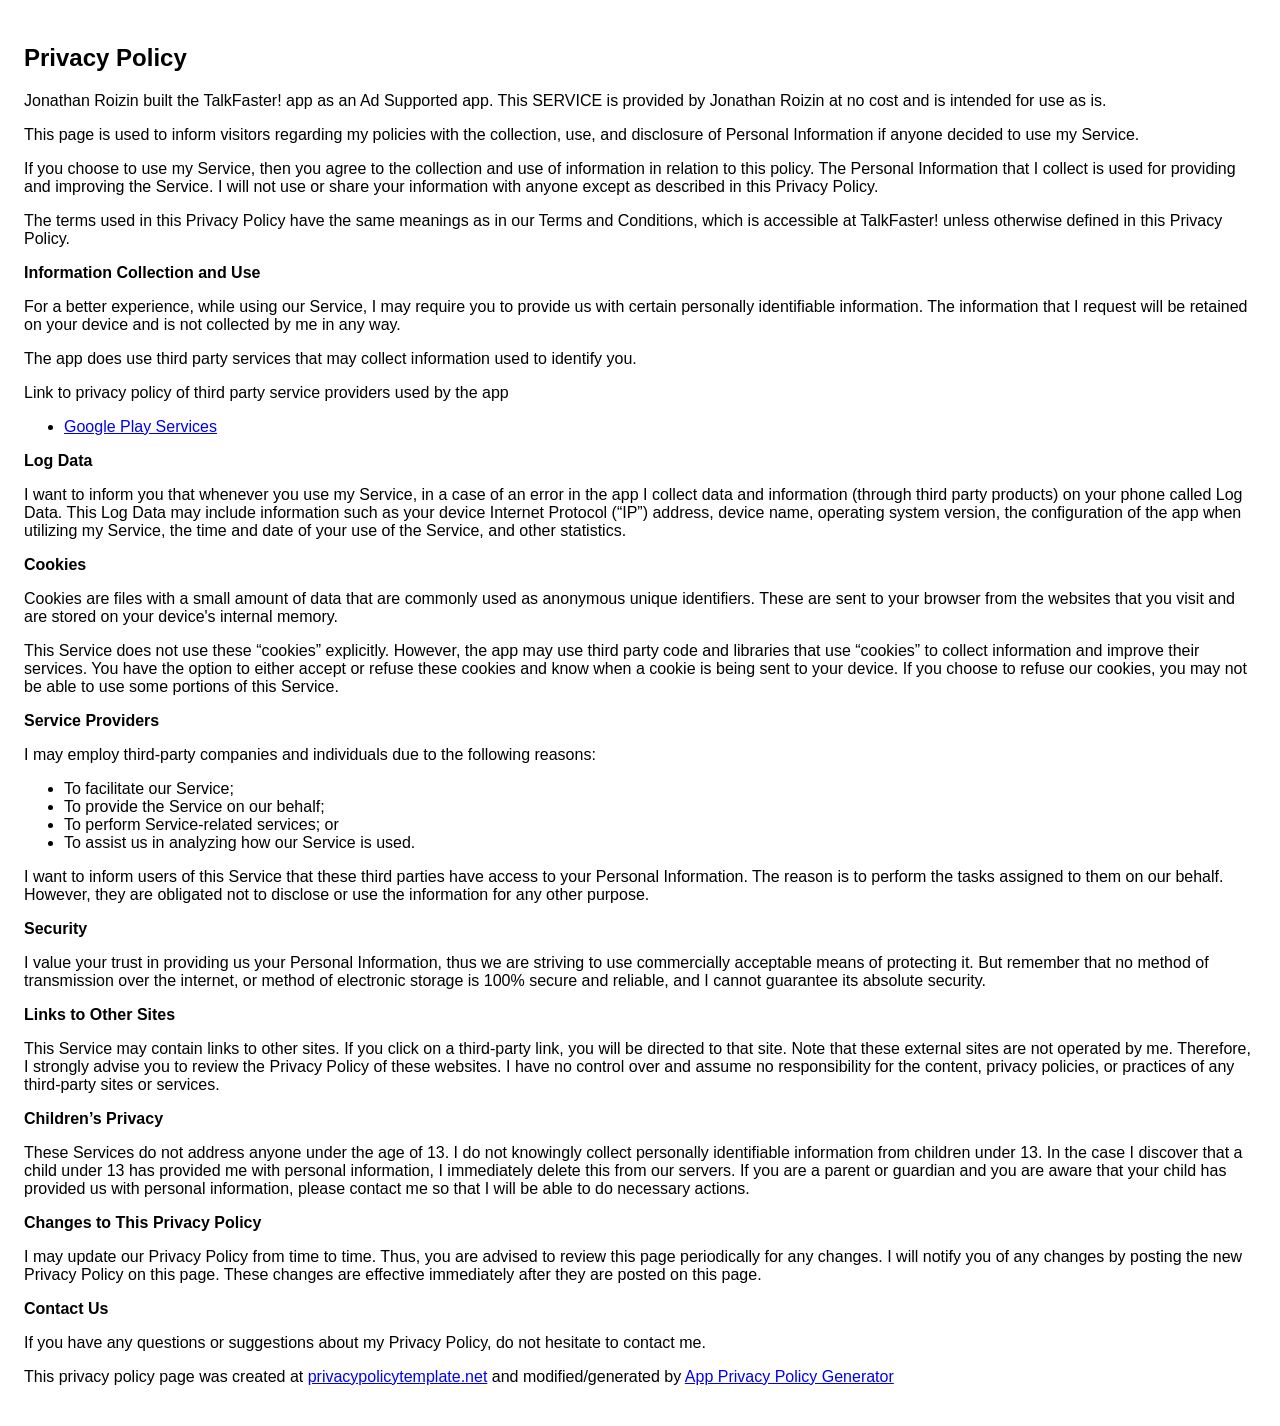
<file: taslkfaster/privacy_policy.html>
<!DOCTYPE html>
<html>
<head>
    <meta charset="utf-8">
    <meta name="viewport" content="width=device-width">
    <title>Privacy Policy</title>
    <style>body {
        font-family: "Helvetica Neue", Helvetica, Arial, sans-serif;
        padding: 1em;
    }</style>
</head>
<body><h2>Privacy Policy</h2>
<p> Jonathan Roizin built the TalkFaster! app as an Ad Supported app. This SERVICE is provided by Jonathan Roizin at no
    cost and is intended for use as is.
</p>
<p>This page is used to inform visitors regarding my policies with the collection, use, and
    disclosure of Personal Information if anyone decided to use my Service.
</p>
<p>If you choose to use my Service, then you agree to the collection and use of information in relation
    to this policy. The Personal Information that I collect is used for providing and improving the
    Service. I will not use or share your information with anyone except as described
    in this Privacy Policy.
</p>
<p>The terms used in this Privacy Policy have the same meanings as in our Terms and Conditions, which is accessible
    at TalkFaster! unless otherwise defined in this Privacy Policy.
</p>
<p><strong>Information Collection and Use</strong></p>
<p>For a better experience, while using our Service, I may require you to provide us with certain
    personally identifiable information. The information that I request will be retained on your device and is not
    collected by me in any way.
</p>
<p>The app does use third party services that may collect information used to identify you.</p>
<div><p>Link to privacy policy of third party service providers used by the app</p>
    <ul>
        <li><a href="https://www.google.com/policies/privacy/" target="_blank">Google Play Services</a></li> <!---->
        <!----> <!----> <!----> <!----></ul>
</div>
<p><strong>Log Data</strong></p>
<p> I want to inform you that whenever you use my Service, in a case of an
    error in the app I collect data and information (through third party products) on your phone
    called Log Data. This Log Data may include information such as your device Internet Protocol (“IP”) address,
    device name, operating system version, the configuration of the app when utilizing my Service,
    the time and date of your use of the Service, and other statistics.
</p>
<p><strong>Cookies</strong></p>
<p>Cookies are files with a small amount of data that are commonly used as anonymous unique identifiers. These
    are sent to your browser from the websites that you visit and are stored on your device's internal memory.
</p>
<p>This Service does not use these “cookies” explicitly. However, the app may use third party code and libraries
    that use “cookies” to collect information and improve their services. You have the option to either
    accept or refuse these cookies and know when a cookie is being sent to your device. If you choose to
    refuse our cookies, you may not be able to use some portions of this Service.
</p>
<p><strong>Service Providers</strong></p>
<p> I may employ third-party companies and individuals due to the following reasons:</p>
<ul>
    <li>To facilitate our Service;</li>
    <li>To provide the Service on our behalf;</li>
    <li>To perform Service-related services; or</li>
    <li>To assist us in analyzing how our Service is used.</li>
</ul>
<p> I want to inform users of this Service that these third parties have access to your
    Personal Information. The reason is to perform the tasks assigned to them on our behalf. However, they
    are obligated not to disclose or use the information for any other purpose.
</p>
<p><strong>Security</strong></p>
<p> I value your trust in providing us your Personal Information, thus we are striving
    to use commercially acceptable means of protecting it. But remember that no method of transmission over
    the internet, or method of electronic storage is 100% secure and reliable, and I cannot guarantee
    its absolute security.
</p>
<p><strong>Links to Other Sites</strong></p>
<p>This Service may contain links to other sites. If you click on a third-party link, you will be directed
    to that site. Note that these external sites are not operated by me. Therefore, I strongly
    advise you to review the Privacy Policy of these websites. I have no control over
    and assume no responsibility for the content, privacy policies, or practices of any third-party sites
    or services.
</p>
<p><strong>Children’s Privacy</strong></p>
<p>These Services do not address anyone under the age of 13. I do not knowingly collect
    personally identifiable information from children under 13. In the case I discover that a child
    under 13 has provided me with personal information, I immediately delete this from
    our servers. If you are a parent or guardian and you are aware that your child has provided us with personal
    information, please contact me so that I will be able to do necessary actions.
</p>
<p><strong>Changes to This Privacy Policy</strong></p>
<p> I may update our Privacy Policy from time to time. Thus, you are advised to review
    this page periodically for any changes. I will notify you of any changes by posting
    the new Privacy Policy on this page. These changes are effective immediately after they are posted on
    this page.
</p>
<p><strong>Contact Us</strong></p>
<p>If you have any questions or suggestions about my Privacy Policy, do not hesitate to contact
    me.
</p>
<p>This privacy policy page was created at <a href="https://privacypolicytemplate.net" target="_blank">privacypolicytemplate.net</a>
    and modified/generated by <a href="https://app-privacy-policy-generator.firebaseapp.com/" target="_blank">App
        Privacy Policy Generator</a></p></body>
</html>
</file>
<file: _next/static/chunks/7734adfcabc94554.css>
@font-face{font-family:Playfair Display;font-style:normal;font-weight:400 900;font-display:swap;src:url(../media/65c558afe41e89d6-s.e2c8389a.woff2)format("woff2");unicode-range:U+301,U+400-45F,U+490-491,U+4B0-4B1,U+2116}@font-face{font-family:Playfair Display;font-style:normal;font-weight:400 900;font-display:swap;src:url(../media/14e23f9b59180572-s.9c448f3c.woff2)format("woff2");unicode-range:U+102-103,U+110-111,U+128-129,U+168-169,U+1A0-1A1,U+1AF-1B0,U+300-301,U+303-304,U+308-309,U+323,U+329,U+1EA0-1EF9,U+20AB}@font-face{font-family:Playfair Display;font-style:normal;font-weight:400 900;font-display:swap;src:url(../media/b49b0d9b851e4899-s.4f3fa681.woff2)format("woff2");unicode-range:U+100-2BA,U+2BD-2C5,U+2C7-2CC,U+2CE-2D7,U+2DD-2FF,U+304,U+308,U+329,U+1D00-1DBF,U+1E00-1E9F,U+1EF2-1EFF,U+2020,U+20A0-20AB,U+20AD-20C0,U+2113,U+2C60-2C7F,U+A720-A7FF}@font-face{font-family:Playfair Display;font-style:normal;font-weight:400 900;font-display:swap;src:url(../media/2a65768255d6b625-s.p.d19752fb.woff2)format("woff2");unicode-range:U+??,U+131,U+152-153,U+2BB-2BC,U+2C6,U+2DA,U+2DC,U+304,U+308,U+329,U+2000-206F,U+20AC,U+2122,U+2191,U+2193,U+2212,U+2215,U+FEFF,U+FFFD}@font-face{font-family:Playfair Display Fallback;src:local(Times New Roman);ascent-override:97.25%;descent-override:22.56%;line-gap-override:0.0%;size-adjust:111.26%}.playfair_display_18d65c3-module__oJeUZa__className{font-family:Playfair Display,Playfair Display Fallback;font-style:normal}.playfair_display_18d65c3-module__oJeUZa__variable{--font-playfair-display:"Playfair Display","Playfair Display Fallback"}
@font-face{font-family:thicccboi;src:url(../media/THICCCBOI_Thin-s.p.7f21b51b.woff2)format("woff2");font-display:swap;font-weight:100}@font-face{font-family:thicccboi;src:url(../media/THICCCBOI_Light-s.p.bb41b683.woff2)format("woff2");font-display:swap;font-weight:300}@font-face{font-family:thicccboi;src:url(../media/THICCCBOI_Regular-s.p.f8aed913.woff2)format("woff2");font-display:swap;font-weight:400}@font-face{font-family:thicccboi;src:url(../media/THICCCBOI_Medium-s.p.b6a790bf.woff2)format("woff2");font-display:swap;font-weight:500}@font-face{font-family:thicccboi;src:url(../media/THICCCBOI_SemiBold-s.p.fd61abfc.woff2)format("woff2");font-display:swap;font-weight:600}@font-face{font-family:thicccboi;src:url(../media/THICCCBOI_Bold-s.p.1d362021.woff2)format("woff2");font-display:swap;font-weight:700}@font-face{font-family:thicccboi;src:url(../media/THICCCBOI_ExtraBold-s.p.845af343.woff2)format("woff2");font-display:swap;font-weight:800}@font-face{font-family:thicccboi Fallback;src:local(Arial);ascent-override:84.19%;descent-override:22.13%;line-gap-override:0.0%;size-adjust:108.44%}.thicccboi_7edf66f5-module___HDJ3a__className{font-family:thicccboi,thicccboi Fallback}.thicccboi_7edf66f5-module___HDJ3a__variable{--font-thicccboi:"thicccboi","thicccboi Fallback"}
@layer properties{@supports (((-webkit-hyphens:none)) and (not (margin-trim:inline))) or ((-moz-orient:inline) and (not (color:rgb(from red r g b)))){*,:before,:after,::backdrop{--tw-translate-x:0;--tw-translate-y:0;--tw-translate-z:0;--tw-rotate-x:initial;--tw-rotate-y:initial;--tw-rotate-z:initial;--tw-skew-x:initial;--tw-skew-y:initial;--tw-space-y-reverse:0;--tw-border-style:solid;--tw-gradient-position:initial;--tw-gradient-from:#0000;--tw-gradient-via:#0000;--tw-gradient-to:#0000;--tw-gradient-stops:initial;--tw-gradient-via-stops:initial;--tw-gradient-from-position:0%;--tw-gradient-via-position:50%;--tw-gradient-to-position:100%;--tw-leading:initial;--tw-font-weight:initial;--tw-tracking:initial;--tw-ordinal:initial;--tw-slashed-zero:initial;--tw-numeric-figure:initial;--tw-numeric-spacing:initial;--tw-numeric-fraction:initial;--tw-duration:initial}}}@layer theme{:root,:host{--font-sans:ui-sans-serif,system-ui,sans-serif,"Apple Color Emoji","Segoe UI Emoji","Segoe UI Symbol","Noto Color Emoji";--font-mono:ui-monospace,SFMono-Regular,Menlo,Monaco,Consolas,"Liberation Mono","Courier New",monospace;--color-black:#000;--color-white:#fff;--spacing:.25rem;--container-5xl:64rem;--text-xs:.75rem;--text-xs--line-height:calc(1/.75);--text-sm:.875rem;--text-sm--line-height:calc(1.25/.875);--text-lg:1.125rem;--text-lg--line-height:calc(1.75/1.125);--font-weight-normal:400;--font-weight-semibold:600;--font-weight-bold:700;--tracking-tighter:-.05em;--tracking-tight:-.025em;--tracking-normal:0em;--tracking-wider:.05em;--default-transition-duration:.15s;--default-transition-timing-function:cubic-bezier(.4,0,.2,1);--default-font-family:var(--font-sans);--default-mono-font-family:var(--font-mono);--font-playfair:var(--font-playfair-display)}}@layer base{*,:after,:before,::backdrop{box-sizing:border-box;border:0 solid;margin:0;padding:0}::file-selector-button{box-sizing:border-box;border:0 solid;margin:0;padding:0}html,:host{-webkit-text-size-adjust:100%;tab-size:4;line-height:1.5;font-family:var(--default-font-family,ui-sans-serif,system-ui,sans-serif,"Apple Color Emoji","Segoe UI Emoji","Segoe UI Symbol","Noto Color Emoji");font-feature-settings:var(--default-font-feature-settings,normal);font-variation-settings:var(--default-font-variation-settings,normal);-webkit-tap-highlight-color:transparent}hr{height:0;color:inherit;border-top-width:1px}abbr:where([title]){-webkit-text-decoration:underline dotted;text-decoration:underline dotted}h1,h2,h3,h4,h5,h6{font-size:inherit;font-weight:inherit}a{color:inherit;-webkit-text-decoration:inherit;-webkit-text-decoration:inherit;-webkit-text-decoration:inherit;-webkit-text-decoration:inherit;text-decoration:inherit}b,strong{font-weight:bolder}code,kbd,samp,pre{font-family:var(--default-mono-font-family,ui-monospace,SFMono-Regular,Menlo,Monaco,Consolas,"Liberation Mono","Courier New",monospace);font-feature-settings:var(--default-mono-font-feature-settings,normal);font-variation-settings:var(--default-mono-font-variation-settings,normal);font-size:1em}small{font-size:80%}sub,sup{vertical-align:baseline;font-size:75%;line-height:0;position:relative}sub{bottom:-.25em}sup{top:-.5em}table{text-indent:0;border-color:inherit;border-collapse:collapse}:-moz-focusring{outline:auto}progress{vertical-align:baseline}summary{display:list-item}ol,ul,menu{list-style:none}img,svg,video,canvas,audio,iframe,embed,object{vertical-align:middle;display:block}img,video{max-width:100%;height:auto}button,input,select,optgroup,textarea{font:inherit;font-feature-settings:inherit;font-variation-settings:inherit;letter-spacing:inherit;color:inherit;opacity:1;background-color:#0000;border-radius:0}::file-selector-button{font:inherit;font-feature-settings:inherit;font-variation-settings:inherit;letter-spacing:inherit;color:inherit;opacity:1;background-color:#0000;border-radius:0}:where(select:is([multiple],[size])) optgroup{font-weight:bolder}:where(select:is([multiple],[size])) optgroup option{padding-inline-start:20px}::file-selector-button{margin-inline-end:4px}::placeholder{opacity:1}@supports (not ((-webkit-appearance:-apple-pay-button))) or (contain-intrinsic-size:1px){::placeholder{color:currentColor}@supports (color:color-mix(in lab, red, red)){::placeholder{color:color-mix(in oklab,currentcolor 50%,transparent)}}}textarea{resize:vertical}::-webkit-search-decoration{-webkit-appearance:none}::-webkit-date-and-time-value{min-height:1lh;text-align:inherit}::-webkit-datetime-edit{display:inline-flex}::-webkit-datetime-edit-fields-wrapper{padding:0}::-webkit-datetime-edit{padding-block:0}::-webkit-datetime-edit-year-field{padding-block:0}::-webkit-datetime-edit-month-field{padding-block:0}::-webkit-datetime-edit-day-field{padding-block:0}::-webkit-datetime-edit-hour-field{padding-block:0}::-webkit-datetime-edit-minute-field{padding-block:0}::-webkit-datetime-edit-second-field{padding-block:0}::-webkit-datetime-edit-millisecond-field{padding-block:0}::-webkit-datetime-edit-meridiem-field{padding-block:0}::-webkit-calendar-picker-indicator{line-height:1}:-moz-ui-invalid{box-shadow:none}button,input:where([type=button],[type=reset],[type=submit]){appearance:button}::file-selector-button{appearance:button}::-webkit-inner-spin-button{height:auto}::-webkit-outer-spin-button{height:auto}[hidden]:where(:not([hidden=until-found])){display:none!important}}@layer components;@layer utilities{.pointer-events-none{pointer-events:none}.visible{visibility:visible}.absolute{position:absolute}.fixed{position:fixed}.relative{position:relative}.static{position:static}.inset-0{inset:calc(var(--spacing)*0)}.start{inset-inline-start:var(--spacing)}.top-0{top:calc(var(--spacing)*0)}.top-1\/2{top:50%}.top-8{top:calc(var(--spacing)*8)}.right-0{right:calc(var(--spacing)*0)}.right-8{right:calc(var(--spacing)*8)}.bottom-0{bottom:calc(var(--spacing)*0)}.left-0{left:calc(var(--spacing)*0)}.left-1\/2{left:50%}.left-8{left:calc(var(--spacing)*8)}.z-10{z-index:10}.z-20{z-index:20}.z-30{z-index:30}.z-50{z-index:50}.-mx-\[12px\]{margin-inline:-12px}.mx-auto{margin-inline:auto}.mt-4{margin-top:calc(var(--spacing)*4)}.mt-\[5px\]{margin-top:5px}.mt-auto{margin-top:auto}.-mb-\[35px\]{margin-bottom:-35px}.mb-4{margin-bottom:calc(var(--spacing)*4)}.mb-\[15px\]{margin-bottom:15px}.mb-\[18px\]{margin-bottom:18px}.mb-\[35px\]{margin-bottom:35px}.mb-\[70px\]{margin-bottom:70px}.block{display:block}.contents{display:contents}.flex{display:flex}.grid{display:grid}.hidden{display:none}.inline{display:inline}.h-8{height:calc(var(--spacing)*8)}.h-dvh{height:100dvh}.h-full{height:100%}.min-h-\[720px\]{min-height:720px}.min-h-dvh{min-height:100dvh}.w-8{width:calc(var(--spacing)*8)}.w-16{width:calc(var(--spacing)*16)}.w-full{width:100%}.max-w-5xl{max-width:var(--container-5xl)}.max-w-\[800px\]{max-width:800px}.flex-1{flex:1}.shrink-0{flex-shrink:0}.-translate-x-1\/2{--tw-translate-x:calc(calc(1/2*100%)*-1);translate:var(--tw-translate-x)var(--tw-translate-y)}.-translate-y-1\/2{--tw-translate-y:calc(calc(1/2*100%)*-1);translate:var(--tw-translate-x)var(--tw-translate-y)}.transform{transform:var(--tw-rotate-x,)var(--tw-rotate-y,)var(--tw-rotate-z,)var(--tw-skew-x,)var(--tw-skew-y,)}.cursor-pointer{cursor:pointer}.grid-cols-1{grid-template-columns:repeat(1,minmax(0,1fr))}.flex-col{flex-direction:column}.items-center{align-items:center}.items-end{align-items:flex-end}.items-start{align-items:flex-start}.justify-between{justify-content:space-between}.justify-center{justify-content:center}.justify-end{justify-content:flex-end}.gap-0{gap:calc(var(--spacing)*0)}.gap-3{gap:calc(var(--spacing)*3)}.gap-4{gap:calc(var(--spacing)*4)}.gap-6{gap:calc(var(--spacing)*6)}.gap-8{gap:calc(var(--spacing)*8)}:where(.space-y-2>:not(:last-child)){--tw-space-y-reverse:0;margin-block-start:calc(calc(var(--spacing)*2)*var(--tw-space-y-reverse));margin-block-end:calc(calc(var(--spacing)*2)*calc(1 - var(--tw-space-y-reverse)))}.overflow-hidden{overflow:hidden}.rounded-\[1px\]{border-radius:1px}.rounded-\[14px\]{border-radius:14px}.border-t{border-top-style:var(--tw-border-style);border-top-width:1px}.border-b{border-bottom-style:var(--tw-border-style);border-bottom-width:1px}.border-cream\/18{border-color:#dad7d42e;border-color:lab(86.1591% .664145 1.86512/.18)}.border-white\/10{border-color:#ffffff1a}@supports (color:color-mix(in lab, red, red)){.border-white\/10{border-color:color-mix(in oklab,var(--color-white)10%,transparent)}}.bg-black{background-color:var(--color-black)}.bg-cream\/7{background-color:#dad7d412;background-color:lab(86.1591% .664145 1.86512/.07)}.bg-gradient-to-r{--tw-gradient-position:to right in oklab;background-image:linear-gradient(var(--tw-gradient-stops))}.bg-gradient-to-t{--tw-gradient-position:to top in oklab;background-image:linear-gradient(var(--tw-gradient-stops))}.from-black\/40{--tw-gradient-from:#0006}@supports (color:color-mix(in lab, red, red)){.from-black\/40{--tw-gradient-from:color-mix(in oklab,var(--color-black)40%,transparent)}}.from-black\/40{--tw-gradient-stops:var(--tw-gradient-via-stops,var(--tw-gradient-position),var(--tw-gradient-from)var(--tw-gradient-from-position),var(--tw-gradient-to)var(--tw-gradient-to-position))}.from-black\/50{--tw-gradient-from:#00000080}@supports (color:color-mix(in lab, red, red)){.from-black\/50{--tw-gradient-from:color-mix(in oklab,var(--color-black)50%,transparent)}}.from-black\/50{--tw-gradient-stops:var(--tw-gradient-via-stops,var(--tw-gradient-position),var(--tw-gradient-from)var(--tw-gradient-from-position),var(--tw-gradient-to)var(--tw-gradient-to-position))}.from-black\/80{--tw-gradient-from:#000c}@supports (color:color-mix(in lab, red, red)){.from-black\/80{--tw-gradient-from:color-mix(in oklab,var(--color-black)80%,transparent)}}.from-black\/80{--tw-gradient-stops:var(--tw-gradient-via-stops,var(--tw-gradient-position),var(--tw-gradient-from)var(--tw-gradient-from-position),var(--tw-gradient-to)var(--tw-gradient-to-position))}.via-transparent{--tw-gradient-via:transparent;--tw-gradient-via-stops:var(--tw-gradient-position),var(--tw-gradient-from)var(--tw-gradient-from-position),var(--tw-gradient-via)var(--tw-gradient-via-position),var(--tw-gradient-to)var(--tw-gradient-to-position);--tw-gradient-stops:var(--tw-gradient-via-stops)}.to-transparent{--tw-gradient-to:transparent;--tw-gradient-stops:var(--tw-gradient-via-stops,var(--tw-gradient-position),var(--tw-gradient-from)var(--tw-gradient-from-position),var(--tw-gradient-to)var(--tw-gradient-to-position))}.object-cover{object-fit:cover}.px-4{padding-inline:calc(var(--spacing)*4)}.px-8{padding-inline:calc(var(--spacing)*8)}.px-\[1\.7vw\]{padding-inline:1.7vw}.px-\[5px\]{padding-inline:5px}.px-\[22px\]{padding-inline:22px}.py-8{padding-block:calc(var(--spacing)*8)}.py-\[10px\]{padding-block:10px}.py-\[15px\]{padding-block:15px}.py-\[16px\]{padding-block:16px}.py-\[20px\]{padding-block:20px}.py-\[45px\]{padding-block:45px}.pt-10{padding-top:calc(var(--spacing)*10)}.pt-\[150px\]{padding-top:150px}.pt-\[260px\]{padding-top:260px}.pr-0{padding-right:calc(var(--spacing)*0)}.pb-4{padding-bottom:calc(var(--spacing)*4)}.pb-\[1\.7vw\]{padding-bottom:1.7vw}.pb-\[30px\]{padding-bottom:30px}.font-\[family-name\:var\(--font-playfair\)\]{font-family:var(--font-playfair)}.font-\[family-name\:var\(--font-thicccboi\)\]{font-family:var(--font-thicccboi)}.text-lg{font-size:var(--text-lg);line-height:var(--tw-leading,var(--text-lg--line-height))}.text-sm{font-size:var(--text-sm);line-height:var(--tw-leading,var(--text-sm--line-height))}.text-xs{font-size:var(--text-xs);line-height:var(--tw-leading,var(--text-xs--line-height))}.text-\[10px\]{font-size:10px}.text-\[13vw\]{font-size:13vw}.text-\[14px\]{font-size:14px}.text-\[16px\]{font-size:16px}.text-\[18px\]{font-size:18px}.text-\[26px\]{font-size:26px}.leading-\[0\.88\]{--tw-leading:.88;line-height:.88}.leading-\[110\%\]{--tw-leading:110%;line-height:110%}.leading-\[115\%\]{--tw-leading:115%;line-height:115%}.leading-\[153\%\]{--tw-leading:153%;line-height:153%}.leading-none{--tw-leading:1;line-height:1}.font-bold{--tw-font-weight:var(--font-weight-bold);font-weight:var(--font-weight-bold)}.font-normal{--tw-font-weight:var(--font-weight-normal);font-weight:var(--font-weight-normal)}.font-semibold{--tw-font-weight:var(--font-weight-semibold);font-weight:var(--font-weight-semibold)}.tracking-normal{--tw-tracking:var(--tracking-normal);letter-spacing:var(--tracking-normal)}.tracking-tight{--tw-tracking:var(--tracking-tight);letter-spacing:var(--tracking-tight)}.tracking-tighter{--tw-tracking:var(--tracking-tighter);letter-spacing:var(--tracking-tighter)}.tracking-wider{--tw-tracking:var(--tracking-wider);letter-spacing:var(--tracking-wider)}.text-\[\#D8F192\]{color:#d8f192}.text-\[\#D9D7D4\]{color:#d9d7d4}.text-cream{color:#dad7d4}.text-cream\/44{color:#dad7d470;color:lab(86.1591% .664145 1.86512/.44)}.text-cream\/60{color:#dad7d499;color:lab(86.1591% .664145 1.86512/.6)}.text-white{color:var(--color-white)}.text-white\/50{color:#ffffff80}@supports (color:color-mix(in lab, red, red)){.text-white\/50{color:color-mix(in oklab,var(--color-white)50%,transparent)}}.text-white\/60{color:#fff9}@supports (color:color-mix(in lab, red, red)){.text-white\/60{color:color-mix(in oklab,var(--color-white)60%,transparent)}}.text-white\/70{color:#ffffffb3}@supports (color:color-mix(in lab, red, red)){.text-white\/70{color:color-mix(in oklab,var(--color-white)70%,transparent)}}.text-white\/80{color:#fffc}@supports (color:color-mix(in lab, red, red)){.text-white\/80{color:color-mix(in oklab,var(--color-white)80%,transparent)}}.uppercase{text-transform:uppercase}.italic{font-style:italic}.tabular-nums{--tw-numeric-spacing:tabular-nums;font-variant-numeric:var(--tw-ordinal,)var(--tw-slashed-zero,)var(--tw-numeric-figure,)var(--tw-numeric-spacing,)var(--tw-numeric-fraction,)}.no-underline{text-decoration-line:none}.antialiased{-webkit-font-smoothing:antialiased;-moz-osx-font-smoothing:grayscale}.transition{transition-property:color,background-color,border-color,outline-color,text-decoration-color,fill,stroke,--tw-gradient-from,--tw-gradient-via,--tw-gradient-to,opacity,box-shadow,transform,translate,scale,rotate,filter,-webkit-backdrop-filter,backdrop-filter,display,content-visibility,overlay,pointer-events;transition-timing-function:var(--tw-ease,var(--default-transition-timing-function));transition-duration:var(--tw-duration,var(--default-transition-duration))}.transition-colors{transition-property:color,background-color,border-color,outline-color,text-decoration-color,fill,stroke,--tw-gradient-from,--tw-gradient-via,--tw-gradient-to;transition-timing-function:var(--tw-ease,var(--default-transition-timing-function));transition-duration:var(--tw-duration,var(--default-transition-duration))}.transition-opacity{transition-property:opacity;transition-timing-function:var(--tw-ease,var(--default-transition-timing-function));transition-duration:var(--tw-duration,var(--default-transition-duration))}.duration-300{--tw-duration:.3s;transition-duration:.3s}@media (hover:hover){.hover\:text-cream:hover{color:#dad7d4}.hover\:text-cream\/60:hover{color:#dad7d499;color:lab(86.1591% .664145 1.86512/.6)}.hover\:text-white:hover{color:var(--color-white)}.hover\:opacity-80:hover{opacity:.8}}@media (min-width:40rem){.sm\:flex-row{flex-direction:row}.sm\:items-center{align-items:center}.sm\:justify-between{justify-content:space-between}.sm\:py-\[60px\]{padding-block:60px}.sm\:pt-\[190px\]{padding-top:190px}.sm\:text-\[28px\]{font-size:28px}}@media (min-width:48rem){.md\:left-12{left:calc(var(--spacing)*12)}.md\:mr-\[22px\]{margin-right:22px}.md\:mb-0{margin-bottom:calc(var(--spacing)*0)}.md\:block{display:block}.md\:flex{display:flex}.md\:hidden{display:none}.md\:grid-cols-2{grid-template-columns:repeat(2,minmax(0,1fr))}.md\:gap-4{gap:calc(var(--spacing)*4)}.md\:px-6{padding-inline:calc(var(--spacing)*6)}.md\:px-16{padding-inline:calc(var(--spacing)*16)}.md\:pr-\[140px\]{padding-right:140px}.md\:text-\[20px\]{font-size:20px}.md\:text-\[32px\]{font-size:32px}}@media (min-width:64rem){.lg\:py-\[100px\]{padding-block:100px}.lg\:pt-\[240px\]{padding-top:240px}.lg\:text-\[40px\]{font-size:40px}}.\[\&_\*\]\:\!cursor-none *{cursor:none!important}.\[\&_nav\]\:\!cursor-auto nav{cursor:auto!important}.\[\&_nav_\*\]\:\!cursor-pointer nav *{cursor:pointer!important}}*{box-sizing:border-box;margin:0;padding:0}body{color:#fff;font-family:var(--font-playfair),Georgia,serif;background:#000;overflow-x:hidden}input[type=range]{appearance:none;cursor:pointer;background:0 0}input[type=range]::-webkit-slider-runnable-track{background:#ffffff4d;border-radius:2px;height:4px}input[type=range]::-webkit-slider-thumb{appearance:none;background:#fff;border-radius:50%;width:12px;height:12px;margin-top:-4px}input[type=range]::-moz-range-track{background:#ffffff4d;border:none;border-radius:2px;height:4px}input[type=range]::-moz-range-thumb{background:#fff;border:none;border-radius:50%;width:12px;height:12px}@property --tw-translate-x{syntax:"*";inherits:false;initial-value:0}@property --tw-translate-y{syntax:"*";inherits:false;initial-value:0}@property --tw-translate-z{syntax:"*";inherits:false;initial-value:0}@property --tw-rotate-x{syntax:"*";inherits:false}@property --tw-rotate-y{syntax:"*";inherits:false}@property --tw-rotate-z{syntax:"*";inherits:false}@property --tw-skew-x{syntax:"*";inherits:false}@property --tw-skew-y{syntax:"*";inherits:false}@property --tw-space-y-reverse{syntax:"*";inherits:false;initial-value:0}@property --tw-border-style{syntax:"*";inherits:false;initial-value:solid}@property --tw-gradient-position{syntax:"*";inherits:false}@property --tw-gradient-from{syntax:"<color>";inherits:false;initial-value:#0000}@property --tw-gradient-via{syntax:"<color>";inherits:false;initial-value:#0000}@property --tw-gradient-to{syntax:"<color>";inherits:false;initial-value:#0000}@property --tw-gradient-stops{syntax:"*";inherits:false}@property --tw-gradient-via-stops{syntax:"*";inherits:false}@property --tw-gradient-from-position{syntax:"<length-percentage>";inherits:false;initial-value:0%}@property --tw-gradient-via-position{syntax:"<length-percentage>";inherits:false;initial-value:50%}@property --tw-gradient-to-position{syntax:"<length-percentage>";inherits:false;initial-value:100%}@property --tw-leading{syntax:"*";inherits:false}@property --tw-font-weight{syntax:"*";inherits:false}@property --tw-tracking{syntax:"*";inherits:false}@property --tw-ordinal{syntax:"*";inherits:false}@property --tw-slashed-zero{syntax:"*";inherits:false}@property --tw-numeric-figure{syntax:"*";inherits:false}@property --tw-numeric-spacing{syntax:"*";inherits:false}@property --tw-numeric-fraction{syntax:"*";inherits:false}@property --tw-duration{syntax:"*";inherits:false}
</file>
